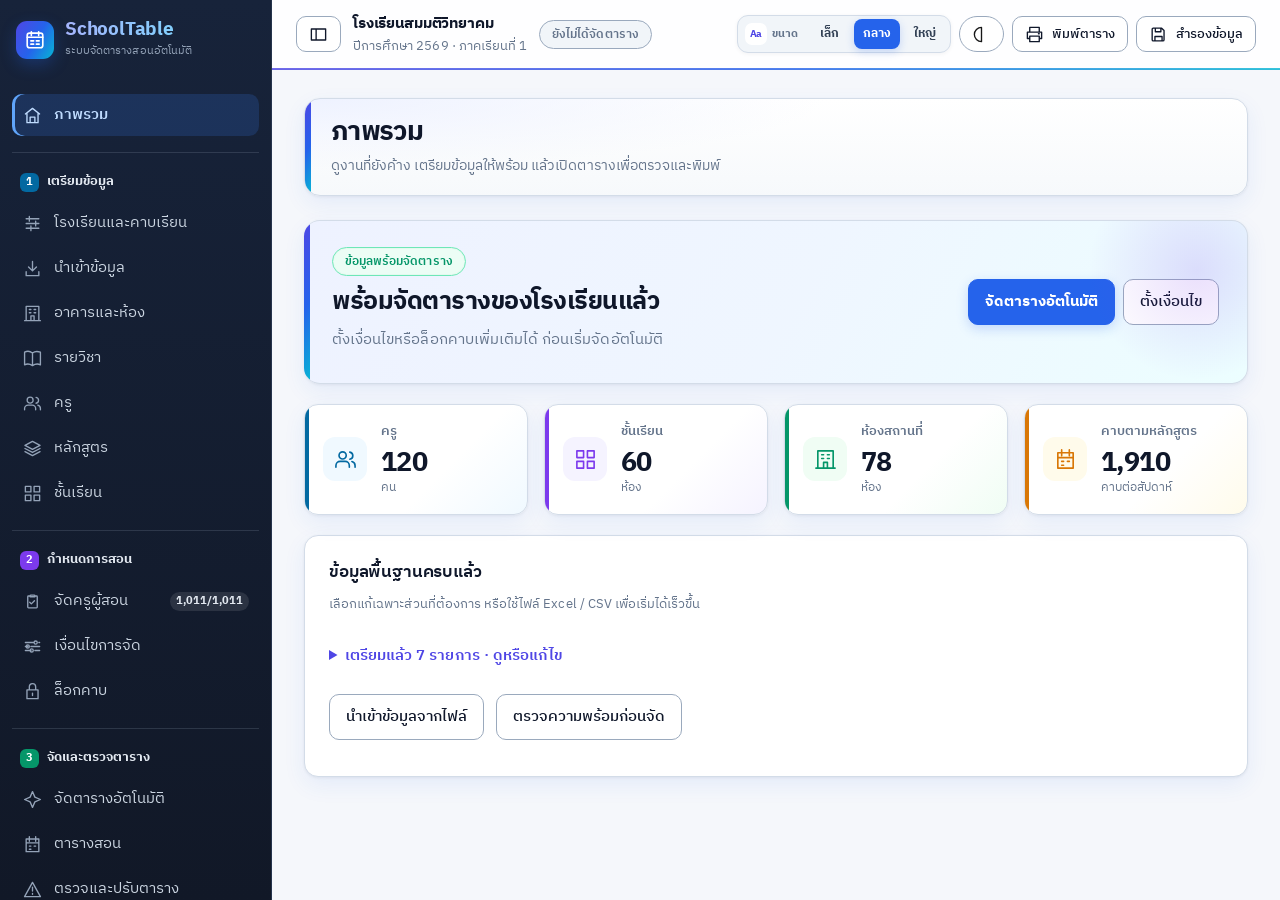
<file: index.html>
<!DOCTYPE html>
<html lang="th">
<head>
<meta charset="utf-8">
<meta name="viewport" content="width=device-width, initial-scale=1">
<title>SchoolTable — ระบบจัดตารางสอนอัตโนมัติ</title>
<link rel="preconnect" href="https://fonts.googleapis.com">
<link rel="preconnect" href="https://fonts.gstatic.com" crossorigin>
<link rel="stylesheet" href="https://fonts.googleapis.com/css2?family=IBM+Plex+Sans+Thai:wght@400;500;600;700&display=swap">
<link rel="stylesheet" href="css/app.css?v=0.5.7">
<link rel="stylesheet" href="css/print.css?v=0.4.4">
<link rel="stylesheet" href="css/ux.css?v=0.5.7">
<link rel="stylesheet" href="css/theme.css?v=0.5.20">
<script>
/* กำหนดธีมและขนาดหน้าจอก่อนวาดหน้า เพื่อไม่ให้หน้าจอกะพริบตอนเปิด */
(function () {
  var pref = 'system';
  try { pref = localStorage.getItem('schooltable.theme') || 'system'; } catch (e) { }
  var dark = pref === 'dark' || (pref === 'system' &&
    typeof matchMedia === 'function' && matchMedia('(prefers-color-scheme: dark)').matches);
  document.documentElement.setAttribute('data-theme', dark ? 'dark' : 'light');
  var uiSize = 'medium';
  try { uiSize = localStorage.getItem('schooltable.uiSize') || 'medium'; } catch (e2) { }
  if (['small', 'medium', 'large'].indexOf(uiSize) === -1) uiSize = 'medium';
  document.documentElement.setAttribute('data-ui-size', uiSize);
})();
</script>
</head>
<body>

<div class="app" id="app">
  <aside class="sidebar" id="sidebar">
    <div class="sidebar__brand">
      <span class="sidebar__logo" aria-hidden="true">
        <svg viewBox="0 0 24 24" fill="none" stroke="currentColor" stroke-width="1.8" stroke-linecap="round" stroke-linejoin="round"><rect x="3.5" y="4.5" width="17" height="16" rx="2.5"></rect><path d="M3.5 9h17M8 3v4M16 3v4"></path><path d="M7.5 13h3M13.5 13h3M7.5 16.5h3M13.5 16.5h3"></path></svg>
      </span>
      <div class="sidebar__brand-text">
        <div class="sidebar__brand-name">SchoolTable</div>
        <div class="sidebar__brand-sub">ระบบจัดตารางสอนอัตโนมัติ</div>
      </div>
    </div>
    <nav class="sidebar__nav" id="sidebarNav" aria-label="เมนูหลัก"></nav>
  </aside>

  <div class="main">
    <header class="topbar no-print">
      <button type="button" class="btn btn--sm topbar__menu" id="btnMenu" aria-label="ยุบเมนู" aria-controls="sidebar" aria-expanded="true">☰ เมนู</button>
      <div>
        <div class="topbar__school" id="topSchool">โรงเรียน</div>
        <div class="topbar__meta" id="topTerm">ปีการศึกษา — ภาคเรียน —</div>
      </div>
      <span id="topStatus"></span>
      <div class="topbar__spacer"></div>
      <div class="topbar__actions">
        <div class="ui-scale-control" role="group" aria-label="ปรับขนาดหน้าการทำงาน">
          <span class="ui-scale-control__label"><span class="ui-scale-control__mark" aria-hidden="true">Aa</span><span>ขนาด</span></span>
          <button type="button" class="ui-scale-btn" data-ui-size="small" aria-pressed="false" title="แสดงผลขนาดเล็ก">เล็ก</button>
          <button type="button" class="ui-scale-btn" data-ui-size="medium" aria-pressed="true" title="แสดงผลขนาดกลาง">กลาง</button>
          <button type="button" class="ui-scale-btn" data-ui-size="large" aria-pressed="false" title="แสดงผลขนาดใหญ่">ใหญ่</button>
        </div>
        <button type="button" class="btn btn--sm theme-toggle" id="btnTheme" aria-label="สลับธีม">
          <span class="theme-toggle__icon" id="themeIcon" aria-hidden="true">🌓</span>
        </button>
        <button type="button" class="btn btn--sm" id="btnTopPrint">🖨 พิมพ์ตาราง</button>
        <button type="button" class="btn btn--sm" id="btnTopBackup">💾 สำรองข้อมูล</button>
      </div>
    </header>
    <main class="content" id="content" tabindex="-1"></main>
  </div>
</div>

<div id="toastHost" aria-live="polite"></div>
<div id="printRoot"></div>

<script src="js/util.js"></script>
<script src="js/store.js?v=0.5.1"></script>
<script src="js/model.js?v=0.5.2"></script>
<script src="js/mockdata.js?v=0.5.1"></script>
<script src="js/scheduler.js"></script>
<script src="js/xlsx.js"></script>
<script src="js/printing.js"></script>
<script src="js/components.js?v=0.4.8"></script>
<script src="js/ux.js?v=0.3.3"></script>
<script src="js/help.js?v=0.5.1"></script>
<script src="js/pages/overview.js"></script>
<script src="js/pages/settings.js"></script>
<script src="js/pages/rooms.js"></script>
<script src="js/pages/subjects.js?v=0.5.1"></script>
<script src="js/pages/teachers.js?v=0.4.8"></script>
<script src="js/pages/curriculum.js?v=0.5.1"></script>
<script src="js/pages/sections.js?v=0.5.14"></script>
<script src="js/pages/assignments.js?v=0.4.9"></script>
<script src="js/pages/conditions.js?v=0.3.7"></script>
  <script src="js/pages/locks.js?v=0.1.9"></script>
<script src="js/pages/generate.js?v=0.5.1"></script>
<script src="js/pages/timetable.js?v=0.5.12"></script>
<script src="js/pages/issues.js?v=0.3.4"></script>
<script src="js/pages/print.js"></script>
<script src="js/pages/history.js"></script>
<script src="js/pages/import.js?v=0.5.5"></script>
<script src="js/app.js?v=0.5.2"></script>
</body>
</html>
</file>
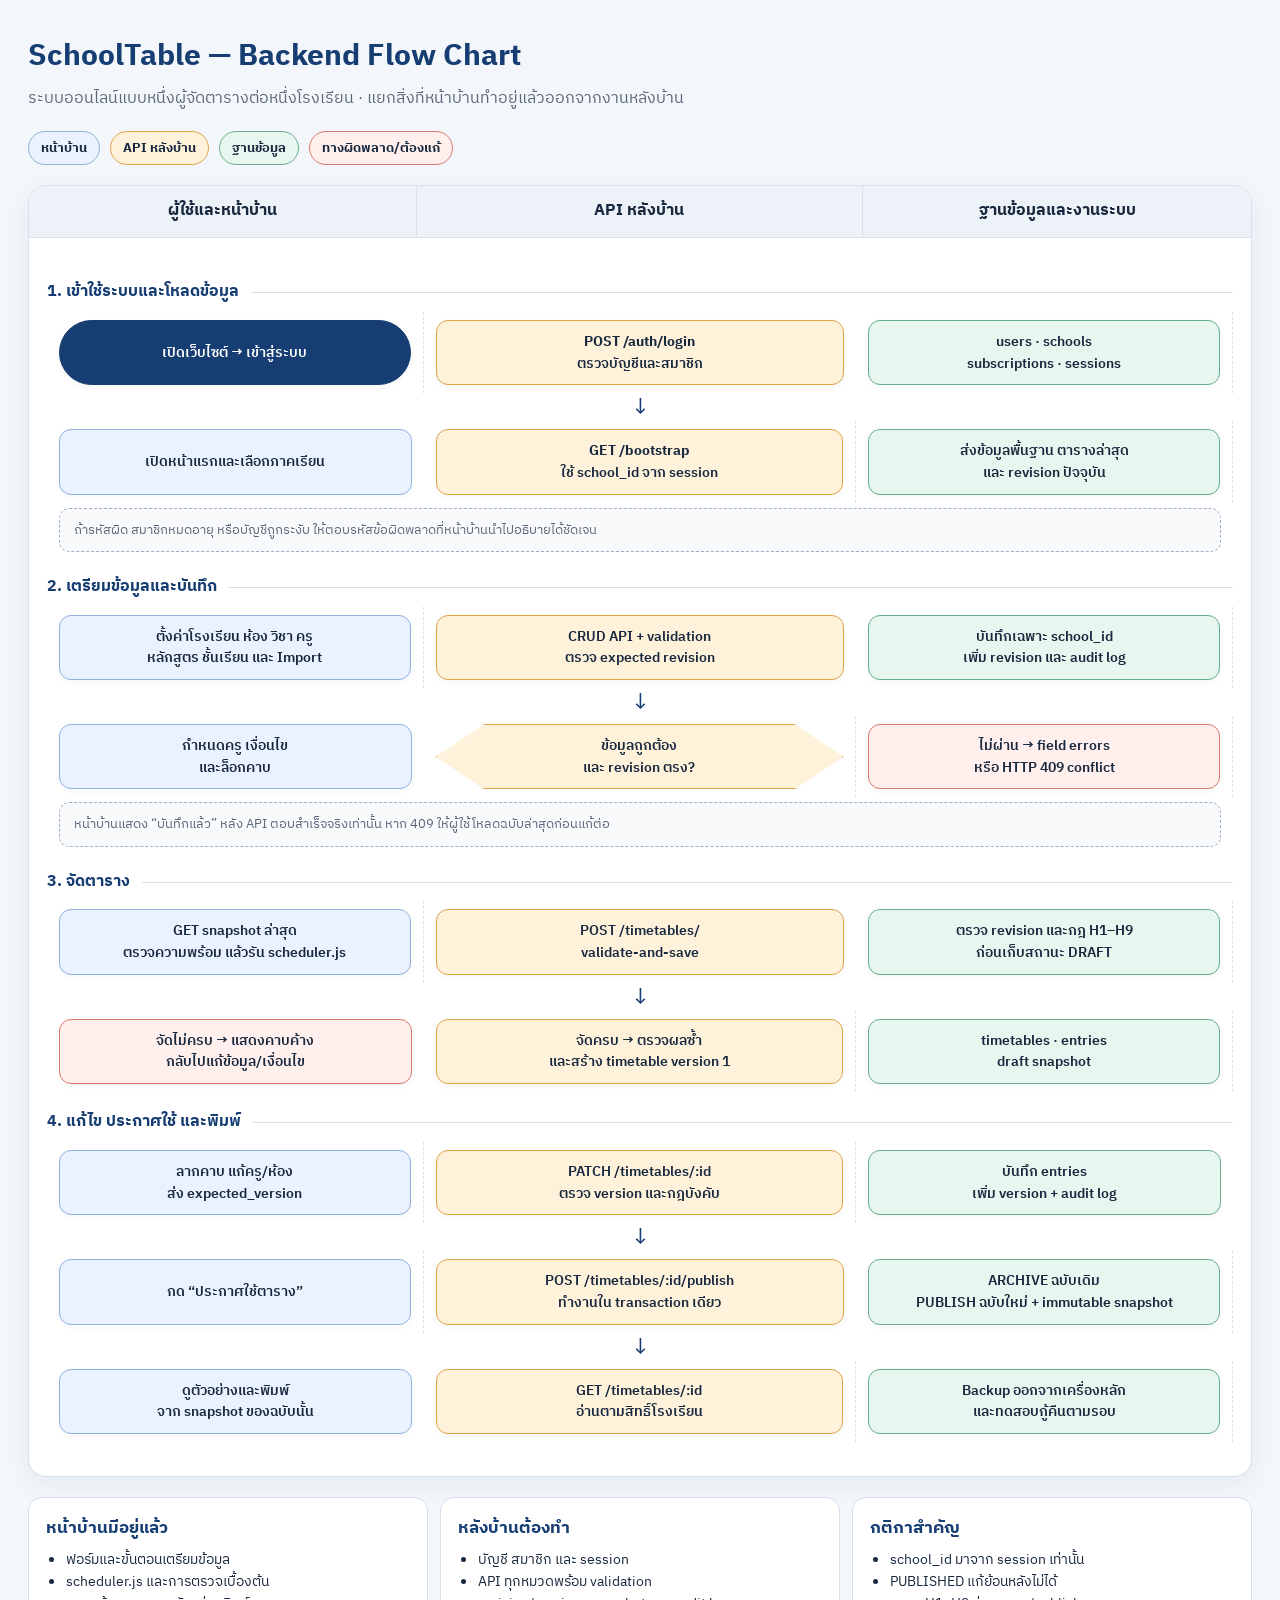
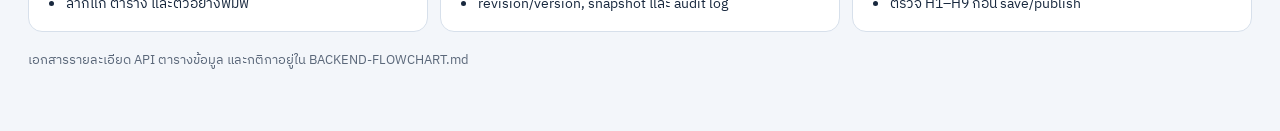
<file: backend-flowchart.html>
<!doctype html>
<html lang="th">
<head>
<meta charset="utf-8">
<meta name="viewport" content="width=device-width,initial-scale=1">
<title>SchoolTable — Backend Flow Chart</title>
<link rel="preconnect" href="https://fonts.googleapis.com">
<link rel="preconnect" href="https://fonts.gstatic.com" crossorigin>
<link rel="stylesheet" href="https://fonts.googleapis.com/css2?family=IBM+Plex+Sans+Thai:wght@400;500;600;700&display=swap">
<style>
:root{--navy:#173e72;--blue:#eaf2ff;--blue-line:#8fb2df;--orange:#fff2db;--orange-line:#dfa448;--green:#e7f6ef;--green-line:#68ae8b;--red:#fff0ee;--red-line:#d9786d;--ink:#18283e;--muted:#5b687a;--bg:#f3f6fa;--line:#d7e0eb}
*{box-sizing:border-box}body{margin:0;background:var(--bg);color:var(--ink);font-family:"IBM Plex Sans Thai","Noto Sans Thai","Leelawadee UI",Tahoma,sans-serif;line-height:1.55}.page{max-width:1500px;margin:auto;padding:34px 28px 60px}h1{font-size:30px;margin:0 0 6px;color:var(--navy)}.subtitle{color:var(--muted);margin-bottom:20px}.legend{display:flex;gap:10px;flex-wrap:wrap;margin-bottom:20px}.tag{padding:6px 12px;border-radius:999px;border:1px solid;font-size:13px;font-weight:700}.front{background:var(--blue);border-color:var(--blue-line)}.back{background:var(--orange);border-color:var(--orange-line)}.data{background:var(--green);border-color:var(--green-line)}.error{background:var(--red);border-color:var(--red-line)}
.board{background:white;border:1px solid var(--line);border-radius:18px;box-shadow:0 6px 24px #173e7210;overflow:hidden}.lanes{display:grid;grid-template-columns:1fr 1.15fr 1fr;background:#edf2f8;border-bottom:1px solid var(--line);position:sticky;top:0;z-index:2}.lane{padding:13px 16px;text-align:center;font-weight:700;border-right:1px solid var(--line)}.lane:last-child{border:0}.flow{display:grid;grid-template-columns:1fr 1.15fr 1fr;gap:0;padding:24px 18px 34px;position:relative}.cell{min-height:66px;padding:8px 12px;position:relative;border-right:1px dashed #d9e1eb}.cell:nth-child(3n){border-right:0}.node{height:100%;min-height:54px;border:1.5px solid;border-radius:12px;padding:10px 13px;display:flex;align-items:center;justify-content:center;text-align:center;font-size:14px;font-weight:600;box-shadow:0 2px 6px #18283e0b}.node.front{border-color:var(--blue-line)}.node.back{border-color:var(--orange-line)}.node.data{border-color:var(--green-line)}.node.error{border-color:var(--red-line);font-weight:600}.node.start{border-radius:999px;background:var(--navy);border-color:var(--navy);color:white}.arrow{text-align:center;color:var(--navy);font-size:23px;height:28px;line-height:28px;grid-column:1/-1}.phase{grid-column:1/-1;margin:18px 0 7px;display:flex;align-items:center;gap:12px;color:var(--navy);font-weight:700}.phase:after{content:"";height:1px;background:var(--line);flex:1}.decision{clip-path:polygon(12% 0,88% 0,100% 50%,88% 100%,12% 100%,0 50%);border-radius:0;padding-left:22px;padding-right:22px}.span2{grid-column:span 2}.note{grid-column:1/-1;background:#f8fafc;border:1px dashed #9fb0c5;border-radius:10px;padding:11px 14px;color:var(--muted);font-size:13px;margin:5px 12px}.callout{margin-top:20px;display:grid;grid-template-columns:repeat(3,1fr);gap:12px}.callout article{background:white;border:1px solid var(--line);border-radius:14px;padding:17px}.callout h2{font-size:17px;margin:0 0 8px;color:var(--navy)}.callout ul{margin:0;padding-left:20px;font-size:14px}.foot{margin-top:18px;color:var(--muted);font-size:13px}.api{font-family:Consolas,monospace;background:#18283e;color:white;border-radius:5px;padding:1px 5px;font-size:12px}
@media(max-width:800px){.page{padding:18px 10px}.board{overflow:auto}.lanes,.flow{min-width:850px}.callout{grid-template-columns:1fr}h1{font-size:24px}}
@media print{body{background:white}.page{max-width:none;padding:8px}.board{box-shadow:none}.lanes{position:static}.callout{break-before:page}}
</style>
</head>
<body><main class="page">
<h1>SchoolTable — Backend Flow Chart</h1>
<div class="subtitle">ระบบออนไลน์แบบหนึ่งผู้จัดตารางต่อหนึ่งโรงเรียน · แยกสิ่งที่หน้าบ้านทำอยู่แล้วออกจากงานหลังบ้าน</div>
<div class="legend"><span class="tag front">หน้าบ้าน</span><span class="tag back">API หลังบ้าน</span><span class="tag data">ฐานข้อมูล</span><span class="tag error">ทางผิดพลาด/ต้องแก้</span></div>
<section class="board">
  <div class="lanes"><div class="lane">ผู้ใช้และหน้าบ้าน</div><div class="lane">API หลังบ้าน</div><div class="lane">ฐานข้อมูลและงานระบบ</div></div>
  <div class="flow">
    <div class="phase">1. เข้าใช้ระบบและโหลดข้อมูล</div>
    <div class="cell"><div class="node start">เปิดเว็บไซต์ → เข้าสู่ระบบ</div></div>
    <div class="cell"><div class="node back"><span><b>POST /auth/login</b><br>ตรวจบัญชีและสมาชิก</span></div></div>
    <div class="cell"><div class="node data">users · schools<br>subscriptions · sessions</div></div>
    <div class="arrow">↓</div>
    <div class="cell"><div class="node front">เปิดหน้าแรกและเลือกภาคเรียน</div></div>
    <div class="cell"><div class="node back"><span><b>GET /bootstrap</b><br>ใช้ school_id จาก session</span></div></div>
    <div class="cell"><div class="node data">ส่งข้อมูลพื้นฐาน ตารางล่าสุด<br>และ revision ปัจจุบัน</div></div>
    <div class="note">ถ้ารหัสผิด สมาชิกหมดอายุ หรือบัญชีถูกระงับ ให้ตอบรหัสข้อผิดพลาดที่หน้าบ้านนำไปอธิบายได้ชัดเจน</div>

    <div class="phase">2. เตรียมข้อมูลและบันทึก</div>
    <div class="cell"><div class="node front">ตั้งค่าโรงเรียน ห้อง วิชา ครู<br>หลักสูตร ชั้นเรียน และ Import</div></div>
    <div class="cell"><div class="node back">CRUD API + validation<br>ตรวจ expected revision</div></div>
    <div class="cell"><div class="node data">บันทึกเฉพาะ school_id<br>เพิ่ม revision และ audit log</div></div>
    <div class="arrow">↓</div>
    <div class="cell"><div class="node front">กำหนดครู เงื่อนไข<br>และล็อกคาบ</div></div>
    <div class="cell"><div class="node decision back">ข้อมูลถูกต้อง<br>และ revision ตรง?</div></div>
    <div class="cell"><div class="node error">ไม่ผ่าน → field errors<br>หรือ HTTP 409 conflict</div></div>
    <div class="note">หน้าบ้านแสดง “บันทึกแล้ว” หลัง API ตอบสำเร็จจริงเท่านั้น หาก 409 ให้ผู้ใช้โหลดฉบับล่าสุดก่อนแก้ต่อ</div>

    <div class="phase">3. จัดตาราง</div>
    <div class="cell"><div class="node front">GET snapshot ล่าสุด<br>ตรวจความพร้อม แล้วรัน scheduler.js</div></div>
    <div class="cell"><div class="node back">POST /timetables/<br>validate-and-save</div></div>
    <div class="cell"><div class="node data">ตรวจ revision และกฎ H1–H9<br>ก่อนเก็บสถานะ DRAFT</div></div>
    <div class="arrow">↓</div>
    <div class="cell"><div class="node error">จัดไม่ครบ → แสดงคาบค้าง<br>กลับไปแก้ข้อมูล/เงื่อนไข</div></div>
    <div class="cell"><div class="node back">จัดครบ → ตรวจผลซ้ำ<br>และสร้าง timetable version 1</div></div>
    <div class="cell"><div class="node data">timetables · entries<br>draft snapshot</div></div>

    <div class="phase">4. แก้ไข ประกาศใช้ และพิมพ์</div>
    <div class="cell"><div class="node front">ลากคาบ แก้ครู/ห้อง<br>ส่ง expected_version</div></div>
    <div class="cell"><div class="node back">PATCH /timetables/:id<br>ตรวจ version และกฎบังคับ</div></div>
    <div class="cell"><div class="node data">บันทึก entries<br>เพิ่ม version + audit log</div></div>
    <div class="arrow">↓</div>
    <div class="cell"><div class="node front">กด “ประกาศใช้ตาราง”</div></div>
    <div class="cell"><div class="node back">POST /timetables/:id/publish<br>ทำงานใน transaction เดียว</div></div>
    <div class="cell"><div class="node data">ARCHIVE ฉบับเดิม<br>PUBLISH ฉบับใหม่ + immutable snapshot</div></div>
    <div class="arrow">↓</div>
    <div class="cell"><div class="node front">ดูตัวอย่างและพิมพ์<br>จาก snapshot ของฉบับนั้น</div></div>
    <div class="cell"><div class="node back">GET /timetables/:id<br>อ่านตามสิทธิ์โรงเรียน</div></div>
    <div class="cell"><div class="node data">Backup ออกจากเครื่องหลัก<br>และทดสอบกู้คืนตามรอบ</div></div>
  </div>
</section>
<section class="callout">
  <article><h2>หน้าบ้านมีอยู่แล้ว</h2><ul><li>ฟอร์มและขั้นตอนเตรียมข้อมูล</li><li>scheduler.js และการตรวจเบื้องต้น</li><li>ลากแก้ ตาราง และตัวอย่างพิมพ์</li></ul></article>
  <article><h2>หลังบ้านต้องทำ</h2><ul><li>บัญชี สมาชิก และ session</li><li>API ทุกหมวดพร้อม validation</li><li>revision/version, snapshot และ audit log</li></ul></article>
  <article><h2>กติกาสำคัญ</h2><ul><li>school_id มาจาก session เท่านั้น</li><li>PUBLISHED แก้ย้อนหลังไม่ได้</li><li>ตรวจ H1–H9 ก่อน save/publish</li></ul></article>
</section>
<div class="foot">เอกสารรายละเอียด API ตารางข้อมูล และกติกาอยู่ใน BACKEND-FLOWCHART.md</div>
</main></body></html>
</file>
<file: css/app.css>
/* ============================================================
   SchoolTable — app.css
   ธีม Minimalist · โครงสีกลางเรียบ เว้นวรรคโปร่ง
   พื้นหน้าเป็นเทา การ์ดเป็นขาว + เส้นขอบชัด + เงาบาง เพื่อให้แยกแต่ละกล่องได้ง่าย
   ใช้สีเฉพาะจุดที่สื่อความหมาย (สถานะ/คำเตือน/สีประจำวิชา)
   ============================================================ */
:root {
  /* ฟอนต์หน้าจอชุดเดียวทั้งระบบ — มีชุดสำรองภาษาไทยเมื่อออฟไลน์ */
  --font-ui: "IBM Plex Sans Thai", "Noto Sans Thai", "Leelawadee UI", Tahoma, sans-serif;
  /* พื้นผิวและเส้น */
  --bg: #eceef2;
  --surface: #ffffff;
  --surface-2: #f4f6f9;
  --surface-3: #e4e8ee;
  --line: #d2d8e0;
  --line-2: #b7bfcb;

  /* ตัวอักษร */
  --ink: #11141a;
  --ink-2: #39414d;
  --muted: #646d7a;

  /* สีหลัก — ใช้โทนหมึกเพื่อความเรียบ */
  --primary: #171c24;
  --primary-hover: #2c3442;
  --primary-dark: #0b0e13;
  --primary-light: #e7ebf1;
  --primary-line: #a9b2c0;
  --on-primary: #ffffff;

  /* สีสถานะ — โทนอ่อน ใช้เท่าที่จำเป็น */
  --info: #1f4fa8;
  --info-bg: #eaf1fb;
  --info-line: #bcd3f0;
  --success: #0a6c53;
  --success-bg: #e7f6f1;
  --success-line: #a6dbca;
  --warning: #8a5a00;
  --warning-bg: #fdf3e0;
  --warning-line: #eed399;
  --danger: #a81f16;
  --danger-bg: #fdeceb;
  --danger-line: #f2bcb6;
  --locked: #4b3fa6;
  --locked-bg: #eeecfb;
  --locked-line: #c8c1ef;

  /* รูปทรง */
  --radius: 10px;
  --radius-card: 10px;
  --radius-btn: 8px;
  --radius-cell: 6px;
  --radius-pill: 999px;
  --sidebar-w: 236px;

  /* เงา — เบามาก เน้นใช้เส้นแทน */
  --shadow-card: 0 1px 2px rgba(17, 20, 26, .06), 0 1px 3px rgba(17, 20, 26, .10);
  --shadow-pop: 0 6px 18px rgba(17, 20, 26, .10), 0 1px 3px rgba(17, 20, 26, .08);
  --shadow-modal: 0 24px 64px rgba(15, 15, 20, .18), 0 2px 8px rgba(15, 15, 20, .06);

  --toast-bg: #171c24;
  --toast-ink: #ffffff;
}

* { box-sizing: border-box; }

html, body {
  margin: 0; padding: 0;
  background: var(--bg);
  color: var(--ink);
  font-family: var(--font-ui);
  font-size: 14px;
  line-height: 1.6;
  overflow-x: hidden;
  -webkit-font-smoothing: antialiased;
  -moz-osx-font-smoothing: grayscale;
}

h1, h2, h3, h4 { margin: 0; font-weight: 600; letter-spacing: -.01em; }
p { margin: 0 0 8px; }
a { color: var(--ink); text-underline-offset: 2px; }
a:hover { opacity: .7; }

/* ---------- โครงหน้า ---------- */
.app { display: flex; min-height: 100vh; }

.sidebar {
  width: var(--sidebar-w);
  flex: 0 0 var(--sidebar-w);
  background: var(--surface);
  border-right: 1px solid var(--line);
  color: var(--ink-2);
  display: flex; flex-direction: column;
  position: sticky; top: 0; height: 100vh; overflow-y: auto;
}
.sidebar__brand { padding: 22px 18px 16px; }
.sidebar__brand-name {
  color: var(--ink); font-size: 16px; font-weight: 600; letter-spacing: -.015em;
}
.sidebar__brand-sub { font-size: 11px; color: var(--muted); margin-top: 1px; }
.sidebar__nav { padding: 4px 10px 28px; }
.nav-group { margin-top: 18px; }
.nav-group__label {
  font-size: 11px; color: var(--muted); letter-spacing: .02em;
  padding: 4px 10px; margin-bottom: 2px;
}
.nav-item {
  display: flex; align-items: center; gap: 10px;
  width: 100%; text-align: left;
  padding: 7px 10px; margin: 1px 0;
  background: transparent; border: 0; border-radius: var(--radius-btn);
  color: var(--ink-2); font: inherit; cursor: pointer;
  transition: background .12s ease, color .12s ease;
}
.nav-item:hover { background: var(--surface-2); color: var(--ink); }
.nav-item.is-active { background: var(--surface-3); color: var(--ink); font-weight: 600; }
.nav-item__icon {
  width: 18px; text-align: center; font-size: 13px;
  filter: grayscale(1); opacity: .5;            /* ไอคอนโทนเดียว ให้เมนูสงบตา */
}
.nav-item:hover .nav-item__icon { opacity: .75; }
.nav-item.is-active .nav-item__icon { opacity: .95; }
.nav-item__text { flex: 1; }
.nav-item__badge {
  background: var(--surface-3); color: var(--ink-2);
  border-radius: var(--radius-pill); padding: 0 7px;
  font-size: 11px; font-weight: 600; white-space: nowrap;
  font-variant-numeric: tabular-nums;
}
.nav-item__badge--danger { background: var(--danger-bg); color: var(--danger); }
.nav-item__badge--warning { background: var(--warning-bg); color: var(--warning); }
.nav-item--primary {
  background: var(--primary); color: var(--on-primary); font-weight: 600; margin-top: 4px;
}
.nav-item--primary .nav-item__icon { opacity: 1; }
.nav-item--primary:hover { background: var(--primary-hover); color: var(--on-primary); }

.main { flex: 1; min-width: 0; display: flex; flex-direction: column; }

.topbar {
  background: var(--surface); border-bottom: 1px solid var(--line);
  padding: 12px 24px; display: flex; align-items: center; gap: 16px;
  position: sticky; top: 0; z-index: 20; flex-wrap: wrap;
}
.topbar__menu { display: none !important; }
.topbar__school { font-weight: 600; font-size: 14px; letter-spacing: -.01em; }
.topbar__meta { color: var(--muted); font-size: 12px; }
.topbar__spacer { flex: 1; }
.topbar__actions { display: flex; gap: 8px; align-items: center; }

.content { padding: 28px 24px 48px; max-width: 1480px; width: 100%; }

.page-header { margin-bottom: 24px; display: flex; align-items: flex-start; gap: 16px; flex-wrap: wrap; }
.page-header__text { flex: 1; min-width: 240px; }
.page-header h1 { font-size: 22px; letter-spacing: -.02em; }
.page-header__desc { color: var(--muted); margin-top: 4px; font-size: 13px; }
.page-header__actions { display: flex; gap: 8px; flex-wrap: wrap; }

/* ---------- ปุ่ม ---------- */
.btn {
  display: inline-flex; align-items: center; justify-content: center; gap: 6px;
  padding: 8px 14px; border-radius: var(--radius-btn);
  border: 1px solid var(--line-2); background: var(--surface); color: var(--ink);
  font: inherit; font-weight: 500; cursor: pointer; white-space: nowrap;
  transition: background .12s ease, border-color .12s ease, opacity .12s ease;
}
.btn:hover { background: var(--brand-050); border-color: var(--brand); color: var(--brand); }
.btn:focus-visible { outline: 2px solid var(--primary); outline-offset: 2px; }
.btn--primary { background: var(--primary); border-color: var(--primary); color: var(--on-primary); font-weight: 600; }
.btn--primary:hover { background: var(--primary-hover); border-color: var(--primary-hover); }
.btn--danger { background: var(--danger); border-color: var(--danger); color: #fff; font-weight: 600; }
.btn--danger:hover { background: #99231b; border-color: #99231b; }
.btn--ghost { background: transparent; border-color: transparent; color: var(--ink-2); }
.btn--ghost:hover { background: var(--surface-2); border-color: transparent; }
.btn--sm { padding: 5px 10px; font-size: 12px; }
.btn--lg { padding: 12px 24px; font-size: 15px; }
.btn--block { width: 100%; }
.btn[disabled], .btn.is-disabled { opacity: .45; cursor: not-allowed; }
.btn[disabled]:hover, .btn.is-disabled:hover { background: var(--surface); border-color: var(--line-2); }

.btn-hero {
  display: flex; flex-direction: column; align-items: center; justify-content: center; gap: 6px;
  padding: 26px 28px; font-size: 18px; font-weight: 600; letter-spacing: -.01em;
  border-radius: var(--radius-card);
  background: var(--primary); border: 1px solid var(--primary); color: var(--on-primary);
  cursor: pointer; width: 100%;
  transition: background .14s ease;
}
.btn-hero:hover { background: var(--primary-hover); }
.btn-hero:focus-visible { outline: 2px solid var(--primary); outline-offset: 3px; }
.btn-hero[disabled] {
  background: var(--surface-2); border-color: var(--line-2); color: var(--muted); cursor: not-allowed;
}
.btn-hero__sub { font-size: 12px; font-weight: 400; opacity: .75; }

/* ---------- การ์ด ---------- */
.card {
  background: var(--surface); border: 1px solid var(--line);
  border-radius: var(--radius-card); box-shadow: var(--shadow-card);
  padding: 20px; margin-bottom: 16px;
}
.card__title { font-size: 15px; font-weight: 600; margin-bottom: 4px; letter-spacing: -.01em; }
.card__desc { color: var(--muted); font-size: 12px; margin-bottom: 14px; }
.grid { display: grid; gap: 16px; }
.grid--2 { grid-template-columns: repeat(2, minmax(0, 1fr)); }
.grid--3 { grid-template-columns: repeat(3, minmax(0, 1fr)); }
.grid--4 { grid-template-columns: repeat(4, minmax(0, 1fr)); }
.grid--side { grid-template-columns: minmax(0, 1fr) 340px; }
@media (max-width: 1100px) {
  .grid--3, .grid--4, .grid--side { grid-template-columns: repeat(2, minmax(0, 1fr)); }
}
@media (max-width: 720px) {
  .grid--2, .grid--3, .grid--4, .grid--side { grid-template-columns: minmax(0, 1fr); }
}

.stat {
  background: var(--surface); border: 1px solid var(--line);
  border-radius: var(--radius-card); padding: 18px 20px; box-shadow: var(--shadow-card);
}
.stat__label { color: var(--muted); font-size: 12px; }
.stat__value {
  font-size: 28px; font-weight: 600; line-height: 1.25; letter-spacing: -.02em;
  font-variant-numeric: tabular-nums; margin-top: 2px;
}
.stat__hint { font-size: 11px; color: var(--muted); }

/* ---------- ฟอร์ม ---------- */
.field { margin-bottom: 14px; }
.field__label { display: block; font-weight: 500; margin-bottom: 5px; font-size: 13px; color: var(--ink-2); }
.field__hint { font-size: 11px; color: var(--muted); margin-top: 4px; }
.field__error { font-size: 12px; color: var(--danger); margin-top: 4px; font-weight: 500; }
.form-grid { display: grid; grid-template-columns: repeat(2, minmax(0, 1fr)); gap: 0 16px; }
@media (max-width: 640px) { .form-grid { grid-template-columns: minmax(0, 1fr); } }

.input, .select, .textarea {
  width: 100%; padding: 8px 11px; border: 1px solid var(--line-2);
  border-radius: var(--radius-btn); font: inherit;
  background: var(--surface); color: var(--ink);
  transition: border-color .12s ease, box-shadow .12s ease;
}
.input::placeholder, .textarea::placeholder { color: var(--muted); }
.input:hover, .select:hover, .textarea:hover { border-color: var(--primary-line); }
.input:focus, .select:focus, .textarea:focus {
  outline: none; border-color: var(--primary);
  box-shadow: 0 0 0 3px var(--primary-light);
}
.input--invalid { border-color: var(--danger); }
.input--invalid:focus { box-shadow: 0 0 0 3px var(--danger-bg); }
.checkline { display: flex; align-items: center; gap: 9px; margin: 6px 0; }
.checkline input[type="checkbox"], .checkline input[type="radio"] { accent-color: var(--primary); }
.chipset { display: flex; flex-wrap: wrap; gap: 6px; }
.chip {
  display: inline-flex; align-items: center; gap: 5px;
  border: 1px solid var(--line-2); border-radius: var(--radius-pill); padding: 4px 12px;
  background: var(--surface); cursor: pointer; font-size: 12px; font-weight: 500; color: var(--muted);
  transition: background .12s ease, color .12s ease, border-color .12s ease;
}
.chip:hover { border-color: var(--primary-line); color: var(--ink-2); }
.chip.is-on { background: var(--primary); border-color: var(--primary); color: var(--on-primary); font-weight: 600; }
.chip input { display: none; }

/* ---------- ตารางรายการ ---------- */
.table-tools { display: flex; gap: 8px; flex-wrap: wrap; align-items: center; margin-bottom: 14px; }
.table-tools .input, .table-tools .select { width: auto; min-width: 160px; }
.table-wrap {
  overflow-x: auto; border: 1px solid var(--line);
  border-radius: var(--radius-card); background: var(--surface); box-shadow: var(--shadow-card);
}
table.data { width: 100%; border-collapse: collapse; font-size: 13px; }
table.data th, table.data td {
  padding: 10px 12px; border-bottom: 1px solid var(--line); text-align: left; vertical-align: middle;
}
table.data th {
  background: var(--surface-2); color: var(--ink-2); font-weight: 600; font-size: 12px;
  position: sticky; top: 0; z-index: 1; border-bottom: 2px solid var(--line-2);
}
table.data tbody tr:last-child td { border-bottom: 0; }
table.data tbody tr { transition: background-color 0.15s ease-out; }
table.data tbody tr:nth-child(odd) { background: var(--surface); }
table.data tbody tr:nth-child(even) { background: var(--surface-2); }
table.data tbody tr:hover { background: var(--surface-3); }
table.data td.num, table.data th.num { text-align: right; font-variant-numeric: tabular-nums; }
.row-actions { display: flex; gap: 6px; }

.badge {
  display: inline-flex; align-items: center; gap: 5px;
  border-radius: var(--radius-pill); padding: 4px 12px; font-size: 12px; font-weight: 700;
  border: 1.5px solid; white-space: nowrap; transition: all 0.2s ease-out;
}
.badge--info { color: var(--info); border-color: var(--info-line); background: var(--info-bg); }
.badge--success { color: var(--success); border-color: var(--success-line); background: var(--success-bg); }
.badge--warning { color: var(--warning); border-color: var(--warning-line); background: var(--warning-bg); }
.badge--danger { color: var(--danger); border-color: var(--danger-line); background: var(--danger-bg); }
.badge--locked { color: var(--locked); border-color: var(--locked-line); background: var(--locked-bg); }
.badge--muted { color: var(--muted); border-color: var(--line-2); background: var(--surface-2); }
.dot { width: 8px; height: 8px; border-radius: 50%; display: inline-block; }

/* ---------- แถบภาระงาน ---------- */
.bar { height: 6px; border-radius: var(--radius-pill); background: var(--surface-3); overflow: hidden; min-width: 90px; }
.bar__fill { height: 100%; background: var(--ink-2); border-radius: var(--radius-pill); }
.bar__fill--warn { background: var(--warning); }
.bar__fill--over { background: var(--danger); }
.workload { display: flex; align-items: center; gap: 10px; }
.workload__text { font-variant-numeric: tabular-nums; font-size: 12px; white-space: nowrap; color: var(--ink-2); }
.daychips { display: inline-flex; gap: 3px; }
.daychip {
  width: 22px; height: 20px; line-height: 19px; text-align: center;
  border-radius: 5px; font-size: 11px; font-weight: 600;
  background: var(--surface-3); color: var(--ink-2); border: 1px solid transparent;
}
.daychip--off { background: transparent; color: #c7c7cf; border-color: var(--line); text-decoration: line-through; }

/* ---------- ความพร้อม ---------- */
.readiness { display: flex; flex-direction: column; gap: 6px; }
.readiness__item {
  display: flex; align-items: center; gap: 12px;
  border: 1px solid var(--line); border-radius: var(--radius-btn);
  padding: 10px 12px; background: var(--surface);
}
.readiness__mark {
  width: 22px; height: 22px; border-radius: 50%; flex: 0 0 22px;
  display: flex; align-items: center; justify-content: center; font-weight: 600; font-size: 12px;
  background: var(--surface-2); color: var(--muted); border: 1px solid var(--line-2);
}
.readiness__item.is-done .readiness__mark {
  background: var(--success-bg); color: var(--success); border-color: var(--success-line);
}
.readiness__label { flex: 1; font-weight: 500; }
.readiness__detail { font-size: 12px; color: var(--muted); font-weight: 400; display: block; }

/* ---------- ตารางสัปดาห์ ---------- */
.tt-scroll {
  overflow-x: auto; border: 1px solid var(--line);
  border-radius: var(--radius-card); background: var(--surface); box-shadow: var(--shadow-card);
}
table.timetable { border-collapse: collapse; width: 100%; min-width: 900px; table-layout: fixed; }
table.timetable th, table.timetable td { border: 1px solid var(--line-2); padding: 0; }
table.timetable thead th {
  background: var(--surface-2); color: var(--ink-2);
  font-size: 11px; font-weight: 600; padding: 8px 4px; text-align: center;
}
table.timetable th.tt-daycol {
  width: 92px; background: var(--surface-2); font-size: 12px; color: var(--ink-2); font-weight: 600;
}
table.timetable td { height: 64px; vertical-align: top; }
.tt-periodhead { display: flex; flex-direction: column; line-height: 1.3; }
.tt-periodhead__time { font-weight: 400; font-size: 10px; color: var(--muted); }

.tt-cell { height: 100%; min-height: 60px; padding: 3px; position: relative; }
.tt-cell--drop-ok { background: var(--success-bg); outline: 1px dashed var(--success); outline-offset: -3px; }
.tt-cell--drop-bad { background: var(--danger-bg); outline: 1px dashed var(--danger); outline-offset: -3px; }
.tt-cell--break {
  background: repeating-linear-gradient(45deg, var(--surface-2), var(--surface-2) 6px, var(--surface-3) 6px, var(--surface-3) 12px);
}
.tt-breaklabel { font-size: 11px; color: var(--muted); text-align: center; padding-top: 20px; }

.tt-entry {
  border-radius: var(--radius-cell); border: 1px solid var(--line); border-left-width: 4px;
  background: var(--surface); padding: 5px 7px; height: 100%; cursor: grab; overflow: hidden;
  display: flex; flex-direction: column; gap: 1px;
  transition: border-color .12s ease, box-shadow .12s ease;
}
.tt-entry:hover { border-color: var(--primary-line); box-shadow: var(--shadow-pop); }
.tt-entry:focus-visible { outline: 2px solid var(--primary); outline-offset: 1px; }
.tt-entry.is-dragging { opacity: .4; }
.tt-cell--cursor { outline: 2px solid var(--primary); outline-offset: -3px; }
.tt-entry__subject { font-weight: 600; font-size: 12.5px; line-height: 1.25; letter-spacing: -.01em; }
.tt-entry__meta { font-size: 11px; color: var(--muted); line-height: 1.3; }
.tt-entry__flags { display: flex; gap: 3px; flex-wrap: wrap; margin-top: auto; padding-top: 2px; }
.tt-flag {
  font-size: 9.5px; font-weight: 600; border-radius: 3px; padding: 0 4px; border: 1px solid;
}
.tt-flag--pair { color: var(--info); border-color: var(--info-line); background: var(--info-bg); }
.tt-flag--lock { color: var(--locked); border-color: var(--locked-line); background: var(--locked-bg); }
.tt-flag--soft { color: var(--warning); border-color: var(--warning-line); background: var(--warning-bg); }
.tt-flag--manual { color: var(--success); border-color: var(--success-line); background: var(--success-bg); }

.tt-lock {
  border-radius: var(--radius-cell); border: 1px dashed var(--locked-line); border-left: 3px solid var(--locked);
  background: var(--locked-bg); padding: 5px 7px; height: 100%; font-size: 11.5px; color: var(--locked);
}
.tt-lock__title { font-weight: 600; }

.view-switch {
  display: inline-flex; border: 1.5px solid var(--line-2); border-radius: var(--radius-btn);
  overflow: hidden; background: var(--surface); gap: 0;
}
.view-switch button {
  border: 0; background: transparent; padding: 10px 18px; font: inherit;
  font-weight: 600; cursor: pointer; color: var(--ink-2);
  transition: all 0.15s ease-out;
}
.view-switch button:hover:not(.is-active) { background: var(--surface-2); color: var(--ink); }
.view-switch button + button { border-left: 1.5px solid var(--line-2); }
.view-switch button.is-active { background: var(--primary); color: var(--on-primary); font-weight: 700; }

/* ---------- ผังเลือกคาบ ---------- */
table.weekpicker { border-collapse: collapse; width: 100%; min-width: 620px; }
table.weekpicker th, table.weekpicker td { border: 1px solid var(--line); text-align: center; font-size: 12px; }
table.weekpicker th { background: var(--surface-2); color: var(--ink-2); padding: 8px 4px; font-weight: 600; }
table.weekpicker td { padding: 0; height: 40px; }
.wp-cell {
  width: 100%; height: 40px; border: 0; background: var(--surface);
  cursor: pointer; font: inherit; font-size: 11px; color: var(--muted);
  transition: background .12s ease;
}
.wp-cell:hover { background: var(--surface-2); }
.wp-cell.is-on { background: var(--locked-bg); color: var(--locked); font-weight: 600; }
.wp-cell.is-break {
  background: repeating-linear-gradient(45deg, var(--surface-2), var(--surface-2) 6px, var(--surface-3) 6px, var(--surface-3) 12px);
  cursor: not-allowed;
}
.wp-cell.is-off { background: var(--danger-bg); color: var(--danger); font-weight: 600; }
.wp-cell.is-none { background: var(--bg); color: #c7c7cf; cursor: not-allowed; }

/* ---------- รายการปัญหา ---------- */
.issue {
  border: 1px solid var(--line); border-left: 3px solid var(--line-2);
  border-radius: var(--radius-btn); padding: 12px 14px; margin-bottom: 8px; background: var(--surface);
}
.issue--high { border-left-color: var(--danger); }
.issue--medium { border-left-color: var(--warning); }
.issue--low { border-left-color: var(--line-2); }
.issue__head { display: flex; gap: 8px; align-items: center; flex-wrap: wrap; }
.issue__title { font-weight: 600; }
.issue__reason { margin-top: 5px; color: var(--ink-2); }
.issue__suggestion { margin-top: 5px; font-size: 12px; color: var(--muted); }
.issue__suggestion b { color: var(--ink-2); font-weight: 500; }

/* ---------- สถานะว่าง / กำลังโหลด ---------- */
.empty {
  text-align: center; padding: 48px 20px; border: 1px dashed var(--line-2);
  border-radius: var(--radius-card); background: var(--surface);
}
.empty__icon { font-size: 26px; opacity: .5; }
.empty__title { font-weight: 600; font-size: 15px; margin: 10px 0 4px; }
.empty__desc { color: var(--muted); margin-bottom: 18px; font-size: 13px; }
.empty__actions { display: flex; gap: 8px; justify-content: center; flex-wrap: wrap; }

.progress { background: var(--surface-3); border-radius: var(--radius-pill); height: 6px; overflow: hidden; }
.progress__fill {
  background: var(--primary); height: 100%; width: 0;
  border-radius: var(--radius-pill); transition: width .18s linear;
}
.progress__text { margin-top: 10px; font-size: 13px; color: var(--muted); }

.result-card {
  border-radius: var(--radius-card); padding: 20px; border: 1px solid var(--line); margin-bottom: 16px;
  background: var(--surface);
}
.result-card--success { background: var(--success-bg); border-color: var(--success-line); }
.result-card--warning { background: var(--warning-bg); border-color: var(--warning-line); }
.result-card--danger { background: var(--danger-bg); border-color: var(--danger-line); }
.result-card__title { font-size: 17px; font-weight: 600; letter-spacing: -.015em; }
.result-card__line { margin-top: 6px; color: var(--ink-2); font-size: 13px; }

/* ---------- ข้อความแจ้งผลชั่วคราว ---------- */
#toastHost {
  position: fixed; right: 20px; bottom: 20px; z-index: 90;
  display: flex; flex-direction: column; gap: 8px; max-width: min(420px, 92vw);
}
.toast {
  display: flex; gap: 10px; align-items: flex-start;
  background: var(--toast-bg); color: var(--toast-ink); border-radius: var(--radius-btn);
  padding: 11px 14px; box-shadow: var(--shadow-modal); font-size: 13px;
  animation: toast-in .18s ease-out;
}
.toast--success { background: #0e6a56; }
.toast--warning { background: #85590a; }
.toast--danger { background: #9e251c; }
.toast--out { opacity: 0; transition: opacity .3s; }
.toast__icon { font-weight: 600; opacity: .85; }
.toast__text { flex: 1; }
.toast__close { background: transparent; border: 0; color: inherit; cursor: pointer; font-size: 12px; opacity: .6; }
.toast__close:hover { opacity: 1; }
@keyframes toast-in { from { transform: translateY(8px); opacity: 0; } to { transform: none; opacity: 1; } }

/* ---------- หน้าต่างซ้อน ---------- */
.modal-overlay {
  position: fixed; inset: 0; background: rgba(15, 15, 20, .38);
  display: flex; align-items: center; justify-content: center; padding: 20px; z-index: 80;
  animation: overlay-in .14s ease-out;
}
@keyframes overlay-in { from { opacity: 0; } to { opacity: 1; } }
.modal {
  background: var(--surface); border: 1px solid var(--line);
  border-radius: var(--radius-card); box-shadow: var(--shadow-modal);
  width: 100%; max-height: 92vh; display: flex; flex-direction: column;
  animation: modal-in .16s ease-out;
}
@keyframes modal-in { from { transform: translateY(6px) scale(.995); opacity: 0; } to { transform: none; opacity: 1; } }
.modal--sm { max-width: 460px; }
.modal--md { max-width: 680px; }
.modal--lg { max-width: 980px; }
.modal--xl { max-width: 1240px; }
.modal__head {
  display: flex; align-items: center; gap: 12px;
  padding: 20px 24px; border-bottom: 2px solid var(--line); background: var(--surface-2);
}
.modal__title { font-size: 16px; font-weight: 700; flex: 1; letter-spacing: -.01em; color: var(--ink); }
.modal__close {
  border: 0; background: transparent; font-size: 20px; cursor: pointer; color: var(--muted);
  width: 32px; height: 32px; border-radius: var(--radius-btn); transition: all 0.2s ease-out;
}
.modal__close:hover { background: var(--line); color: var(--ink); }
.modal__body { padding: 24px; overflow: auto; }
.modal__foot {
  padding: 16px 24px; border-top: 2px solid var(--line);
  display: flex; justify-content: flex-end; gap: 10px; background: var(--surface-2);
}

.dialog-body { font-size: 13px; }
.dialog-lead { font-size: 14px; color: var(--ink); }
.dialog-hint { font-size: 12px; color: var(--muted); margin-top: 8px; }
.dialog-detail {
  background: var(--surface-2); border: 1px solid var(--line); border-radius: var(--radius-btn);
  padding: 12px; margin: 10px 0; font-size: 13px; max-height: 240px; overflow: auto;
}
.dialog-block {
  border: 1px solid var(--danger-line); border-radius: var(--radius-btn);
  padding: 12px; margin-bottom: 8px; background: var(--danger-bg);
}
.dialog-block--fix { background: var(--success-bg); border-color: var(--success-line); }
.dialog-block__label {
  font-size: 11px; font-weight: 600; color: var(--muted); letter-spacing: .01em;
}
.dialog-block__text { margin: 3px 0 0; color: var(--ink-2); }

body.has-modal { overflow: hidden; }

/* ---------- อื่น ๆ ---------- */
.muted { color: var(--muted); }
.small { font-size: 12px; }
.nowrap { white-space: nowrap; }
.text-danger { color: var(--danger); font-weight: 600; }
.text-success { color: var(--success); font-weight: 600; }
.text-warning { color: var(--warning); font-weight: 600; }
.mt-8 { margin-top: 8px; } .mt-16 { margin-top: 16px; }
.mb-8 { margin-bottom: 8px; } .mb-0 { margin-bottom: 0; }
.flex { display: flex; } .flex-wrap { flex-wrap: wrap; }
.gap-8 { gap: 8px; } .gap-16 { gap: 16px; }
.items-center { align-items: center; }
.justify-between { justify-content: space-between; }
.list-plain { margin: 8px 0 0; padding-left: 18px; }
.list-plain li { margin-bottom: 4px; }
.scroll-y { max-height: 420px; overflow-y: auto; }

.mobile-note { display: none; }

/* ---------- ปรับตามขนาดจอ ---------- */
@media (max-width: 1023px) {
  .sidebar {
    position: fixed; left: 0; top: 0; z-index: 60;
    transform: translateX(-100%); transition: transform .2s ease;
    box-shadow: var(--shadow-modal);
  }
  .sidebar.is-open { transform: none; }
  :root { --sidebar-w: 0px; }
  .sidebar { width: 236px; flex-basis: 236px; }
  .sidebar.is-open .sidebar__brand-name, .sidebar.is-open .sidebar__brand-sub,
  .sidebar.is-open .nav-item__text, .sidebar.is-open .nav-group__label { display: block; }
  .sidebar.is-open .sidebar__brand { padding: 22px 18px 16px; }
  .sidebar.is-open .nav-item { justify-content: flex-start; }
  .sidebar.is-open .nav-item__badge { position: static; transform: none; font-size: 11px; padding: 0 7px; }
  .topbar__menu { display: inline-flex !important; }
  .app { display: block; }
}
@media (max-width: 767px) {
  .content { padding: 16px 14px 40px; }
  .page-header { margin-bottom: 18px; }
  .page-header h1 { font-size: 19px; }
  .card { padding: 16px; }
  .mobile-note { display: block; }
  .mobile-hide { display: none !important; }
}

/* ============================================================
   ส่วนประกอบเพิ่มเติม
   ============================================================ */
.badge--pin { color: var(--warning); border-color: var(--warning-line); background: var(--warning-bg); }

.btn--danger-ghost { color: var(--danger); border-color: var(--danger-line); background: var(--surface); }
.btn--danger-ghost:hover { background: var(--danger-bg); border-color: var(--danger); }

.callout {
  border: 1px solid var(--line); border-left: 3px solid var(--primary);
  background: var(--surface-2); border-radius: var(--radius);
  padding: 14px 16px; margin-bottom: 16px; font-size: 13px; line-height: 1.7; color: var(--ink-2);
}
.callout--warning { border-left-color: var(--warning); background: var(--warning-bg); border-color: var(--warning-line); }

.statstrip { display: flex; flex-wrap: wrap; gap: 12px; margin-bottom: 16px; }
.statstrip__item {
  flex: 1 1 160px; background: var(--surface); border: 1px solid var(--line);
  border-radius: var(--radius); padding: 16px 18px; box-shadow: var(--shadow-card);
}
.statstrip__item.is-warn { border-color: var(--warning-line); background: var(--warning-bg); }
.statstrip__num {
  display: block; font-size: 22px; font-weight: 600; line-height: 1.25;
  letter-spacing: -.02em; font-variant-numeric: tabular-nums;
}
.statstrip__item.is-warn .statstrip__num { color: var(--warning); }
.statstrip__label { display: block; font-size: 12px; color: var(--muted); margin-top: 2px; }

tr.row-group td { background: var(--surface-2); font-weight: 600; }
tr.is-picked td { background: var(--success-bg); }
tr.is-todo td { background: var(--warning-bg); }

td.col-actions, th.col-actions { white-space: nowrap; text-align: right; }

.select--sm { padding: 5px 9px; font-size: 12px; min-width: 150px; }
.select--empty { border-color: var(--warning-line); background: var(--warning-bg); }

.chipset--filter { margin-bottom: 14px; }
.chipset--filter .chip { cursor: pointer; }
.chip__count { opacity: .6; font-size: 11px; }

.cur-total {
  border: 1px solid var(--line); border-radius: var(--radius);
  padding: 10px 14px; margin-bottom: 12px; background: var(--surface-2); font-size: 13px;
}
.cur-total.is-over { border-color: var(--danger-line); background: var(--danger-bg); }
.cur-total.is-exact { border-color: var(--success-line); background: var(--success-bg); }

.grid--pick { grid-template-columns: 260px minmax(0, 1fr); }
.card--pick { position: sticky; top: 12px; align-self: start; }
.picklist {
  max-height: 62vh; overflow-y: auto; border: 1px solid var(--line);
  border-radius: var(--radius); background: var(--surface);
}
.pickitem {
  display: flex; align-items: center; justify-content: space-between; gap: 8px;
  width: 100%; padding: 9px 12px; border: 0; border-bottom: 1px solid var(--line);
  background: transparent; cursor: pointer; font: inherit; text-align: left; color: var(--ink-2);
  transition: background .12s ease;
}
.pickitem:last-child { border-bottom: 0; }
.pickitem:hover { background: var(--surface-2); color: var(--ink); }
.pickitem.is-active {
  background: var(--surface-2); box-shadow: inset 2px 0 0 var(--primary);
  font-weight: 600; color: var(--ink);
}
.pickitem__name { flex: 1; }
.pickitem__meta {
  font-size: 11px; padding: 1px 8px; border-radius: var(--radius-pill);
  border: 1px solid var(--line-2); color: var(--muted); font-weight: 500;
}
.pickitem__meta.is-ok { color: var(--success); border-color: var(--success-line); background: var(--success-bg); }
.pickitem__meta.is-todo { color: var(--warning); border-color: var(--warning-line); background: var(--warning-bg); }

.rulelist { display: grid; gap: 12px; }
.rulerow { border: 1px solid var(--line); border-radius: var(--radius); padding: 16px; }
.rulerow.is-off { opacity: .5; background: var(--surface-2); }
.rulerow__check { font-weight: 600; }
.rulerow__title { font-weight: 600; }
.rulerow__desc { font-size: 13px; margin-top: 5px; color: var(--ink-2); }
.rulerow__why { font-size: 12px; color: var(--muted); margin-top: 5px; }
.rulerow__weight { margin-top: 10px; display: flex; align-items: center; gap: 8px; }
.rulerow__weight .select { width: auto; min-width: 190px; }

.tt-cell--none { background: var(--bg); color: #c7c7cf; }

@media (max-width: 1023px) {
  .grid--pick { grid-template-columns: minmax(0, 1fr); }
  .card--pick { position: static; }
  .picklist { max-height: 240px; }
}

.select--special { border-color: var(--locked-line); background: var(--locked-bg); }

/* ---------- โหมดมืด ----------
   ธีมถูกกำหนดผ่าน data-theme ที่ <html> โดย js/app.js
   ผู้ใช้เลือกได้ 3 แบบจากปุ่มบนแถบบน: ตามเครื่อง · สว่าง · มืด
   (แบบ "ตามเครื่อง" ระบบจะแปลงเป็น light/dark ให้เองแล้ว) */
:root[data-theme="dark"] {
    --bg: #0b0d11;
    --shadow-card: 0 1px 2px rgba(0, 0, 0, .45);
    --surface: #161a21;
    --surface-2: #1e232c;
    --surface-3: #2a303a;
    --line: #333b47;
    --line-2: #454e5c;

    --ink: #eef1f5;
    --ink-2: #b7c0cc;
    --muted: #8b95a3;

    --primary: #eef1f5;
    --primary-hover: #ffffff;
    --primary-dark: #ffffff;
    --primary-light: #262d38;
    --primary-line: #4c5665;
    --on-primary: #12151a;

    --info: #8ab4f0;
    --info-bg: #16202e;
    --info-line: #2e4159;
    --success: #5fd1ae;
    --success-bg: #0f2620;
    --success-line: #215243;
    --warning: #e8b862;
    --warning-bg: #2a2115;
    --warning-line: #513f20;
    --danger: #f28b80;
    --danger-bg: #2c1a18;
    --danger-line: #5a332e;
    --locked: #b3a8f5;
    --locked-bg: #1e1b30;
    --locked-line: #3f3866;

    --shadow-pop: 0 6px 18px rgba(0, 0, 0, .5), 0 1px 3px rgba(0, 0, 0, .4);
    --shadow-modal: 0 24px 64px rgba(0, 0, 0, .6), 0 2px 8px rgba(0, 0, 0, .4);
  --toast-bg: #2a303a;
  --toast-ink: #f0f0f2;
}
[data-theme="dark"] .btn--danger { color: #16161a; }
[data-theme="dark"] .btn--danger:hover { background: #f5978f; border-color: #f5978f; }
[data-theme="dark"] .toast--success { background: #1d4438; }
[data-theme="dark"] .toast--warning { background: #453718; }
[data-theme="dark"] .toast--danger { background: #4a2320; }
[data-theme="dark"] .modal-overlay { background: rgba(0, 0, 0, .6); }
[data-theme="dark"] .daychip--off,
[data-theme="dark"] .wp-cell.is-none,
[data-theme="dark"] .tt-cell--none { color: #55555f; }

/* ---------- ปุ่มสลับธีม ---------- */
.theme-toggle { min-width: 34px; padding-left: 9px; padding-right: 9px; }
.theme-toggle__icon { font-size: 13px; line-height: 1; filter: grayscale(1); }

/* ---------- เอกสารพิมพ์ต้องเป็นขาว–ดำเสมอ ไม่ว่าหน้าจอจะเป็นธีมใด ---------- */
@media print {
  :root, :root[data-theme="dark"] {
    --bg: #ffffff; --surface: #ffffff; --surface-2: #f7f7f8; --surface-3: #f0f0f2;
    --line: #dddddd; --line-2: #cccccc;
    --ink: #000000; --ink-2: #222222; --muted: #666666;
  }
}
</file>
<file: css/print.css>
/* ============================================================
   SchoolTable — print.css   เอกสารสำหรับพิมพ์ลงกระดาษ A4
   ============================================================ */

/* พื้นที่เอกสารพิมพ์จริง ซ่อนบนหน้าจอ แสดงเฉพาะตอนพิมพ์ */
#printRoot { display: none; }

/* กล่องตัวอย่างก่อนพิมพ์บนหน้าจอ ย่อขนาดให้เห็นทั้งหน้ากระดาษ */
.print-preview-box {
  background: #dce5f0;
  padding: 16px;
  border: 1px solid #c5d2e2;
  border-radius: 14px;
  max-height: 68vh;
  overflow: auto;
}
.print-preview-box .print-page {
  zoom: .58;
  box-shadow: 0 8px 26px rgba(30, 64, 110, .18);
}
@supports not (zoom: 1) {
  .print-preview-box .print-page { transform: scale(.58); transform-origin: top left; }
}

.print-page {
  background: #fff;
  width: 277mm;              /* A4 แนวนอน 297mm ลบขอบซ้ายขวาข้างละ 10mm */
  min-height: 190mm;
  margin: 0 auto 16px;
  padding: 6mm 4mm;
  box-sizing: border-box;
  color: #1e293b;
  font-family: "TH Sarabun New", "THSarabunNew", "TH SarabunPSK", "Sarabun", Tahoma, "Leelawadee UI", sans-serif;
  font-size: 15px;
  page-break-after: always;
  break-after: page;
  position: relative;
  -webkit-print-color-adjust: exact;
  print-color-adjust: exact;
}
.print-page:last-child { page-break-after: auto; break-after: auto; }

.print-head {
  display: flex; align-items: center; gap: 12px;
  border-bottom: 1.5px solid #64748b; padding-bottom: 7px; margin-bottom: 9px;
}
.print-head__logo {
  width: 62px; height: 62px; flex: 0 0 62px;
  border: 1px dashed #999; display: flex; align-items: center; justify-content: center;
  font-size: 9px; color: #777; text-align: center; overflow: hidden;
}
.print-head__logo img { max-width: 100%; max-height: 100%; }
.print-head__logo:not(.print-head__logo--empty) { border: 0; }
.print-head__logo--empty { border-style: dashed; }
.print-head__text { flex: 1; text-align: center; }
.print-head__school { color: #172554; font-size: 23px; font-weight: 700; line-height: 1.05; }
.print-head__doc { color: #1e3a5f; font-size: 18px; font-weight: 700; margin-top: 2px; line-height: 1.05; }
.print-head__term { color: #475569; font-size: 15px; line-height: 1.1; }
.print-head__side { width: 62px; flex: 0 0 62px; }

.print-draft {
  position: absolute; top: 42%; left: 0; right: 0; text-align: center;
  font-size: 76px; font-weight: 700; color: rgba(37, 99, 235, .07);
  transform: rotate(-18deg); letter-spacing: 12px; pointer-events: none;
}
.print-draft-tag {
  display: inline-block; border: 1.5px solid #64748b; border-radius: 3px; padding: 1px 10px;
  font-weight: 700; font-size: 15px; margin-top: 4px;
}

.print-subject { color: #1e3a5f; font-size: 17px; font-weight: 700; text-align: center; margin-bottom: 7px; line-height: 1.1; }

table.print-table {
  width: 100%; border-collapse: separate; border-spacing: 0; table-layout: fixed;
  overflow: hidden; border: 1px solid #94a3b8; border-radius: 6px;
}
table.print-table th, table.print-table td {
  border: 0; border-right: 1px solid #cbd5e1; border-bottom: 1px solid #cbd5e1;
  padding: 3px 4px; vertical-align: top; font-size: 13.5px; line-height: 1.08;
}
table.print-table tr > *:last-child { border-right: 0; }
table.print-table tbody tr:last-child > * { border-bottom: 0; }
table.print-table thead th {
  border-bottom: 1.5px solid #94a3b8; background: #eaf2fb !important;
  color: #1e3a5f; text-align: center; font-weight: 700; font-size: 13.5px;
}
table.print-table td.daycell {
  text-align: center; font-weight: 700; background: #f1f5f9 !important; color: #334155;
  vertical-align: middle; width: 70px; font-size: 14.5px;
}
table.print-table tbody tr:nth-child(even) td.slot { background: #fbfdff !important; }
table.print-table td.slot { height: 46px; }
table.print-table td.slot-none {
  background: #f8fafc !important;
  color: #cbd5e1;
  text-align: center;
}
table.print-table td.slot-break {
  background: repeating-linear-gradient(135deg, #f8fafc, #f8fafc 5px, #f1f5f9 5px, #f1f5f9 10px) !important;
  color: #64748b; text-align: center; vertical-align: middle;
  font-size: 12px; letter-spacing: .5px;
}
.pt-subject { color: #172554; font-weight: 700; font-size: 14px; line-height: 1.05; }
.pt-line { color: #475569; font-size: 12px; line-height: 1.05; }
.pt-empty { color: #999; font-size: 12px; text-align: center; }
.pt-lock { font-style: italic; font-size: 12.5px; }

/* ตารางรวมทั้งโรงเรียน */
table.print-table--wide th, table.print-table--wide td { font-size: 11px; padding: 1px 2px; }
table.print-table--wide td.rowhead { color: #334155; font-weight: 700; text-align: center; background: #f1f5f9 !important; width: 46px; }
.print-note { font-size: 12px; margin-top: 4px; }

.print-foot { margin-top: 10px; display: flex; align-items: flex-end; gap: 16px; }
.print-foot__left { flex: 1; font-size: 12.5px; }
.print-foot__sign { width: 240px; text-align: center; font-size: 14px; }
.print-foot__sign-line { border-bottom: 1px dotted #64748b; height: 26px; margin-bottom: 3px; }

.print-legend { font-size: 12px; margin-top: 4px; }

@media print {
  @page { size: A4 landscape; margin: 10mm; }
  html, body { background: #fff !important; margin: 0; padding: 0; }
  .app, #toastHost, .modal-overlay, .no-print { display: none !important; }
  #printRoot {
    display: block !important; background: none; padding: 0;
    max-height: none !important; overflow: visible !important; border-radius: 0;
  }
  .print-page {
    width: auto; min-height: auto; margin: 0; padding: 0;
    box-shadow: none; break-inside: avoid;
  }
  table.print-table tr { page-break-inside: avoid; break-inside: avoid; }
  table.print-table thead { display: table-header-group; }
  .print-head__logo { border-color: #94a3b8; }
}
</file>
<file: css/ux.css>
/* Screen presentation; print documents retain their own A4 styles. */
@media screen {
  :root {
    --bg: #f1f4f8; --ink: #16253b; --ink-2: #34445c; --muted: #57677e;
    --primary: #173e72; --primary-hover: #24528c; --primary-dark: #102e56;
    --primary-light: #eaf1fc; --primary-line: #9bb6da; --sidebar-w: 240px;
    --line: #d8e0eb; --line-2: #b5c2d4;
    --shadow-card: 0 2px 8px rgba(28, 49, 80, .045);
  }
  :root[data-theme="dark"] {
    --primary: #9fc5ff; --primary-hover: #c0daff; --primary-dark: #e1edff;
    --primary-light: #1b304c; --primary-line: #4c6d99; --on-primary: #102542;
    --muted: #a7b4c6;
  }
  body { font-family: var(--font-ui); font-size: 15px; line-height: 1.6; background: var(--bg); }
  .content { max-width: none; padding: 28px 32px 40px; }
  .sidebar__brand-name { font-size: 21px; color: var(--primary); letter-spacing: -.5px; }
  .sidebar__brand-sub, .nav-group__label { font-size: 12px; }
  .nav-group { margin-top: 12px; }
  .nav-group__label { font-weight: 600; }
  .nav-item { min-height: 44px; padding: 10px 12px; font-size: 14px; display: flex; align-items: center; gap: 10px; border-radius: 8px; margin-bottom: 4px; transition: all 0.2s ease-out; color: var(--ink-2); }
  .nav-item:hover { background: var(--brand-050); color: var(--brand-strong); }
  .nav-item.is-active { color: var(--primary); background: var(--primary-light); box-shadow: inset 4px 0 0 var(--primary); font-weight: 600; }
  .nav-item__icon { opacity: 1; display: flex; flex: 0 0 20px; font-size: 16px; }
  .nav-item__badge { font-size: 11px; padding: 0 5px; }
  .topbar__menu { display: inline-flex !important; min-width: 40px; }
  .topbar { padding: 12px 24px; gap: 12px; }
  .topbar__school { font-size: 15px; }
  .topbar__meta, .topbar .small { font-size: 13px; }
  .page-header { margin-bottom: 28px; padding-bottom: 20px; border-bottom: 2px solid var(--line); }
  .page-header h1 { font-size: 28px; font-weight: 700; color: var(--ink); margin: 0 0 8px; }
  .page-header__desc { max-width: 760px; font-size: 14px; line-height: 1.7; color: var(--muted); margin: 0; }
  .page-header__actions { flex-wrap: wrap; }
  .btn { min-height: 40px; padding: 10px 16px; gap: 8px; border-radius: var(--radius-btn); font-weight: 500; transition: all 0.2s ease-out; }
  .btn--sm { min-height: 36px; padding: 6px 12px; font-size: 13px; }
  .btn:focus-visible, summary:focus-visible, .pickitem:focus-visible, .teacher-picker:focus-visible, .teacher-option:focus-visible { outline: 3px solid var(--info); outline-offset: 3px; }
  .btn-hero { padding: 20px 24px; font-size: 19px; }
  .btn-hero__sub { font-size: 14px; opacity: .9; }
  .card { padding: 24px; border: 1px solid var(--line); border-radius: 12px; box-shadow: var(--shadow-card); }
  .card__title { font-size: 18px; font-weight: 600; color: var(--ink); margin-bottom: 8px; }
  .card__desc, .field__hint, .stat__hint { font-size: 13px; line-height: 1.65; color: var(--muted); }
  .field__label, .stat__label { font-size: 14px; font-weight: 600; color: var(--ink); display: block; margin-bottom: 6px; }
  .field { margin-bottom: 16px; }
  .small { font-size: 13px; }
  .input, .select, .textarea { min-height: 40px; border: 1.5px solid var(--line-2); border-radius: 8px; padding: 10px 12px; font-size: 14px; transition: all 0.2s ease-out; background: var(--surface); color: var(--ink); }
  .input:focus, .select:focus, .textarea:focus { border-color: var(--brand); box-shadow: 0 0 0 3px var(--brand-100); }
  .ui-icon { width: 19px; height: 19px; display: inline-block; vertical-align: -.2em; flex: 0 0 auto; }
  .empty__icon .ui-icon { width: 36px; height: 36px; }
  .workflow-next { display: flex; align-items: center; justify-content: space-between; gap: 14px; padding: 20px 0 0; margin-top: 18px; border-top: 1px solid var(--line); flex-wrap: wrap; color: var(--muted); font-size: 14px; }
  .overview-hero { background: var(--surface); border: 1px solid var(--line); border-left: 5px solid var(--primary); border-radius: 12px; padding: 24px; display: flex; align-items: center; justify-content: space-between; gap: 24px; margin-bottom: 20px; }
  .overview-hero h2 { font-size: 23px; margin: 6px 0; }
  .overview-hero p { color: var(--muted); margin: 5px 0; }
  .overview-hero .hero-actions { display: flex; gap: 8px; flex-wrap: wrap; flex-shrink: 0; }
  .readiness__item { padding: 13px 0; }
  .readiness__detail { font-size: 13px; }
  .readiness-complete > summary { padding: 14px 0; cursor: pointer; color: var(--primary); font-weight: 600; }
  .readiness-help { margin: 12px 0; display: flex; align-items: center; gap: 12px; flex-wrap: wrap; }
  .readiness__mark { flex-shrink: 0; }
  .overview-summary { display: flex; gap: 20px; flex-wrap: wrap; margin-top: 14px; }
  .overview-summary span { font-size: 14px; }
  .grid--pick { grid-template-columns: 200px minmax(0, 1fr); gap: 16px; }
  .card--pick { padding: 14px; top: 92px; }
  .card--pick .checkline { font-size: 13px; align-items: flex-start; }
  .card--pick .select { margin-bottom: 10px; }
  .assignment-table-wrap { max-height: 68vh; overflow: auto; }
  #asTable { table-layout: fixed; width: 100%; min-width: 650px; }
  #asTable th:nth-child(1) { width: 30%; }
  #asTable th:nth-child(2) { width: 9%; }
  #asTable th:nth-child(3) { width: 36%; }
  #asTable th:nth-child(4) { width: 25%; }
  #asTable thead th { position: sticky; top: 0; z-index: 2; background: var(--surface-2); }
  #asTable th, #asTable td { padding: 10px; white-space: normal; overflow-wrap: anywhere; }
  #asTable .select { min-width: 0; font-size: 13px; }
  .teacher-picker { display: block; width: 100%; background: var(--surface); color: var(--ink); border: 1px solid var(--line-2); border-radius: 8px; padding: 9px 11px; font: inherit; font-size: 14px; text-align: left; cursor: pointer; }
  .teacher-picker:hover { border-color: var(--primary); background: var(--primary-light); }
  .teacher-picker__meta { display: block; font-size: 12px; color: var(--muted); margin-top: 3px; white-space: normal; }
  .teacher-results { display: grid; gap: 6px; margin-top: 12px; max-height: 48vh; overflow: auto; }
  .teacher-option { display: flex; align-items: center; justify-content: space-between; gap: 10px; width: 100%; font: inherit; text-align: left; color: var(--ink); background: var(--surface); border: 1px solid var(--line); border-radius: 8px; padding: 10px 12px; cursor: pointer; }
  .teacher-option:hover:not(:disabled) { border-color: var(--primary); background: var(--primary-light); }
  .teacher-option:disabled { opacity: .45; cursor: not-allowed; }
  .teacher-option .badge { white-space: nowrap; }
  .co-teacher { margin-top: 8px; }
  .co-teacher summary { cursor: pointer; color: var(--primary); font-size: 13px; padding: 4px 0; }
  .save-indicator { font-size: 13px; color: var(--success); margin-bottom: 12px; }
  .row-actions { display: flex; gap: 5px; align-items: flex-start; flex-wrap: wrap; }
  .row-more { display: inline-block; text-align: left; }
  .row-more summary { list-style: none; cursor: pointer; }
  .row-more summary::-webkit-details-marker { display: none; }
  .row-more__items { display: grid; gap: 5px; margin-top: 6px; }
  .col-actions { white-space: normal !important; width: 290px; }
  .rulelist { grid-template-columns: repeat(2, minmax(0, 1fr)); }
  .rulerow { padding: 15px 18px; }
  .rulerow__desc { font-size: 14px; }
  .rulerow__why { font-size: 13px; }
  .rulerow__why summary { cursor: pointer; color: var(--primary); }
  .rulerow__weight { justify-content: space-between; }
  .rulerow__weight .select { min-width: 0; max-width: 170px; }
  .generation-options .checkline { padding: 12px; border: 1px solid var(--line); border-radius: 8px; align-items: flex-start; }
  .generation-options .checkline:has(input:checked) { border-color: var(--primary); background: var(--primary-light); }
  .generation-options input { margin-top: 6px; }
  .generation-result { margin-bottom: 22px; }
  .generation-result .result-card__title { font-size: 23px; }
  .result-card__line { font-size: 14px; }
  .tt-entry__subject { white-space: normal; overflow: visible; text-overflow: clip; overflow-wrap: anywhere; font-size: 14px; line-height: 1.45; }
  .tt-entry__meta { font-size: 12px; line-height: 1.5; overflow-wrap: anywhere; }
  .tt-entry { min-height: 104px; padding: 8px; cursor: pointer; }
  .tt-entry:focus-visible { outline: 3px solid var(--info); outline-offset: -2px; }
  .tt-cell { min-height: 116px; }
  .tt-periodhead, .tt-daycol { font-size: 13px; }
  .tt-periodhead__time { font-size: 11px; }
  .timetable { min-width: 1000px; }
  .tt-scroll { max-height: 75vh; }
  .tt-cell--drop-ok { background: var(--success-bg); outline: 2px solid var(--success); outline-offset: -3px; }
  .tt-cell--drop-bad { background: var(--danger-bg); }
  .tt-cell--drop-bad > * { opacity: .55; }
  .tt-display-tools { display: flex; align-items: center; flex-wrap: wrap; gap: 10px; margin-top: 14px; }
  .tt-display-tools .select { width: auto; }
  .tt-view-large .timetable { min-width: 1350px; }
  .tt-view-large .tt-entry__subject { font-size: 16px; }
  .tt-view-large .tt-entry__meta { font-size: 14px; }
  .tt-view-compact .timetable { min-width: 850px; }
  .tt-view-compact .tt-entry { min-height: 78px; }
  .tt-view-compact .tt-cell { min-height: 90px; }
  .tt-view-compact .tt-entry__subject { font-size: 13px; }
  .print-layout { grid-template-columns: 300px minmax(0, 1fr); align-items: start; }
  .print-controls { position: sticky; top: 90px; }
  .preview-tools { display: flex; gap: 8px; align-items: center; flex-wrap: wrap; margin-bottom: 12px; }
  .preview-tools .input { width: 68px; }
  .preview-tools .select { width: auto; }
  .preview-card { min-width: 0; }
  .preview-card .print-preview-box { max-height: 72vh; }
  .empty-preview { padding: 36px 18px; text-align: center; background: var(--surface-2); border-radius: 10px; color: var(--muted); }
  [hidden] { display: none !important; }
  @media (min-width: 1024px) {
    .sidebar-collapsed .sidebar { width: 64px; flex-basis: 64px; }
    .sidebar-collapsed .sidebar__brand { padding: 20px 0; text-align: center; }
    .sidebar-collapsed .sidebar__brand-name { font-size: 0; }
    .sidebar-collapsed .sidebar__brand-name::after { content: 'ST'; font-size: 20px; }
    .sidebar-collapsed .sidebar__brand-sub, .sidebar-collapsed .nav-group__label, .sidebar-collapsed .nav-item__text, .sidebar-collapsed .nav-item__badge { display: none; }
    .sidebar-collapsed .nav-item { justify-content: center; padding: 10px 0; }
    .sidebar-collapsed .sidebar__nav { padding: 4px 8px; }
    .sidebar-collapsed .nav-group { border-top: 1px solid var(--line); padding-top: 6px; }
    .tt-focus .sidebar { display: none; }
    .tt-focus .content[data-page="timetable"] { padding: 16px; }
  }
  @media (max-width: 1199px) {
    .content { padding: 20px 18px; }
    .grid--pick { grid-template-columns: 170px minmax(0, 1fr); }
    .card { padding: 16px; }
    .print-layout { grid-template-columns: 260px minmax(0,1fr); }
    .rulelist { grid-template-columns: 1fr; }
    .overview-hero { align-items: flex-start; flex-direction: column; }
  }
  @media (max-width: 1023px) {
    .grid--pick, .print-layout { grid-template-columns: minmax(0,1fr); }
    .card--pick, .print-controls { position: static; }
    .picklist { max-height: 180px; }
    .sidebar { z-index: 50; }
  }
  @media (max-width: 640px) {
    .topbar { padding: 10px 12px; }
    .topbar__actions { margin-left: auto; }
    .topbar #topStatus { display: none; }
    .content { padding: 18px 12px; }
    .page-header__actions { width: 100%; }
    .page-header__actions .btn { white-space: normal; }
    .overview-hero { padding: 18px; }
    .readiness__item { flex-wrap: wrap; }
    .workflow-next .btn { width: 100%; }
  }

  /* ---------- Save Status Indicator ---------- */
  .save-status {
    display: flex; align-items: center; gap: 8px; font-size: 13px; padding: 8px 12px;
    border-radius: 8px; margin-bottom: 12px; animation: fadeIn 0.2s ease-out;
    font-weight: 500;
  }
  .save-status--saving { color: var(--muted); background: var(--surface-2); }
  .save-status--success { color: var(--success); background: var(--success-bg); }
  .save-status--error { color: var(--danger); background: var(--danger-bg); font-weight: 600; }
  .save-status--fade-out { animation: fadeOut 0.3s ease-out; }

  @keyframes fadeIn {
    from { opacity: 0; transform: translateY(-4px); }
    to { opacity: 1; transform: none; }
  }
  @keyframes fadeOut {
    from { opacity: 1; }
    to { opacity: 0; }
  }

  /* ---------- Required Field Styling ---------- */
  .field__label--required {
    font-weight: 500;
  }
  .required-mark {
    color: var(--danger);
    font-weight: 700;
    margin-left: 2px;
  }
  .field--required {
    border-left: 3px solid var(--danger);
    padding-left: 12px;
  }
  .field--required .input,
  .field--required .select,
  .field--required .textarea {
    border-color: var(--danger-line);
  }
  .field--required .input:focus,
  .field--required .select:focus,
  .field--required .textarea:focus {
    border-color: var(--danger);
    box-shadow: 0 0 0 3px var(--danger-bg);
  }

  /* ---------- Form Input Focus Animations ---------- */
  .input, .select, .textarea {
    transition: border-color 0.2s ease-out, box-shadow 0.2s ease-out;
  }
  .input:focus, .select:focus, .textarea:focus {
    border-color: var(--brand);
    box-shadow: 0 0 0 3px var(--brand-050);
  }
  .input--invalid:focus {
    border-color: var(--danger);
    box-shadow: 0 0 0 3px var(--danger-bg);
  }

  /* ---------- Timetable Drag-Drop Interactions ---------- */
  .tt-cell {
    transition: background-color 0.15s ease-out;
  }
  .tt-cell:hover {
    background-color: var(--surface-2);
  }
  .tt-entry--dragging {
    opacity: 0.6;
    transform: scale(0.98);
    box-shadow: 0 8px 16px rgba(0, 0, 0, 0.12);
    transition: all 0.2s ease-out;
  }
  .tt-cell--drop-ok {
    background: var(--success-bg) !important;
    outline: 2px solid var(--success);
    outline-offset: -2px;
    animation: pulse-success 0.3s ease-out;
  }
  .tt-cell--drop-bad {
    background: var(--danger-bg) !important;
    animation: pulse-danger 0.3s ease-out;
  }

  @keyframes pulse-success {
    0% { outline-width: 3px; }
    100% { outline-width: 2px; }
  }
  @keyframes pulse-danger {
    0%, 100% { opacity: 1; }
    50% { opacity: 0.7; }
  }

  /* ---------- Button & Interactive Focus States ---------- */
  .btn:focus-visible, .input:focus-visible, .select:focus-visible, .textarea:focus-visible {
    transition: outline 0.15s ease-out;
  }
}
</file>
<file: css/theme.css>
/* ============================================================
   SchoolTable — theme.css  ·  ระบบดีไซน์ใหม่ (หลากสี · ทางการ · ทันสมัย)
   ------------------------------------------------------------
   โหลดเป็นไฟล์สุดท้ายต่อจาก app.css → print.css → ux.css
   จึงเป็น "แหล่งความจริงเดียว" ของสี ตัวอักษร เงา และรูปทรงบนหน้าจอ

   หลักการ
   • ครอบทุกอย่างไว้ใน @media screen เพื่อไม่ให้กระทบเอกสารพิมพ์ A4
     (เอกสารพิมพ์ยังเป็นขาว–ดำเสมอ ตามที่ระบบออกแบบไว้เดิม)
   • ใช้สีแบรนด์ (คราม/Indigo) เป็นแกน + ชุดสีประจำหมวด c1–c6 เพื่อความ "หลากสี"
     แต่ใช้อย่างเป็นระบบและมีความหมาย จึงยังดูเป็นทางการ
   • สีประจำกลุ่มสาระ (subject.color) ถูกนำมาเน้นในตารางสอน ทำให้ตารางอ่านง่ายและมีสีสัน
   • รักษาชื่อคลาส/ไอดี/พฤติกรรมเดิมทั้งหมด (ชุดทดสอบ ux-test.js ต้องผ่านเหมือนเดิม)
   ============================================================ */

@media screen {

  .entry-detail__summary { padding: 18px 20px; border: 1px solid #bfdbfe; border-left: 4px solid #2563eb; border-radius: 12px; background: #eff6ff; }
  .entry-detail__code { color: #475569; font-size: 12px; }
  .entry-detail__subject { margin: 4px 0 14px; color: #1e3a8a; font-size: 21px; line-height: 1.4; overflow-wrap: anywhere; }
  .entry-detail__facts { display: flex; flex-wrap: wrap; gap: 8px; }
  .entry-detail__facts > span { padding: 6px 12px; border-radius: 8px; background: #fff; color: #475569; }
  .entry-detail__facts b { margin-left: 5px; color: #1e3a8a; }
  .entry-detail__fields { display: grid; gap: 18px; margin: 22px 0; }
  .entry-detail__fields .field { margin: 0; }
  .entry-detail__fields .field__label { display: block; margin-bottom: 8px; font-weight: 600; color: var(--ink); }
  .entry-detail__fields .select { width: 100%; min-height: 46px; }
  .entry-detail__notice { display: flex; flex-direction: column; gap: 3px; margin-top: 10px; padding: 10px 12px; border-radius: 8px; background: #fffbeb; color: #92400e; font-size: 12px; line-height: 1.5; }
  .entry-detail__lock { display: flex; align-items: center; gap: 12px; padding: 15px; border: 1px solid var(--line); border-radius: 10px; background: var(--surface-2); cursor: pointer; }
  .entry-detail__lock input { width: 20px; height: 20px; flex-shrink: 0; accent-color: #2563eb; }
  .entry-detail__lock > span { display: flex; flex-direction: column; gap: 4px; }
  .entry-detail__lock b { color: var(--ink); }
  .entry-detail__lock span span { color: var(--muted); font-size: 12px; }
  .entry-detail__lock:has(input:checked) { border-color: #60a5fa; background: var(--brand-050); }
  .entry-detail__lock:has(input:focus-visible) { outline: 2px solid #2563eb; outline-offset: 3px; }
  :root[data-theme="dark"] .entry-detail__summary { background: #172e55; border-color: #31558a; }
  :root[data-theme="dark"] .entry-detail__subject, :root[data-theme="dark"] .entry-detail__facts b { color: #dbeafe; }
  :root[data-theme="dark"] .entry-detail__code, :root[data-theme="dark"] .entry-detail__facts > span { color: #cbd5e1; }
  :root[data-theme="dark"] .entry-detail__facts > span { background: #1e293b; }
  :root[data-theme="dark"] .entry-detail__notice { background: #33270d; color: #fde68a; }

  .sr-only {
    position: absolute !important; width: 1px; height: 1px; padding: 0; margin: -1px;
    overflow: hidden; clip: rect(0, 0, 0, 0); white-space: nowrap; border: 0;
  }

  /* ========================================================
     1) โทเคนสี · ธีมสว่าง
     ======================================================== */
  :root {
    /* ขนาดหน้าการทำงาน ปรับทั้งตัวอักษร ปุ่ม และระยะห่างพร้อมกัน */
    --ui-scale: 1;
    /* ฟอนต์ */
    --font-sans: var(--font-ui);
    --font-display: var(--font-ui);

    /* พื้นผิวและเส้น — ขาวสะอาด + สีเทากลาง (น่าเชื่อถือ) */
    --bg: #f5f7fb;
    --surface: #ffffff;
    --surface-2: #f1f5f9;
    --surface-3: #e8eef6;
    --line: #d3dce8;
    --line-2: #9aa9bd;

    /* ตัวอักษร — กรมท่า + สีเทา (เป็นทางการ) */
    --ink: #0f172a;
    --ink-2: #334155;
    --muted: #64748b;

    /* แบรนด์ — Navy Blue (น่าเชื่อถือ มืออาชีพ) */
    --brand: #4f46e5;
    --brand-strong: #4338ca;
    --brand-050: #eef2ff;
    --brand-100: #e0e7ff;
    --brand-line: #a5b4fc;

    /* แมปโทเคนเดิม (primary) ให้ชี้มาที่แบรนด์ เพื่อให้ทุกหน้าที่ใช้ --primary เปลี่ยนตามทันที */
    --primary: #4f46e5;
    --primary-hover: #4338ca;
    --primary-dark: #3730a3;
    --primary-light: #e0e7ff;
    --primary-line: #a5b4fc;
    --on-primary: #ffffff;

    /* ชุดสีประจำหมวด (น่าเชื่อถือ · เป็นทางการ) — ใช้กับเมนู การ์ดสถิติ ฯลฯ */
    --c1: #0369a1; --c1-bg: #f0f9ff;   /* ฟ้าเข้ม — ขั้นที่ 1 เตรียมข้อมูล */
    --c2: #7c3aed; --c2-bg: #f5f3ff;   /* ม่วงเข้ม — ขั้นที่ 2 กำหนดการสอน */
    --c3: #059669; --c3-bg: #f0fdf4;   /* เขียวเข้ม — ขั้นที่ 3 จัดและตรวจ */
    --c4: #d97706; --c4-bg: #fffbeb;   /* ส้มเข้ม */
    --c5: #be185d; --c5-bg: #fdf2f8;   /* ชมพูเข้ม */
    --c6: #0891b2; --c6-bg: #ecf8ff;   /* ฟ้าเทอร์ควอยซ์ */

    /* สถานะ — ชัดเจน เป็นทางการ */
    --info: #0284c7;    --info-bg: #f0f9ff;    --info-line: #7dd3fc;
    --success: #059669; --success-bg: #ecfdf5; --success-line: #6ee7b7;
    --warning: #ea8a00; --warning-bg: #fffbeb; --warning-line: #fbbf24;
    --danger: #e11d48;  --danger-bg: #fff1f2;  --danger-line: #fda4af;
    --locked: #7c3aed;  --locked-bg: #f5f3ff;  --locked-line: #d8b4fe;

    /* รูปทรง */
    --radius: 14px;
    --radius-card: 14px;
    --radius-btn: 10px;
    --radius-cell: 8px;
    --radius-pill: 999px;

    /* เมนูหลักต้องกว้างพอสำหรับชื่อภาษาไทยและตัวเลขสถานะ */
    --sidebar-w: 272px;

    /* เงา — เด่นขึ้นสำหรับแยกกล่องออกจากกัน */
    --shadow-card: 0 1px 3px rgba(15, 23, 42, .06), 0 8px 22px rgba(37, 99, 235, .08);
    --shadow-pop: 0 16px 38px rgba(15, 23, 42, .16), 0 4px 12px rgba(37, 99, 235, .10);
    --shadow-modal: 0 40px 80px rgba(20, 24, 60, .35), 0 8px 24px rgba(20, 24, 60, .18);

    --toast-bg: #1b2040; --toast-ink: #ffffff;

    /* ไล่สีแบรนด์ (aurora) — ใช้กับโลโก้ ปุ่มหลักใหญ่ แถบความคืบหน้า */
    --brand-gradient: linear-gradient(120deg, #4f46e5 0%, #2563eb 52%, #06b6d4 100%);
    --brand-gradient-soft: linear-gradient(120deg, #eef2ff 0%, #eff6ff 52%, #ecfeff 100%);
  }

  :root[data-ui-size="small"] { --ui-scale: .90; }
  :root[data-ui-size="medium"] { --ui-scale: 1; }
  :root[data-ui-size="large"] { --ui-scale: 1.14; }

  /* ========================================================
     2) โทเคนสี · ธีมมืด  (คง --surface: #161a21 เพื่อให้ ux-test ผ่าน)
     ======================================================== */
  :root[data-theme="dark"] {
    --bg: #0b0e16;
    --surface: #161a21;          /* คงค่านี้ไว้ (ชุดทดสอบตรวจปุ่มบนธีมมืด) */
    --surface-2: #1d2431;
    --surface-3: #28313f;
    --line: #2f3846;
    --line-2: #43506a;

    --ink: #eef1f9;
    --ink-2: #bcc6dc;
    --muted: #8e99b4;

    --brand: #818cf8;
    --brand-strong: #a5b4fc;
    --brand-050: #22214a;
    --brand-100: #302f66;
    --brand-line: #4f4f8d;

    --primary: #818cf8;
    --primary-hover: #a5b4fc;
    --primary-dark: #c7d2fe;
    --primary-light: #302f66;
    --primary-line: #4f4f8d;
    --on-primary: #111230;

    --c1: #5aa9ff; --c1-bg: #12233f;
    --c2: #b18aff; --c2-bg: #241c46;
    --c3: #3ee6ad; --c3-bg: #0c3029;
    --c4: #ffc65c; --c4-bg: #332814;
    --c5: #ff7aa8; --c5-bg: #351828;
    --c6: #4bdcf5; --c6-bg: #0c2c38;

    --info: #7fb5ff;    --info-bg: #12233f;    --info-line: #2c4570;
    --success: #4ee0ab; --success-bg: #0c3029; --success-line: #1d5c48;
    --warning: #ffc65c; --warning-bg: #332814; --warning-line: #5a4520;
    --danger: #ff8b90;  --danger-bg: #351a1d;  --danger-line: #5f3034;
    --locked: #b9a4ff;  --locked-bg: #241c46;  --locked-line: #443a7a;

    --shadow-card: 0 1px 2px rgba(0, 0, 0, .45), 0 8px 24px rgba(0, 0, 0, .35);
    --shadow-pop: 0 14px 34px rgba(0, 0, 0, .6), 0 2px 8px rgba(0, 0, 0, .45);
    --shadow-modal: 0 30px 72px rgba(0, 0, 0, .7), 0 6px 18px rgba(0, 0, 0, .55);

    --toast-bg: #232b3e; --toast-ink: #eef1f9;

    --brand-gradient: linear-gradient(120deg, #7c3aed 0%, #3b82f6 52%, #22d3ee 100%);
    --brand-gradient-soft: linear-gradient(120deg, #2b204e 0%, #172e55 52%, #10303c 100%);
  }

  /* ========================================================
     3) พื้นฐานหน้าจอ
     ======================================================== */
  body { font-family: var(--font-sans); font-size: 15px; letter-spacing: .003em; zoom: var(--ui-scale); }
  button, input, select, textarea { font-family: var(--font-sans); }
  h1, h2, .page-header h1, .overview-hero h2 { font-family: var(--font-display); }
  .content { max-width: 1560px; }

  ::selection { background: var(--brand-100); color: var(--ink); }

  /* แถบเลื่อนแบบเรียบ */
  * { scrollbar-color: var(--line-2) transparent; scrollbar-width: thin; }
  ::-webkit-scrollbar { width: 11px; height: 11px; }
  ::-webkit-scrollbar-thumb { background: var(--line-2); border-radius: 999px; border: 3px solid var(--surface); }
  ::-webkit-scrollbar-thumb:hover { background: var(--muted); }
  ::-webkit-scrollbar-track { background: transparent; }

  :focus-visible { outline: 2px solid var(--brand); outline-offset: 2px; }

  /* ========================================================
     4) แถบเมนูด้านซ้าย
     ======================================================== */
  .sidebar {
    background: linear-gradient(180deg, #17233a 0%, #111827 100%);
    border-right: 1px solid #26344d;
    color: #cbd5e1;
  }
  .sidebar__brand { display: flex; align-items: center; gap: 11px; padding: 20px 16px 16px; }
  .sidebar__logo {
    width: 38px; height: 38px; flex: 0 0 38px; border-radius: 11px;
    background: var(--brand-gradient); color: #fff;
    display: flex; align-items: center; justify-content: center;
    box-shadow: 0 6px 16px rgba(37, 99, 235, .28);
  }
  .sidebar__logo svg { width: 22px; height: 22px; }
  .sidebar__brand-name {
    font-family: var(--font-display); font-size: 19px; font-weight: 700; letter-spacing: -.01em; line-height: 1.1;
    background: linear-gradient(90deg, #a5b4fc, #7dd3fc); -webkit-background-clip: text; background-clip: text;
    -webkit-text-fill-color: transparent; color: #bfdbfe;
  }
  .sidebar__brand-sub { font-size: 11px; color: #94a3b8; margin-top: 2px; }

  .sidebar__nav { padding: 8px 12px 32px; }
  .nav-group { margin-top: 10px; }
  .nav-group + .nav-group {
    margin-top: 16px;
    padding-top: 14px;
    border-top: 1px solid rgba(148, 163, 184, .20);
  }
  .nav-group__label {
    display: flex; align-items: center; gap: 0;
    min-height: 30px; border-radius: 8px;
    font-size: 12.5px; font-weight: 700; color: #e2e8f0;
    letter-spacing: 0; padding: 5px 8px; margin-bottom: 5px;
  }
  .nav-group__num {
    display: inline-flex; align-items: center; justify-content: center;
    width: 19px; height: 19px; border-radius: 6px; margin-right: 8px;
    font-family: var(--font-display); font-size: 11px; font-weight: 700; color: #fff;
  }
  .nav-group[data-phase="1"] .nav-group__num { background: var(--c1); }
  .nav-group[data-phase="2"] .nav-group__num { background: var(--c2); }
  .nav-group[data-phase="3"] .nav-group__num { background: var(--c3); }

  .nav-item {
    min-height: 42px; padding: 8px 10px; border-radius: 10px; font-size: 14.5px;
    color: #cbd5e1; gap: 12px; margin-bottom: 3px;
  }
  .nav-item__text { min-width: 0; line-height: 1.35; }
  .nav-item__icon { color: #94a3b8; opacity: 1; filter: none; display: flex; flex: 0 0 20px; align-items: center; justify-content: center; }
  .nav-item__icon .ui-icon { width: 19px; height: 19px; }
  .nav-item:hover { background: rgba(255, 255, 255, .08); color: #ffffff; }
  .nav-item:hover .nav-item__icon { color: #dbeafe; }

  /* สถานะกำลังเปิดอยู่ — ใช้สีประจำหมวด (หลากสี + บอกตำแหน่ง) */
  .nav-item.is-active { font-weight: 600; box-shadow: none; }
  .nav-item.is-active .nav-item__icon { color: inherit; opacity: 1; }
  .nav-item[data-phase="0"].is-active { color: #bfdbfe; background: rgba(59, 130, 246, .18); box-shadow: inset 3px 0 0 #60a5fa; }
  .nav-item[data-phase="1"].is-active { color: #7dd3fc; background: rgba(14, 165, 233, .17); box-shadow: inset 3px 0 0 #38bdf8; }
  .nav-item[data-phase="2"].is-active { color: #c4b5fd; background: rgba(139, 92, 246, .18); box-shadow: inset 3px 0 0 #a78bfa; }
  .nav-item[data-phase="3"].is-active { color: #6ee7b7; background: rgba(16, 185, 129, .17); box-shadow: inset 3px 0 0 #34d399; }

  .nav-item__badge {
    flex: 0 0 auto; background: rgba(255, 255, 255, .10); color: #e2e8f0; font-weight: 700;
    font-size: 10.5px; padding: 1px 6px; line-height: 1.6;
  }
  .nav-item__badge--danger { background: var(--danger-bg); color: var(--danger); }
  .nav-item__badge--warning { background: var(--warning-bg); color: var(--warning); }

  /* โหมดยุบเมนู (จอใหญ่) — โชว์เฉพาะโลโก้ */
  @media (min-width: 1024px) {
    .sidebar {
      position: fixed; inset: 0 auto 0 0; z-index: 40;
      height: 100vh; height: 100dvh;
    }
    .main { margin-left: var(--sidebar-w); }
    .sidebar-collapsed .main { margin-left: 64px; }
    .tt-focus .main { margin-left: 0; }
    .sidebar-collapsed .sidebar__brand { justify-content: center; padding: 18px 0; }
    .sidebar-collapsed .sidebar__brand-text { display: none; }
    .sidebar-collapsed .sidebar__brand-name::after { content: none !important; }
    .sidebar-collapsed .nav-group { border-top: 1px solid var(--line); padding-top: 8px; }
  }

  @media (max-width: 1023px) {
    .sidebar { width: 272px; flex-basis: 272px; }
  }

  /* ========================================================
     5) แถบบน (topbar)
     ======================================================== */
  .topbar {
    background: color-mix(in srgb, var(--surface) 86%, transparent);
    backdrop-filter: saturate(1.4) blur(8px);
    -webkit-backdrop-filter: saturate(1.4) blur(8px);
    border-bottom: 1px solid var(--line);
    position: sticky; top: 0; z-index: 20;
  }
  .topbar::after {
    content: ""; position: absolute; left: 0; right: 0; bottom: -1px; height: 2px;
    background: var(--brand-gradient); opacity: .8;
  }
  .topbar__school { font-weight: 700; font-size: 15px; letter-spacing: -.01em; }
  .topbar__meta { color: var(--muted); }

  .topbar__actions { flex-wrap: wrap; }
  .ui-scale-control {
    display: inline-flex; align-items: center; gap: 2px; padding: 3px;
    border: 1px solid var(--line); border-radius: 11px; background: var(--surface-2);
    box-shadow: 0 1px 4px rgba(15,23,42,.05);
  }
  .ui-scale-control__label {
    display: inline-flex; align-items: center; gap: 5px; padding: 0 7px 0 4px;
    color: var(--muted); font-size: 11px; font-weight: 700; white-space: nowrap;
  }
  .ui-scale-control__mark {
    display: grid; place-items: center; width: 22px; height: 22px; border-radius: 7px;
    background: var(--surface); color: var(--brand); font-size: 10px; font-weight: 800; letter-spacing: -.08em;
  }
  .ui-scale-btn {
    min-width: 45px; min-height: 30px; padding: 4px 9px; border: 0; border-radius: 8px;
    background: transparent; color: var(--ink-2); font: inherit; font-size: 11.5px; font-weight: 700;
    cursor: pointer; transition: background .14s ease, color .14s ease, box-shadow .14s ease;
  }
  .ui-scale-btn:hover { background: var(--surface); color: var(--brand); }
  .ui-scale-btn.is-active {
    background: #2563eb; color: #fff; box-shadow: 0 3px 8px rgba(37,99,235,.22);
  }
  .ui-scale-btn:focus-visible { outline: 2px solid var(--brand); outline-offset: 2px; }

  @media (max-width: 1180px) {
    .ui-scale-control__label { position: absolute; width: 1px; height: 1px; padding: 0; margin: -1px; overflow: hidden; clip: rect(0,0,0,0); }
  }
  @media (max-width: 720px) {
    .topbar__actions { width: 100%; justify-content: flex-end; }
    .ui-scale-control { margin-right: auto; }
  }

  /* ========================================================
     6) ปุ่ม
     ======================================================== */
  .btn {
    border-radius: var(--radius-btn); font-weight: 500;
    border: 1px solid var(--line-2); background: var(--surface); color: var(--ink);
    transition: background .14s ease, border-color .14s ease, box-shadow .14s ease, transform .04s ease;
  }
  .btn:hover { background: var(--surface-2); border-color: var(--line-2); }
  .btn:active { transform: translateY(1px); }
  .btn--primary {
    background: #2563eb; border-color: #2563eb; color: #fff;
    font-weight: 700; box-shadow: 0 4px 12px rgba(37, 99, 235, .22);
  }
  .btn--primary:hover { background: #1d4ed8; border-color: #1d4ed8; filter: none; box-shadow: 0 7px 18px rgba(37, 99, 235, .30); }
  .btn--primary[disabled], .btn--primary[disabled]:hover {
    background: var(--surface-3); border-color: var(--line); color: var(--muted); filter: none; box-shadow: none;
  }
  .btn--ghost { background: transparent; border-color: transparent; color: var(--ink-2); box-shadow: none; }
  .btn--ghost:hover { background: var(--surface-2); }
  .btn:focus-visible { outline: 2px solid var(--brand); outline-offset: 2px; box-shadow: 0 0 0 4px var(--brand-050); }

  .btn--danger { background: linear-gradient(135deg, #f43f5e, #e11d48); border-color: transparent; color: #fff; box-shadow: 0 4px 12px rgba(225,29,72,.20); }
  .btn--danger:hover { background: linear-gradient(135deg, #e11d48, #be123c); border-color: transparent; }
  .btn--danger-ghost { color: var(--danger); border-color: var(--danger-line); background: var(--surface); }
  .btn--danger-ghost:hover { color: #fff; background: var(--danger); border-color: var(--danger); }

  .theme-toggle { border-radius: 999px; }

  /* ปุ่มหลักใหญ่บนหน้าจัดตาราง — ไล่สีแบรนด์ */
  .btn-hero {
    position: relative; isolation: isolate; overflow: hidden;
    background: var(--brand-gradient); background-size: 220% 220%;
    border: 0; color: #fff; border-radius: 16px; letter-spacing: -.01em;
    box-shadow: 0 12px 28px rgba(37, 99, 235, .28), 0 0 0 1px rgba(255,255,255,.14) inset;
    animation: btn-hero-flow 7s ease-in-out infinite;
    transition: filter .15s ease, transform .16s ease, box-shadow .18s ease;
  }
  .btn-hero::before {
    content: ""; position: absolute; z-index: 0; inset: -80% -30%;
    background: linear-gradient(110deg, transparent 38%, rgba(255,255,255,.24) 48%, transparent 58%);
    transform: translateX(-45%) rotate(8deg); animation: btn-hero-shine 5.5s ease-in-out infinite;
    pointer-events: none;
  }
  .btn-hero::after {
    content: ""; position: absolute; z-index: 0; width: 42%; aspect-ratio: 1;
    top: -55%; right: -8%; border-radius: 50%;
    background: rgba(255,255,255,.18); filter: blur(14px); pointer-events: none;
  }
  .btn-hero__title, .btn-hero__sub { position: relative; z-index: 1; }
  .btn-hero__title { display: inline-flex; align-items: center; gap: 9px; }
  .btn-hero__icon { display: inline-grid; place-items: center; width: 30px; height: 30px; border-radius: 50%; background: rgba(255,255,255,.16); font-size: 17px; animation: btn-hero-pulse 2.8s ease-in-out infinite; }
  .btn-hero:hover { filter: brightness(1.06) saturate(1.08); transform: translateY(-2px); box-shadow: 0 17px 36px rgba(37, 99, 235, .36), 0 0 0 1px rgba(255,255,255,.2) inset; }
  .btn-hero:active { transform: translateY(1px); }
  .btn-hero[disabled] { background: var(--surface-2); background-size: auto; color: var(--muted); box-shadow: none; animation: none; }
  .btn-hero[disabled]::before, .btn-hero[disabled]::after, .btn-hero[disabled] .btn-hero__icon { animation: none; }
  .btn-hero__sub { opacity: .92; }
  @keyframes btn-hero-flow { 0%, 100% { background-position: 0% 50%; } 50% { background-position: 100% 50%; } }
  @keyframes btn-hero-shine { 0%, 30% { transform: translateX(-48%) rotate(8deg); opacity: 0; } 45% { opacity: 1; } 62%, 100% { transform: translateX(48%) rotate(8deg); opacity: 0; } }
  @keyframes btn-hero-pulse { 0%, 100% { transform: scale(1); box-shadow: 0 0 0 0 rgba(255,255,255,0); } 50% { transform: scale(1.08); box-shadow: 0 0 0 6px rgba(255,255,255,.08); } }
  @media (prefers-reduced-motion: reduce) {
    .btn-hero, .btn-hero::before, .btn-hero__icon { animation: none; }
    .btn-hero { transition: filter .15s ease, box-shadow .15s ease; }
    .btn-hero:hover { transform: none; }
  }

  /* ========================================================
     7) การ์ด · หัวข้อหน้า
     ======================================================== */
  .card {
    border-radius: var(--radius-card); border: 1px solid var(--line);
    box-shadow: var(--shadow-card);
  }
  .card__title { font-size: 16.5px; font-weight: 600; letter-spacing: -.01em; }

  /* หัวข้อหน้า — จัดเป็น "แผงหัวเรื่อง" มีพื้นหลังนวล เส้นขอบบาง และแถบสีประจำหมวด
     ทำให้ทุกหน้ามีจุดเริ่มสายตาที่ชัดเจนและดูเป็นระบบเดียวกัน */
  .page-header {
    position: relative; align-items: center;
    margin-bottom: 24px; padding: 18px clamp(18px, 3vw, 26px) 18px clamp(20px, 3vw, 26px);
    border: 1px solid var(--line); border-radius: 16px;
    background:
      radial-gradient(120% 160% at 0% 0%, var(--brand-050) 0%, transparent 46%),
      linear-gradient(180deg, var(--surface) 0%, var(--surface-2) 165%);
    box-shadow: var(--shadow-card); overflow: hidden;
  }
  .page-header::before {
    content: ""; position: absolute; left: 0; top: 0; bottom: 0; width: 6px;
    background: var(--brand-gradient);
  }
  .page-header h1 {
    display: flex; align-items: center; gap: 10px;
    font-size: clamp(21px, 2.4vw, 27px); font-weight: 800; letter-spacing: -.025em; line-height: 1.15;
  }
  .content[data-page="settings"] .page-header::before,
  .content[data-page="import"] .page-header::before,
  .content[data-page="rooms"] .page-header::before,
  .content[data-page="subjects"] .page-header::before,
  .content[data-page="teachers"] .page-header::before,
  .content[data-page="curriculum"] .page-header::before,
  .content[data-page="sections"] .page-header::before { background: linear-gradient(180deg, #0284c7, #22d3ee); }
  .content[data-page="assignments"] .page-header::before,
  .content[data-page="conditions"] .page-header::before,
  .content[data-page="locks"] .page-header::before { background: linear-gradient(180deg, #7c3aed, #a855f7); }
  .content[data-page="generate"] .page-header::before,
  .content[data-page="timetable"] .page-header::before,
  .content[data-page="issues"] .page-header::before,
  .content[data-page="print"] .page-header::before,
  .content[data-page="history"] .page-header::before { background: linear-gradient(180deg, #059669, #34d399); }
  .page-header__desc { color: var(--muted); margin-top: 6px; max-width: 74ch; font-size: 13.5px; line-height: 1.55; }
  .page-header__actions .btn { box-shadow: 0 1px 2px rgba(15,23,42,.05); }
  :root[data-theme="dark"] .page-header {
    background:
      radial-gradient(120% 160% at 0% 0%, rgba(99,102,241,.14) 0%, transparent 46%),
      linear-gradient(180deg, var(--surface) 0%, var(--surface-2) 165%);
  }

  /* ปุ่ม "ต่อไป" ท้ายหน้า */
  .workflow-next {
    border-top: 1px solid var(--brand-line); border-radius: 0 0 var(--radius-card) var(--radius-card);
    background: linear-gradient(90deg, var(--brand-050), transparent);
  }

  /* ========================================================
     8) การ์ดสถิติ (หน้าภาพรวม) — หลากสี พร้อมไอคอน
     ======================================================== */
  .stat {
    display: flex; align-items: center; gap: 14px;
    border-radius: var(--radius-card); border: 1px solid var(--line);
    box-shadow: var(--shadow-card); padding: 16px 18px; position: relative; overflow: hidden;
  }
  .stat::before {
    content: ""; position: absolute; left: 0; top: 0; bottom: 0; width: 4px; background: var(--brand);
  }
  .stat__icon {
    width: 44px; height: 44px; flex: 0 0 44px; border-radius: 12px;
    display: flex; align-items: center; justify-content: center;
    color: var(--brand); background: var(--brand-050);
  }
  .stat__icon .ui-icon { width: 23px; height: 23px; }
  .stat__body { min-width: 0; }
  .stat__label { color: var(--muted); font-size: 13px; }
  .stat__value { font-family: var(--font-display); font-size: 27px; font-weight: 700; letter-spacing: -.02em; font-variant-numeric: tabular-nums; line-height: 1.15; }
  .stat__hint { font-size: 11.5px; color: var(--muted); }
  .stat--c1 { background: linear-gradient(135deg, var(--surface) 62%, var(--c1-bg)); }
  .stat--c2 { background: linear-gradient(135deg, var(--surface) 62%, var(--c2-bg)); }
  .stat--c3 { background: linear-gradient(135deg, var(--surface) 62%, var(--c3-bg)); }
  .stat--c4 { background: linear-gradient(135deg, var(--surface) 62%, var(--c4-bg)); }
  .stat--c1::before { background: var(--c1); } .stat--c1 .stat__icon { color: var(--c1); background: var(--c1-bg); }
  .stat--c2::before { background: var(--c2); } .stat--c2 .stat__icon { color: var(--c2); background: var(--c2-bg); }
  .stat--c3::before { background: var(--c3); } .stat--c3 .stat__icon { color: var(--c3); background: var(--c3-bg); }
  .stat--c4::before { background: var(--c4); } .stat--c4 .stat__icon { color: var(--c4); background: var(--c4-bg); }

  .statstrip__num { font-family: var(--font-display); }

  /* สรุปหน้าชั้นเรียน — แยกข้อมูลทั่วไปออกจากรายการที่ต้องแก้ให้เห็นทันที */
  .section-summary {
    display: grid; grid-template-columns: repeat(4, minmax(0, 1fr)); gap: 13px; margin-bottom: 18px;
  }
  .section-summary .section-summary__item {
    min-width: 0; padding: 17px; display: flex; align-items: flex-start; gap: 13px;
    border-radius: 16px; position: relative; overflow: hidden; background: var(--surface);
    transition: transform .15s ease, box-shadow .15s ease, border-color .15s ease;
  }
  .section-summary .section-summary__item:hover { transform: translateY(-2px); box-shadow: 0 10px 22px rgba(15,23,42,.10); }
  .section-summary__item::before {
    content: ""; position: absolute; top: 0; left: 0; right: 0; height: 4px; background: #2563eb;
  }
  .section-summary__icon {
    width: 42px; height: 42px; flex: 0 0 42px; display: grid; place-items: center;
    border-radius: 12px; background: #eff6ff; color: #2563eb; box-shadow: inset 0 0 0 1px rgba(15,23,42,.04);
  }
  .section-summary__icon .ui-icon { width: 21px; height: 21px; }
  .section-summary__content { min-width: 0; display: flex; flex-direction: column; flex: 1; }
  /* ป้ายบอกหมวด/สถานะ — ให้บริบทว่าการ์ดนี้คือข้อมูลทั่วไปหรือสิ่งที่ต้องตรวจ */
  .section-summary__eyebrow {
    display: inline-flex; align-self: flex-start; align-items: center; order: -1;
    margin-bottom: 7px; padding: 3px 9px; border-radius: 999px;
    background: #eff6ff; color: #2563eb; font-size: 10px; font-weight: 700; letter-spacing: .02em;
  }
  .section-summary .statstrip__num {
    order: 1; margin: 8px 0; font-size: 32px; font-weight: 800; color: var(--ink); line-height: 1.3; letter-spacing: -.025em;
  }
  .section-summary .statstrip__num small { font-family: var(--font-sans); font-size: 12px; font-weight: 600; color: var(--muted); }
  .section-summary .statstrip__label { order: 0; margin: 0; color: var(--ink); font-size: 15px; font-weight: 700; line-height: 1.5; }
  .section-summary__detail { order: 2; margin-top: 2px; color: var(--muted); font-size: 12px; line-height: 1.5; }
  .section-summary__complete { display: block; font-size: 26px; font-weight: 800; line-height: 1.5; color: var(--success); letter-spacing: -.01em; }
  .section-summary__item--grades::before { background: #7c3aed; }
  .section-summary__item--grades .section-summary__icon { background: #f5f3ff; color: #7c3aed; }
  .section-summary__item--grades .section-summary__eyebrow { background: #f5f3ff; color: #7c3aed; }
  .section-summary .section-summary__item--issue.is-warn {
    border: 1.5px solid #f59e0b; background: #fffbeb; box-shadow: 0 7px 20px rgba(245,158,11,.13);
  }
  .section-summary .section-summary__item--issue.is-warn:hover { box-shadow: 0 12px 26px rgba(245,158,11,.18); }
  .section-summary__item--issue.is-warn::before { background: #f59e0b; }
  .section-summary__item--issue.is-warn .section-summary__icon { background: #fef3c7; color: #d97706; }
  .section-summary__item--issue.is-warn .section-summary__eyebrow {
    padding: 3px 9px; border-radius: 999px; background: #fef3c7; color: #b45309;
  }
  .section-summary__item--issue.is-warn .statstrip__num,
  .section-summary__item--issue.is-warn .statstrip__label { color: #b45309; }
  .section-summary .section-summary__item--issue.is-ready {
    border: 1.5px solid var(--success-line); background: var(--success-bg);
  }
  .section-summary .section-summary__item--issue.is-ready:hover { box-shadow: 0 12px 24px rgba(5,150,105,.16); }
  .section-summary__item--issue.is-ready::before { background: var(--success); }
  .section-summary__item--issue.is-ready .section-summary__icon { background: var(--surface); color: var(--success); box-shadow: inset 0 0 0 1.5px var(--success-line); }
  .section-summary__item--issue.is-ready .section-summary__eyebrow { background: var(--surface); color: var(--success); }
  :root[data-theme="dark"] .section-summary__icon,
  :root[data-theme="dark"] .section-summary__eyebrow { background: #172e55; color: #93c5fd; }
  :root[data-theme="dark"] .section-summary__item--grades .section-summary__icon,
  :root[data-theme="dark"] .section-summary__item--grades .section-summary__eyebrow { background: #2b204e; color: #c4b5fd; }
  :root[data-theme="dark"] .section-summary .section-summary__item--issue.is-warn { background: #332814; border-color: #b7791f; }
  :root[data-theme="dark"] .section-summary__item--issue.is-warn .section-summary__icon,
  :root[data-theme="dark"] .section-summary__item--issue.is-warn .section-summary__eyebrow { background: #4a3512; color: #fcd34d; }
  :root[data-theme="dark"] .section-summary__item--issue.is-warn .statstrip__num,
  :root[data-theme="dark"] .section-summary__item--issue.is-warn .statstrip__label { color: #fde68a; }
  :root[data-theme="dark"] .section-summary .section-summary__item--issue.is-ready { background: #0b3028; }
  :root[data-theme="dark"] .section-summary__item--issue.is-ready .section-summary__icon,
  :root[data-theme="dark"] .section-summary__item--issue.is-ready .section-summary__eyebrow { background: #0b3028; }
  @media (max-width: 1180px) { .section-summary { grid-template-columns: repeat(2, minmax(0, 1fr)); } }
  @media (max-width: 560px) { .section-summary { grid-template-columns: minmax(0, 1fr); } }

  /* ========================================================
     9) แผงต้อนรับหน้าภาพรวม (overview hero)
     ======================================================== */
  .overview-hero {
    border: 1px solid var(--line); border-left: 0;
    border-radius: 16px; padding: 26px 28px; position: relative; overflow: hidden;
    background: var(--brand-gradient-soft);
    box-shadow: var(--shadow-card);
  }
  .overview-hero::before {
    content: ""; position: absolute; left: 0; top: 0; bottom: 0; width: 6px; background: var(--brand-gradient);
  }
  .overview-hero::after {
    content: ""; position: absolute; right: -60px; top: -60px; width: 220px; height: 220px; border-radius: 50%;
    background: radial-gradient(circle, rgba(124, 58, 237, .16), transparent 70%); pointer-events: none;
  }
  .overview-hero h2 { font-size: 25px; font-weight: 700; letter-spacing: -.02em; }
  .overview-hero .badge { backdrop-filter: blur(2px); }
  .overview-summary span { font-weight: 500; }

  /* ========================================================
     10) ฟอร์ม / อินพุต
     ======================================================== */
  .input, .select, .textarea {
    border-radius: 10px; border: 1px solid var(--line-2); background: var(--surface);
    transition: border-color .14s ease, box-shadow .14s ease;
  }
  .input:hover, .select:hover, .textarea:hover { border-color: var(--brand-line); }
  .input:focus, .select:focus, .textarea:focus {
    outline: none; border-color: var(--brand); box-shadow: 0 0 0 4px color-mix(in srgb, var(--brand) 15%, transparent);
  }
  .field__label { font-weight: 500; color: var(--ink-2); }
  .checkline input[type="checkbox"], .checkline input[type="radio"] { accent-color: var(--brand); width: 17px; height: 17px; }
  .form-section-title {
    grid-column: 1 / -1; display: flex; align-items: center; gap: 10px;
    margin: 4px 0 13px; padding-top: 16px; border-top: 1px solid var(--line);
  }
  .form-section-title:first-child { margin-top: 0; padding-top: 0; border-top: 0; }
  .form-section-title__icon {
    display: grid; place-items: center; width: 28px; height: 28px; flex: 0 0 28px;
    border-radius: 9px; background: #eff6ff; color: #2563eb; font-size: 12px; font-weight: 700;
  }
  .form-section-title > div { display: flex; flex-direction: column; gap: 1px; }
  .form-section-title b { color: var(--ink); font-size: 14px; }
  .form-section-title span:not(.form-section-title__icon) { color: var(--muted); font-size: 10.5px; line-height: 1.4; }
  .input-affix { position: relative; }
  .input-affix .input { padding-right: 52px; }
  .input-affix > span {
    position: absolute; top: 50%; right: 11px; transform: translateY(-50%);
    color: var(--muted); font-size: 11px; pointer-events: none;
  }

  .teacher-form { gap: 0 20px; }
  .teacher-form .field { margin-bottom: 16px; }
  .teacher-form__wide { grid-column: 1 / -1; }
  .teacher-form__days .chipset { gap: 8px; }
  .teacher-form__days .chip {
    min-width: 82px; min-height: 38px; justify-content: center; padding: 7px 13px;
    border-color: var(--line-2); background: var(--surface); color: var(--ink-2); box-shadow: none;
  }
  .teacher-form__days .chip.is-on { border-color: #2563eb; background: #2563eb; color: #fff; box-shadow: 0 4px 10px rgba(37,99,235,.18); }
  .teacher-form .input, .teacher-form .select { min-height: 44px; }
  .teacher-unavailable { margin-top: 3px; padding-top: 18px; border-top: 1px solid var(--line); }
  .teacher-unavailable__head { display: flex; align-items: center; gap: 10px; margin-bottom: 12px; }
  .teacher-unavailable__number {
    display: grid; place-items: center; width: 28px; height: 28px; flex: 0 0 28px;
    border-radius: 9px; background: #eff6ff; color: #2563eb; font-size: 12px; font-weight: 700;
  }
  .teacher-unavailable__head > div { display: flex; min-width: 0; flex: 1; flex-direction: column; gap: 1px; }
  .teacher-unavailable__head b { color: var(--ink); font-size: 14px; }
  .teacher-unavailable__head > div span { color: var(--muted); font-size: 10.5px; line-height: 1.4; }
  .teacher-unavailable__count {
    flex: 0 0 auto; padding: 5px 9px; border: 1px solid var(--line); border-radius: 999px;
    background: var(--surface-2); color: var(--ink-2); font-size: 10.5px; font-weight: 600;
  }
  .teacher-unavailable .table-wrap { border-radius: 11px; box-shadow: none; }
  .teacher-unavailable table.weekpicker th { background: #f1f5f9; color: #475569; }
  .teacher-unavailable .wp-cell {
    cursor: pointer; transition: background .12s ease, color .12s ease, box-shadow .12s ease;
  }
  .teacher-unavailable .wp-cell:hover { background: #fff1f2; color: #be123c; box-shadow: inset 0 0 0 1px #fda4af; }
  .teacher-unavailable .wp-cell.is-on {
    background: #ffe4e6; color: #be123c; font-weight: 700;
    box-shadow: inset 0 0 0 2px #fb7185;
  }
  .teacher-unavailable .wp-cell.is-on:hover { background: #fecdd3; color: #9f1239; }
  .teacher-unavailable__hint { margin-top: 7px; color: var(--muted); font-size: 10.5px; }
  :root[data-theme="dark"] .form-section-title__icon,
  :root[data-theme="dark"] .teacher-unavailable__number { background: #172e55; color: #bfdbfe; }
  :root[data-theme="dark"] .teacher-unavailable table.weekpicker th { background: var(--surface-2); color: var(--ink-2); }
  :root[data-theme="dark"] .teacher-unavailable .wp-cell:hover { background: #351a1d; color: #fda4af; box-shadow: inset 0 0 0 1px #9f344d; }
  :root[data-theme="dark"] .teacher-unavailable .wp-cell.is-on { background: #4a1825; color: #fecdd3; box-shadow: inset 0 0 0 2px #fb7185; }

  @media (max-width: 640px) {
    .teacher-form__days .chip { min-width: 0; flex: 1 1 calc(50% - 8px); }
    .teacher-unavailable__head { align-items: flex-start; flex-wrap: wrap; }
    .teacher-unavailable__count { margin-left: 38px; }
  }

  .chip { border-radius: 999px; }
  .chip.is-on { background: var(--brand-gradient); border-color: transparent; color: #fff; box-shadow: 0 3px 9px rgba(79,70,229,.18); }

  /* ========================================================
     11) ป้ายสถานะ / แท็ก
     ======================================================== */
  .badge { border-width: 1px; border-radius: 999px; font-weight: 600; }
  .badge--info { box-shadow: inset 0 0 0 1px rgba(2,132,199,.04); }
  .badge--success { box-shadow: inset 0 0 0 1px rgba(5,150,105,.04); }
  .badge--warning { box-shadow: inset 0 0 0 1px rgba(234,138,0,.05); }
  .badge--danger { box-shadow: inset 0 0 0 1px rgba(225,29,72,.05); }
  .view-switch { border-radius: 10px; }
  .view-switch button { transition: background .15s ease, color .15s ease; }
  .view-switch button:not(.is-active):hover { background: var(--brand-050); color: var(--brand-strong); }
  .view-switch button.is-active { background: var(--brand-gradient); color: #fff; box-shadow: 0 3px 9px rgba(79,70,229,.18); }

  /* แถบควบคุมตารางสอน — แบ่งการเลือกเป็นขั้นและแยกคำสั่งออกจากสถานะ */
  .timetable-control-card { position: relative; padding: 18px 18px 16px; box-shadow: var(--shadow-card); overflow: hidden; }
  .timetable-control-card::before {
    content: ""; position: absolute; inset: 0 0 auto 0; height: 4px; background: var(--brand-gradient);
  }
  .tt-control-grid {
    display: grid; grid-template-columns: auto minmax(170px, .65fr) minmax(280px, 1.2fr);
    gap: 14px; align-items: end;
  }
  .tt-control-group { display: flex; min-width: 0; flex-direction: column; gap: 7px; }
  .tt-control-label { color: var(--brand-strong); font-size: 11.5px; font-weight: 700; letter-spacing: .01em; }
  .tt-control-group .select {
    width: 100%; min-height: 42px; background: var(--surface);
    transition: border-color .15s ease, box-shadow .15s ease;
  }
  .tt-control-group .select:hover { border-color: var(--brand-line); }
  .tt-control-group .select:focus { border-color: var(--brand); box-shadow: 0 0 0 3px var(--brand-050); }
  .tt-control-group--view .view-switch { display: inline-flex; min-height: 42px; }
  .tt-control-group--view .view-switch button { display: inline-flex; align-items: center; justify-content: center; gap: 6px; padding: 8px 13px; }
  .tt-control-group--view .view-switch button span { font-size: 14px; }
  .tt-notice { margin-top: 15px; padding-top: 13px; border-top: 1px solid var(--line); }
  .tt-notice .btn--sm { min-height: 34px; }
  .tt-display-tools {
    display: flex; align-items: center; gap: 10px; flex-wrap: wrap;
    margin-top: 13px; padding: 11px 14px; border-radius: 12px;
    border: 1px solid var(--line); background: var(--surface-2);
  }
  .tt-display-tools > .tt-control-label { color: var(--ink-2); }
  .tt-size-control { display: flex; align-items: center; gap: 8px; color: var(--ink-2); font-size: 12.5px; font-weight: 600; }
  .tt-size-control .select {
    width: auto; min-width: 124px; min-height: 38px; padding-top: 5px; padding-bottom: 5px; background: var(--surface);
    transition: border-color .15s ease, box-shadow .15s ease;
  }
  .tt-size-control .select:hover { border-color: var(--brand-line); }
  .tt-display-tools #ttFocus { min-height: 38px; }
  .tt-keyboard-hint {
    display: inline-flex; align-items: center; gap: 5px; flex-wrap: wrap;
    margin-left: auto; padding-left: 12px; border-left: 1px solid var(--line);
    color: var(--muted); font-size: 12px;
  }
  .tt-keyboard-hint kbd {
    padding: 2px 7px; border: 1px solid var(--line-2); border-bottom-width: 2px; border-radius: 6px;
    background: var(--surface); color: var(--ink-2); font: inherit; font-size: 10.5px; font-weight: 700;
  }

  @media (max-width: 1100px) {
    .tt-control-grid { grid-template-columns: 1fr 1fr; }
    .tt-control-group--view { grid-column: 1 / -1; }
    .tt-control-group--view .view-switch { align-self: flex-start; }
    .tt-keyboard-hint { width: 100%; margin-left: 0; padding-left: 0; border-left: 0; }
  }
  @media (max-width: 650px) {
    .tt-control-grid { grid-template-columns: 1fr; }
    .tt-control-group--view { grid-column: 1; }
    .tt-control-group--view .view-switch { width: 100%; }
    .tt-control-group--view .view-switch button { flex: 1; padding-inline: 8px; }
  }

  /* ========================================================
     12) ตารางรายการ
     ======================================================== */
  .table-wrap { border-radius: var(--radius-card); border: 1px solid var(--line); box-shadow: var(--shadow-card); }
  table.data th {
    background: var(--surface-2); color: var(--ink-2); font-weight: 600;
    text-transform: none; letter-spacing: .01em; border-bottom: 2px solid var(--line-2);
  }
  table.data tbody tr { transition: background .1s ease; }
  table.data tbody tr:hover { background: var(--brand-050); }
  tr.is-picked td { background: var(--success-bg); }
  tr.is-todo td { background: var(--warning-bg); }

  /* ตารางรายวิชา — แยกรหัส ชื่อ และกลุ่มสาระให้สแกนอ่านได้ทันที */
  .subject-col-main { width: 34%; min-width: 310px; }
  .subject-col-short { width: 14%; min-width: 130px; }
  .subject-col-grades { width: 16%; min-width: 150px; }
  .subject-col-tags { width: 22%; min-width: 190px; }
  .subject-col-actions { width: 150px; white-space: nowrap; }
  table.data td.subject-col-main { padding-top: 14px; padding-bottom: 14px; }
  .subject-name { display: flex; align-items: flex-start; gap: 10px; line-height: 1.45; }
  .subject-color {
    width: 10px; height: 10px; flex: 0 0 10px; margin-top: 6px;
    border-radius: 50%; box-shadow: 0 0 0 3px var(--surface);
  }
  .subject-code {
    display: inline-block; margin-right: 8px; color: var(--ink);
    font-weight: 700; font-variant-numeric: tabular-nums;
  }
  .subject-title { color: var(--ink); font-weight: 500; }
  .subject-group { margin: 4px 0 0 20px; color: var(--muted); font-size: 12.5px; line-height: 1.45; }
  .subject-short-name { display: block; color: var(--ink-2); line-height: 1.45; overflow-wrap: anywhere; }
  .subject-grade-list { display: flex; flex-wrap: wrap; gap: 5px; }
  .badge--grade { color: #1d4ed8; border-color: #bfdbfe; background: #eff6ff; }
  :root[data-theme="dark"] .badge--grade { color: #bfdbfe; border-color: #31558a; background: #172e55; }
  .subject-col-tags .badge { margin: 2px 4px 2px 0; }
  .subject-col-actions .row-actions { flex-wrap: nowrap; justify-content: flex-start; }

  .field[data-name="gradeLevelId"] { grid-column: 1 / -1; }
  .checkset {
    display: grid; grid-template-columns: repeat(6, minmax(0, 1fr)); gap: 7px;
    padding: 10px; border: 1px solid var(--line); border-radius: var(--radius-control);
    background: var(--surface-2);
  }
  .checkset__item {
    display: flex; align-items: center; justify-content: center; gap: 6px;
    min-height: 38px; padding: 7px 8px; border: 1px solid var(--line);
    border-radius: 9px; background: var(--surface); color: var(--ink-2);
    cursor: pointer; transition: border-color .12s ease, background .12s ease, color .12s ease;
  }
  .checkset__item:has(input:checked) { border-color: var(--primary); background: var(--brand-050); color: var(--primary); font-weight: 600; }
  .checkset__item input { accent-color: var(--primary); }

  @media (max-width: 760px) {
    .subject-col-main { min-width: 260px; }
    .subject-col-short { min-width: 130px; }
    .checkset { grid-template-columns: repeat(3, minmax(0, 1fr)); }
  }

  /* จัดการกลุ่มสาระ — แสดงสี ชื่อ และจำนวนวิชาเป็นการ์ดเดียวกัน */
  .subject-group-manager { display: grid; gap: 14px; }
  .subject-group-summary {
    display: flex; align-items: center; justify-content: space-between; gap: 14px;
    padding: 2px 2px 4px;
  }
  .subject-group-summary > div { display: flex; min-width: 0; flex-direction: column; gap: 2px; }
  .subject-group-summary b { color: var(--ink); font-size: 15px; }
  .subject-group-summary > div span { color: var(--muted); font-size: 11.5px; }
  .subject-group-summary__total {
    flex: 0 0 auto; padding: 6px 11px; border: 1px solid #bfdbfe; border-radius: 999px;
    background: #eff6ff; color: #1d4ed8; font-size: 12px; font-weight: 700;
  }
  .subject-group-create {
    padding: 15px; border: 1px solid #bfdbfe; border-radius: 12px;
    background: linear-gradient(135deg, #f8fbff, #eff6ff);
  }
  .subject-group-create__head { display: flex; flex-direction: column; margin-bottom: 10px; }
  .subject-group-create__head b { color: #1e3a8a; font-size: 13.5px; }
  .subject-group-create__head span { color: #64748b; font-size: 11px; }
  .subject-group-create__form { display: grid; grid-template-columns: minmax(220px, 1fr) 112px auto; gap: 8px; }
  .subject-group-color {
    display: flex; align-items: center; justify-content: center; gap: 7px; min-height: 40px;
    padding: 7px 10px; border: 1px solid var(--line-2); border-radius: var(--radius-btn);
    background: var(--surface); color: var(--ink-2); font-size: 11.5px; font-weight: 600; cursor: pointer;
  }
  .subject-group-color input { position: absolute; width: 1px; height: 1px; opacity: 0; }
  .subject-group-color span:first-of-type {
    width: 20px; height: 20px; flex: 0 0 20px; border: 3px solid #fff; border-radius: 50%;
    box-shadow: 0 0 0 1px rgba(15,23,42,.16), 0 2px 5px rgba(15,23,42,.12);
  }
  .subject-group-grid { display: grid; grid-template-columns: repeat(2, minmax(0, 1fr)); gap: 9px; }
  .subject-group-card {
    position: relative; display: grid; grid-template-columns: 11px minmax(0, 1fr) auto auto;
    align-items: center; gap: 11px; min-height: 66px; padding: 11px 11px 11px 12px;
    border: 1px solid var(--line); border-radius: 11px; background: var(--surface);
    transition: transform .12s ease, border-color .12s ease, box-shadow .12s ease;
  }
  .subject-group-card:hover { transform: translateY(-1px); border-color: color-mix(in srgb, var(--group-color) 45%, var(--line)); box-shadow: 0 6px 15px rgba(15,23,42,.07); }
  .subject-group-card__color {
    width: 11px; height: 38px; border-radius: 999px; background: var(--group-color);
    box-shadow: 0 0 0 4px color-mix(in srgb, var(--group-color) 12%, transparent);
  }
  .subject-group-card__info { display: flex; min-width: 0; flex-direction: column; gap: 2px; }
  .subject-group-card__info b { color: var(--ink); font-size: 12.5px; line-height: 1.35; overflow-wrap: anywhere; }
  .subject-group-card__info span { color: var(--muted); font-size: 10.5px; }
  .subject-group-card__count {
    display: grid; place-items: center; min-width: 32px; height: 27px; padding: 0 8px;
    border-radius: 999px; background: color-mix(in srgb, var(--group-color) 12%, var(--surface));
    color: color-mix(in srgb, var(--group-color) 82%, #0f172a); font-size: 11.5px; font-weight: 700;
  }
  .subject-group-card__delete {
    min-height: 31px; padding: 5px 9px; border: 1px solid transparent; border-radius: 8px;
    background: transparent; color: var(--muted); font: inherit; font-size: 11px; cursor: pointer;
  }
  .subject-group-card__delete:hover { border-color: var(--danger-line); background: var(--danger-bg); color: var(--danger); }
  :root[data-theme="dark"] .subject-group-summary__total { border-color: #31558a; background: #172e55; color: #bfdbfe; }
  :root[data-theme="dark"] .subject-group-create { border-color: #31558a; background: #142440; }
  :root[data-theme="dark"] .subject-group-create__head b { color: #bfdbfe; }

  @media (max-width: 640px) {
    .subject-group-create__form { grid-template-columns: minmax(0, 1fr); }
    .subject-group-grid { grid-template-columns: minmax(0, 1fr); }
    .subject-group-color { justify-content: flex-start; }
  }

  /* หน้านำเข้าข้อมูล — ลำดับงานต่อเนื่องและมีจุดอัปโหลดที่มองเห็นทันที */
  .import-workflow { display: grid; gap: 18px; }
  .import-step { margin: 0; padding: 22px; overflow: hidden; }
  .import-step__head { display: flex; align-items: flex-start; gap: 12px; margin-bottom: 18px; }
  .import-step__number {
    display: inline-flex; align-items: center; justify-content: center; flex: 0 0 34px;
    width: 34px; height: 34px; border-radius: 50%; background: #2563eb; color: #fff;
    font-size: 15px; font-weight: 700; box-shadow: 0 5px 12px rgba(37,99,235,.20);
  }
  .import-step__title { color: var(--ink); font-size: 17px; font-weight: 700; line-height: 1.35; }
  .import-step__desc { margin-top: 2px; color: var(--muted); font-size: 12.5px; line-height: 1.5; }
  .import-kind-grid { display: grid; grid-template-columns: repeat(6, minmax(0, 1fr)); gap: 10px; }
  .import-kind-card {
    position: relative; display: flex; flex-direction: column; align-items: center; justify-content: center;
    gap: 8px; min-height: 100px; padding: 14px 8px 12px; border: 1px solid var(--line);
    border-radius: 14px; background: var(--surface); color: var(--ink-2); font: inherit;
    font-weight: 600; font-size: 12.5px; cursor: pointer; box-shadow: 0 1px 2px rgba(15,23,42,.03);
    transition: transform .15s ease, border-color .15s ease, background .15s ease, box-shadow .15s ease;
  }
  .import-kind-card:hover { transform: translateY(-2px); border-color: var(--brand-line); box-shadow: 0 8px 18px rgba(15,23,42,.08); }
  .import-kind-card.is-on {
    border-color: var(--brand); color: var(--brand-strong);
    background: linear-gradient(180deg, var(--brand-050) 0%, var(--surface) 130%);
    box-shadow: 0 8px 20px rgba(79,70,229,.16);
  }
  .import-kind-card.is-on::after {
    content: "✓"; position: absolute; top: 8px; right: 9px; width: 20px; height: 20px;
    display: grid; place-items: center; border-radius: 50%; background: var(--brand-gradient); color: #fff;
    font-size: 11px; font-weight: 700; box-shadow: 0 3px 8px rgba(79,70,229,.35);
  }
  /* ไอคอนแต่ละประเภทมีสีประจำตัว (c1–c6) ให้แยกแยะง่ายตั้งแต่มองแวบแรก */
  .import-kind-card__icon {
    display: grid; place-items: center; width: 40px; height: 40px; border-radius: 12px;
    font-size: 19px; line-height: 1; box-shadow: inset 0 0 0 1px rgba(15,23,42,.05);
    transition: transform .15s ease, box-shadow .15s ease;
  }
  .import-kind-card:hover .import-kind-card__icon { transform: scale(1.06); }
  .import-kind-grid > .import-kind-card:nth-child(1) .import-kind-card__icon { background: var(--c1-bg); color: var(--c1); }
  .import-kind-grid > .import-kind-card:nth-child(2) .import-kind-card__icon { background: var(--c2-bg); color: var(--c2); }
  .import-kind-grid > .import-kind-card:nth-child(3) .import-kind-card__icon { background: var(--c3-bg); color: var(--c3); }
  .import-kind-grid > .import-kind-card:nth-child(4) .import-kind-card__icon { background: var(--c4-bg); color: var(--c4); }
  .import-kind-grid > .import-kind-card:nth-child(5) .import-kind-card__icon { background: var(--c5-bg); color: var(--c5); }
  .import-kind-grid > .import-kind-card:nth-child(6) .import-kind-card__icon { background: var(--c6-bg); color: var(--c6); }
  .import-kind-card.is-on .import-kind-card__icon {
    background: var(--brand-gradient); color: #fff; box-shadow: 0 5px 12px rgba(79,70,229,.30);
  }
  .import-kind-card small {
    display: inline-flex; align-items: center; gap: 4px; margin-top: -1px;
    color: var(--brand-strong); font-size: 10px; font-weight: 700; letter-spacing: .01em;
  }
  .import-kind-card small::before { content: ""; width: 5px; height: 5px; border-radius: 50%; background: var(--brand); }
  .import-action-grid { display: grid; grid-template-columns: minmax(0, 1.14fr) minmax(360px, .86fr); gap: 18px; align-items: stretch; }
  .import-action-grid > .import-step { height: 100%; }
  .import-tip {
    display: flex; align-items: flex-start; gap: 8px; min-height: 44px; margin-bottom: 12px;
    padding: 10px 12px; border: 1px solid #dbeafe; border-radius: 10px; background: #f8fbff;
    color: var(--ink-2); font-size: 12px; line-height: 1.5;
  }
  .import-sample-table { max-height: 235px; margin-bottom: 12px; overflow: auto; box-shadow: none; }
  .import-sample-table table.data { min-width: 760px; }
  .import-sample-table table.data th, .import-sample-table table.data td { padding: 9px 10px; font-size: 11.5px; white-space: nowrap; }
  .import-template-btn {
    width: 100%; min-height: 66px; gap: 12px; padding: 9px 12px; justify-content: flex-start;
    text-align: left; background: #2563eb; border-color: #2563eb;
  }
  .import-template-btn:hover { background: #1d4ed8; border-color: #1d4ed8; }
  .import-template-btn__icon {
    display: grid; place-items: center; width: 44px; height: 44px; flex: 0 0 44px;
    border-radius: 11px; background: rgba(255,255,255,.16); color: #fff;
  }
  .import-template-btn__icon .ui-icon { width: 22px; height: 22px; }
  .import-template-btn__copy { display: flex; min-width: 0; flex: 1; flex-direction: column; gap: 1px; }
  .import-template-btn__copy b { color: #fff; font-size: 15px; font-weight: 700; line-height: 1.35; }
  .import-template-btn__copy small { color: #dbeafe; font-size: 11px; font-weight: 500; line-height: 1.4; }
  .import-template-btn__format {
    display: flex; min-width: 100px; padding: 7px 11px; flex-direction: column; align-items: center;
    border: 1px solid rgba(255,255,255,.34); border-radius: 9px; background: rgba(255,255,255,.13);
  }
  .import-template-btn__format b { color: #fff; font-size: 13px; font-weight: 700; line-height: 1.2; letter-spacing: .04em; }
  .import-template-btn__format small { color: #dbeafe; font-size: 9px; font-weight: 500; white-space: nowrap; }
  .import-dropzone {
    display: flex; min-height: 184px; flex-direction: column; align-items: center; justify-content: center;
    gap: 5px; padding: 22px; border: 2px dashed #93c5fd; border-radius: 14px;
    background: #f8fbff; color: var(--ink-2); text-align: center; cursor: pointer;
    transition: border-color .14s ease, background .14s ease, box-shadow .14s ease, transform .14s ease;
  }
  .import-dropzone:hover, .import-dropzone:focus-visible, .import-dropzone.is-dragging {
    outline: none; border-color: #2563eb; background: #eff6ff; box-shadow: 0 0 0 4px rgba(37,99,235,.08);
  }
  .import-dropzone.is-dragging { transform: scale(1.01); }
  .import-dropzone.has-file { border-style: solid; border-color: #10b981; background: #ecfdf5; }
  .import-dropzone__icon {
    display: grid; place-items: center; width: 46px; height: 46px; margin-bottom: 3px;
    border-radius: 13px; background: #2563eb; color: #fff; font-size: 24px; font-weight: 400;
    box-shadow: 0 7px 15px rgba(37,99,235,.20);
  }
  .import-dropzone strong { color: var(--ink); font-size: 15px; }
  .import-dropzone > span:not(.import-dropzone__icon) { color: var(--muted); font-size: 12px; }
  .import-dropzone small { margin-top: 4px; color: var(--muted); font-size: 10.5px; overflow-wrap: anywhere; }
  .import-settings { display: grid; gap: 8px; margin-top: 12px; }
  .import-setting {
    display: flex; align-items: center; gap: 10px; min-height: 54px; padding: 10px 12px;
    border: 1px solid var(--line); border-radius: 10px; background: var(--surface-2); color: var(--ink-2);
  }
  .import-setting input[type="checkbox"] { width: 17px; height: 17px; flex: 0 0 17px; accent-color: #2563eb; }
  .import-setting > span { display: flex; min-width: 0; flex: 1; flex-direction: column; }
  .import-setting b { color: var(--ink); font-size: 12.5px; }
  .import-setting small { color: var(--muted); font-size: 10.5px; line-height: 1.4; }
  .import-setting--select { align-items: center; }
  .import-setting--select .select { width: 100%; }
  .duplicate-mode { transition: border-color .14s ease, background .14s ease, box-shadow .14s ease; }
  .duplicate-mode__control { width: min(100%, 270px); flex: 0 0 270px; }
  .duplicate-mode__select { font-weight: 700; transition: border-color .14s ease, color .14s ease, background .14s ease, box-shadow .14s ease; }
  .duplicate-mode__help {
    display: flex; align-items: flex-start; gap: 6px; margin-top: 5px;
    font-size: 10px; font-weight: 600; line-height: 1.35;
  }
  .duplicate-mode__help i { width: 7px; height: 7px; flex: 0 0 7px; margin-top: 3px; border-radius: 50%; background: currentColor; }
  .duplicate-mode--update { border-color: #93c5fd; background: #eff6ff; }
  .duplicate-mode--update .duplicate-mode__select {
    border-color: #3b82f6; background: #fff; color: #1d4ed8; box-shadow: 0 0 0 3px rgba(59,130,246,.08);
  }
  .duplicate-mode--update .duplicate-mode__help { color: #2563eb; }
  .duplicate-mode--skip { border-color: #fcd34d; background: #fffbeb; }
  .duplicate-mode--skip .duplicate-mode__select {
    border-color: #f59e0b; background: #fff; color: #b45309; box-shadow: 0 0 0 3px rgba(245,158,11,.09);
  }
  .duplicate-mode--skip .duplicate-mode__help { color: #b45309; }
  .import-progress { margin-top: 12px; }
  .import-review { margin-top: 0; }
  .import-review__summary { display: flex; flex-wrap: wrap; gap: 8px; margin: -3px 0 14px 46px; }
  .import-review__summary span { padding: 6px 10px; border-radius: 999px; background: var(--surface-2); color: var(--ink-2); font-size: 12px; }
  .import-review__summary .is-ok { background: var(--success-bg); color: var(--success); }
  .import-review__summary .is-bad { background: var(--danger-bg); color: var(--danger); }
  .import-review__actions { display: flex; flex-wrap: wrap; gap: 8px; justify-content: flex-end; margin-top: 14px; }

  :root[data-theme="dark"] .import-tip,
  :root[data-theme="dark"] .import-dropzone:hover,
  :root[data-theme="dark"] .import-dropzone:focus-visible,
  :root[data-theme="dark"] .import-dropzone.is-dragging { background: #172e55; }
  :root[data-theme="dark"] .import-dropzone { background: var(--surface-2); border-color: #31558a; }
  :root[data-theme="dark"] .import-dropzone.has-file { background: #0b3028; border-color: #10b981; }
  :root[data-theme="dark"] .duplicate-mode--update { border-color: #31558a; background: #172e55; }
  :root[data-theme="dark"] .duplicate-mode--update .duplicate-mode__select { border-color: #60a5fa; background: #111827; color: #bfdbfe; }
  :root[data-theme="dark"] .duplicate-mode--skip { border-color: #785b20; background: #332814; }
  :root[data-theme="dark"] .duplicate-mode--skip .duplicate-mode__select { border-color: #d69e2e; background: #111827; color: #fde68a; }

  @media (max-width: 1100px) {
    .import-kind-grid { grid-template-columns: repeat(3, minmax(0, 1fr)); }
    .import-action-grid { grid-template-columns: minmax(0, 1fr); }
  }
  @media (max-width: 640px) {
    .import-step { padding: 17px; }
    .import-kind-grid { grid-template-columns: repeat(2, minmax(0, 1fr)); }
    .import-setting--select { align-items: stretch; flex-direction: column; }
    .duplicate-mode__control { width: 100%; flex-basis: auto; }
    .import-template-btn__format { min-width: 54px; padding: 6px 8px; }
    .import-template-btn__format small { display: none; }
    .import-review__summary { margin-left: 0; }
  }

  /* กล่องคำสั่งในตารางหลักสูตร — ขนาดและตำแหน่งคงที่ อ่านจากซ้ายไปขวา */
  th.curriculum-actions { text-align: left; }
  td.curriculum-actions { width: 270px; min-width: 270px; white-space: normal; text-align: left; }
  .curriculum-action-group {
    display: grid; grid-template-columns: repeat(3, minmax(0, 1fr));
    gap: 6px; width: 100%; align-items: stretch;
  }
  .curriculum-action {
    display: inline-flex; flex-direction: column; align-items: center; justify-content: center; gap: 5px;
    aspect-ratio: 1 / 1; min-height: 0; width: 100%; padding: 7px 4px;
    border: 1px solid var(--line); border-radius: 9px;
    background: var(--surface); color: var(--ink-2);
    box-shadow: none;
    font: inherit; font-size: 11.5px; font-weight: 600; line-height: 1.25;
    text-align: center; cursor: pointer; white-space: normal;
    transition: background-color .15s ease, border-color .15s ease, color .15s ease;
  }
  .curriculum-action > span[aria-hidden="true"] { font-size: 16px; line-height: 1; }
  .curriculum-action:hover { background: var(--surface-2); border-color: var(--line-2); }
  .curriculum-action:focus-visible, .curriculum-more summary:focus-visible {
    outline: 2px solid var(--brand); outline-offset: 2px;
  }
  .curriculum-action--subjects {
    background: var(--surface); color: var(--info); border-color: var(--info-line);
  }
  .curriculum-action--rooms {
    background: var(--surface); color: var(--success); border-color: var(--success-line);
  }
  .curriculum-action--subjects, .curriculum-action--rooms { border-width: 1.5px; }
  .curriculum-action--subjects:hover { background: var(--info-bg); border-color: var(--info); color: var(--info); }
  .curriculum-action--rooms:hover { background: var(--success-bg); border-color: var(--success); color: var(--success); }
  .curriculum-action--rename { background: var(--warning-bg); color: var(--warning); border-color: var(--warning-line); }
  .curriculum-action--copy { background: var(--locked-bg); color: var(--locked); border-color: var(--locked-line); }
  .curriculum-action--delete { background: var(--danger-bg); color: var(--danger); border-color: var(--danger-line); }
  .curriculum-more { position: relative; width: 100%; }
  .curriculum-more summary {
    display: flex; flex-direction: column; align-items: center; justify-content: center; gap: 5px;
    aspect-ratio: 1 / 1; width: 100%; padding: 7px 4px;
    border: 1.5px solid var(--locked-line); border-radius: 9px;
    background: var(--surface); color: var(--locked);
    box-shadow: none;
    font-size: 11.5px; font-weight: 600; line-height: 1.25;
    text-align: center; cursor: pointer; list-style: none;
    transition: background-color .15s ease, border-color .15s ease, color .15s ease;
  }
  .curriculum-more summary:hover { background: var(--locked-bg); color: var(--locked); border-color: var(--locked); }
  .curriculum-more summary > span[aria-hidden="true"] { font-size: 16px; line-height: 1; letter-spacing: 2px; }
  .curriculum-more summary::-webkit-details-marker { display: none; }
  .curriculum-more[open] summary { color: var(--locked); border-color: var(--locked); background: var(--locked-bg); }
  .curriculum-more .row-more__items {
    position: absolute; z-index: 5; top: calc(100% + 7px); right: 0;
    display: grid; grid-template-columns: 1fr; gap: 6px;
    width: 180px; margin: 0; padding: 8px;
    border: 1px solid var(--line); border-radius: 10px;
    background: var(--surface); box-shadow: var(--shadow-pop);
  }
  .curriculum-more .row-more__items .curriculum-action {
    flex-direction: row; justify-content: flex-start; aspect-ratio: auto;
    min-height: 38px; padding: 7px 10px; text-align: left; white-space: nowrap;
  }
  .curriculum-more .row-more__items .curriculum-action > span[aria-hidden="true"] { font-size: 15px; }
  .curriculum-grade-filter { min-width: 180px !important; font-weight: 500; }
  .curriculum-items-editor .callout { margin-bottom: 10px; padding: 10px 13px; font-size: 12.5px; }
  .curriculum-items-editor .cur-total { margin-bottom: 10px; padding: 9px 12px; }
  .curriculum-items-editor .table-tools { margin-bottom: 10px; }
  .curriculum-items-editor .table-tools .input { min-height: 36px; padding-top: 6px; padding-bottom: 6px; }
  .curriculum-items-table-wrap { max-height: 58vh; }
  .curriculum-items-table { font-size: 13px; }
  .curriculum-items-table th { padding: 8px 12px; }
  .curriculum-items-table td { padding: 6px 12px; height: 44px; }
  .curriculum-items-table tr.row-group td { height: auto; padding: 7px 12px; font-size: 12.5px; }
  .curriculum-items-table .badge { padding: 2px 8px; font-size: 10.5px; }
  .curriculum-period-input {
    width: 72px !important; min-height: 34px !important; height: 34px;
    padding: 4px 8px !important; text-align: center; font-size: 13px !important;
  }
  .grade-preset {
    display: flex; align-items: center; justify-content: space-between; gap: 16px;
    margin-top: 16px; padding: 12px 14px; border: 1px solid var(--line);
    border-radius: 10px; background: var(--surface-2);
  }
  .grade-preset .btn { flex: 0 0 auto; background: var(--surface); }

  @media (max-width: 600px) {
    .grade-preset { align-items: stretch; flex-direction: column; }
  }

  /* กล่องค้นหาและกรองหน้าชั้นเรียน */
  .section-filter-panel {
    margin-bottom: 18px; padding: 20px;
    border: 1px solid var(--line); border-radius: 16px;
    background: linear-gradient(145deg, var(--surface), var(--surface-2));
    box-shadow: 0 1px 2px rgba(15,23,42,.03);
  }
  .section-filter-panel__head {
    display: flex; align-items: center; gap: 13px; padding-bottom: 15px;
    border-bottom: 1px solid var(--line);
  }
  .section-filter-panel__head b { color: var(--ink); font-size: 16.5px; font-weight: 700; }
  .section-filter-panel__head .small.muted { margin-top: 2px; font-size: 12.5px; line-height: 1.5; }
  .section-filter-panel__icon {
    display: inline-flex; align-items: center; justify-content: center;
    width: 42px; height: 42px; flex: 0 0 42px; border-radius: 12px;
    background: var(--brand-050); color: #2563eb; box-shadow: inset 0 0 0 1px rgba(15,23,42,.04);
  }
  .section-filter-panel__icon .ui-icon { width: 22px; height: 22px; }
  .section-filter-panel__total {
    display: inline-flex; align-items: baseline; gap: 4px; margin-left: auto; padding: 8px 13px;
    border: 1px solid var(--brand-line); border-radius: 999px; background: var(--brand-050);
    color: var(--ink-2); font-size: 12.5px; font-weight: 600; white-space: nowrap;
  }
  .section-filter-panel__total b { color: #2563eb; font-size: 15px; }
  /* เมื่อกำลังกรองอยู่ ให้ป้ายจำนวนเปลี่ยนเป็นโทนเน้น จะได้รู้ว่าไม่ได้ดูทั้งหมด */
  .section-filter-panel__total.is-filtered {
    border-color: var(--warning-line); background: var(--warning-bg); color: #b45309;
  }
  .section-filter-panel__total.is-filtered b { color: #b45309; }
  .section-filter-panel__controls { display: grid; gap: 18px; padding-top: 16px; }
  .section-filter-field { display: grid; gap: 9px; }
  .section-filter-field__label {
    display: flex; align-items: center; color: var(--ink); font-size: 12.5px; font-weight: 700; letter-spacing: .01em;
  }
  /* แถวชิประดับชั้น — ใหญ่ขึ้นและกดง่ายขึ้น ให้ตัวเลขจำนวนห้องเด่นพอ ๆ กับชื่อชั้น */
  .section-grade-chips { gap: 8px; margin: 0; }
  .section-grade-chips .chip {
    min-height: 38px; padding: 7px 13px; background: var(--surface);
    border-color: var(--line); color: var(--ink-2); font-size: 13px; font-weight: 600;
    transition: transform .12s ease, border-color .14s ease, background .14s ease, color .14s ease, box-shadow .14s ease;
  }
  .section-grade-chips .chip:hover { transform: translateY(-1px); border-color: #93c5fd; background: #eff6ff; color: #1d4ed8; }
  .section-grade-chips .chip.is-on { background: #2563eb; border-color: #2563eb; color: #fff; box-shadow: 0 4px 11px rgba(37,99,235,.22); }
  .section-grade-chips .chip__count {
    display: inline-flex; align-items: center; justify-content: center;
    min-width: 22px; height: 21px; margin-left: 5px; padding: 0 6px;
    border-radius: 999px; background: var(--surface-3); color: var(--ink-2);
    font-size: 11px; font-weight: 800; opacity: 1;
  }
  .section-grade-chips .chip.is-on .chip__count { background: rgba(255,255,255,.24); color: #fff; }
  /* ช่องค้นหาและปุ่มล้างตัวกรองอยู่แถวเดียวกัน ใช้พื้นที่ด้านขวาที่เคยว่าง */
  .section-filter-searchrow { display: flex; align-items: center; gap: 10px; flex-wrap: wrap; }
  .section-filter-search { position: relative; flex: 1 1 320px; max-width: 520px; }
  .section-filter-reset {
    flex: 0 0 auto; min-height: 44px; padding: 0 15px;
    border-color: var(--warning-line); background: var(--warning-bg); color: #b45309; font-weight: 600;
  }
  .section-filter-reset:hover { border-color: var(--warning); background: #fef3c7; color: #92400e; }
  .section-filter-reset[hidden] { display: none; }
  .section-filter-search > span {
    position: absolute; z-index: 1; left: 14px; top: 50%; display: inline-flex;
    color: var(--muted); transform: translateY(-50%); pointer-events: none;
  }
  .section-filter-search > span .ui-icon { width: 18px; height: 18px; }
  .section-filter-panel .table-tools { margin: 0; }
  .section-filter-panel .table-tools .input {
    width: 100%; min-height: 44px; padding-left: 42px; font-size: 13.5px;
    border-color: var(--line-2); background: var(--surface);
    transition: border-color .14s ease, box-shadow .14s ease;
  }
  .section-filter-panel .table-tools .input::placeholder { color: var(--muted); }
  .section-filter-panel .table-tools .input:hover { border-color: var(--brand-line); }
  .section-filter-panel .table-tools .input:focus { border-color: #2563eb; box-shadow: 0 0 0 3px rgba(37,99,235,.10); }
  :root[data-theme="dark"] .section-grade-chips .chip:hover { border-color: #3b82f6; background: #172e55; color: #bfdbfe; }
  :root[data-theme="dark"] .section-filter-panel__total.is-filtered,
  :root[data-theme="dark"] .section-filter-reset { background: #332814; border-color: #b7791f; color: #fde68a; }
  :root[data-theme="dark"] .section-filter-panel__total.is-filtered b { color: #fde68a; }
  :root[data-theme="dark"] .section-filter-reset:hover { background: #4a3512; border-color: #d69e2e; color: #fef3c7; }

  .section-col-name { min-width: 250px; }
  .section-col-students { width: 90px; min-width: 90px; }
  .section-col-room { min-width: 205px; }
  .section-col-curriculum { min-width: 300px; }
  .section-col-periods { width: 130px; min-width: 130px; }
  .section-col-actions { width: 130px; min-width: 130px; }
  .section-row-actions { display: flex; align-items: center; justify-content: flex-end; gap: 6px; }

  @media (max-width: 900px) {
    .section-filter-panel { padding: 15px; }
    .section-filter-panel__total { margin-left: 0; }
  }
  @media (max-width: 560px) {
    .section-filter-panel__head { align-items: flex-start; flex-wrap: wrap; }
    .section-filter-panel__total { width: fit-content; margin-left: 52px; }
    .section-grade-chips { flex-wrap: nowrap; overflow-x: auto; padding-bottom: 4px; }
  }

  /* ตั้งค่าวิชาช่วงเช้า — แบ่งเป็นสองขั้นตอนและเลือกคาบด้วยภาพ */
  .morning-card { padding: 22px; }
  .morning-card > .card__desc { margin-bottom: 18px; }
  .morning-step {
    display: grid; grid-template-columns: minmax(210px, 260px) minmax(0, 1fr);
    gap: 14px 22px; align-items: center; padding: 16px;
    border: 1px solid var(--line); border-radius: 12px; background: var(--surface-2);
  }
  .morning-step__head { display: flex; align-items: center; gap: 10px; }
  .morning-step__num {
    display: inline-flex; align-items: center; justify-content: center;
    width: 30px; height: 30px; flex: 0 0 30px; border-radius: 50%;
    background: var(--brand); color: #fff; font-weight: 700;
  }
  .morning-periods { display: flex; gap: 7px; flex-wrap: wrap; }
  .morning-periods button {
    display: inline-flex; flex-direction: column; align-items: center; justify-content: center;
    width: 54px; height: 50px; padding: 4px; border: 1px solid var(--line); border-radius: 9px;
    background: var(--surface); color: var(--muted); font: inherit; cursor: pointer;
  }
  .morning-periods button span { font-size: 10px; line-height: 1; }
  .morning-periods button b { margin-top: 3px; color: var(--ink); font-size: 16px; }
  .morning-periods button:hover { border-color: var(--brand); }
  .morning-periods button.is-active { border-color: #2563eb; background: #2563eb; color: #fff; box-shadow: 0 5px 13px rgba(37,99,235,.24); }
  .morning-periods button.is-active b { color: #fff; }
  .morning-summary {
    grid-column: 2; display: flex; align-items: center; gap: 9px;
    padding: 9px 11px; border-radius: 9px; background: var(--warning-bg); color: var(--ink-2);
  }
  .morning-summary > span:first-child { font-size: 19px; }
  .morning-summary small { display: block; margin-top: 2px; color: var(--muted); font-size: 11px; }
  .morning-subjects {
    margin-top: 12px; padding: 16px;
    border: 1px solid var(--line); border-radius: 12px; background: var(--surface-2);
  }
  .morning-subjects > .morning-step__head { margin-bottom: 14px; }
  .morning-subjects .table-tools {
    justify-content: space-between; margin-bottom: 10px; padding: 10px;
    border: 1px solid var(--line); border-radius: 10px; background: var(--surface);
  }
  .morning-subjects .table-tools .input { width: min(100%, 360px); }
  .morning-table-wrap { max-height: 46vh; border-color: var(--line); box-shadow: none; background: var(--surface); }
  .morning-table-wrap tr.row-group td { padding-top: 8px; padding-bottom: 8px; }

  @media (max-width: 800px) {
    .morning-step { grid-template-columns: 1fr; }
    .morning-summary { grid-column: 1; }
  }

  /* ========================================================
     13) ตารางสอนรายสัปดาห์ — จุดเด่นของงาน (หลากสีตามกลุ่มสาระ)
     ======================================================== */
  .tt-scroll { border-radius: var(--radius-card); box-shadow: var(--shadow-card); }
  table.timetable thead th {
    background: var(--surface-2); color: var(--ink-2);
    position: sticky; top: 0; z-index: 2;
  }
  table.timetable th.tt-daycol { background: var(--surface-2); }

  .tt-entry {
    border-radius: 10px; border: 1px solid var(--line); border-left-width: 5px;
    background: var(--surface);
    transition: transform .1s ease, box-shadow .14s ease, border-color .14s ease;
  }
  /* พื้นหลังอ่อนไล่จากสีประจำวิชา ทำให้ตารางมีสีสันและกวาดสายตาหาวิชาได้เร็ว */
  @supports (background: color-mix(in srgb, red, white)) {
    .tt-entry { background: color-mix(in srgb, var(--subject-color, var(--brand)) 17%, var(--surface)); }
    .tt-entry:hover { background: color-mix(in srgb, var(--subject-color, var(--brand)) 27%, var(--surface)); }
  }
  .tt-entry:hover { transform: translateY(-1px); box-shadow: var(--shadow-pop); border-color: var(--subject-color, var(--brand-line)); }
  .tt-entry__subject { color: var(--ink); font-weight: 600; }
  .tt-flag { border-radius: 5px; font-weight: 700; }
  .tt-cell--cursor { outline: 2px solid var(--brand); outline-offset: -3px; }

  /* ========================================================
     14) การ์ดผลลัพธ์ / แถบความคืบหน้า / ตัวเลือกการจัด
     ======================================================== */
  .result-card { border-radius: var(--radius-card); border-left-width: 5px; box-shadow: var(--shadow-card); }
  .result-card--success { border-left-color: var(--success); background: linear-gradient(110deg, var(--success-bg), var(--surface) 42%); }
  .result-card--warning { border-left-color: var(--warning); background: linear-gradient(110deg, var(--warning-bg), var(--surface) 42%); }
  .result-card--danger { border-left-color: var(--danger); background: linear-gradient(110deg, var(--danger-bg), var(--surface) 42%); }
  .result-card__title { font-family: var(--font-display); font-weight: 700; }

  /* หน้าล็อกคาบ — ตัวเลือกเริ่มต้นและสรุปความพร้อมแบบมองแล้วเข้าใจ */
  .lock-type-guide {
    display: grid; grid-template-columns: 180px repeat(2, minmax(240px, 1fr));
    gap: 10px; align-items: stretch; margin-bottom: 18px;
  }
  .lock-type-guide__head { display: flex; flex-direction: column; justify-content: center; padding: 6px 12px 6px 2px; }
  .lock-type-guide__head b { color: var(--ink); font-size: 15.5px; font-weight: 700; }
  .lock-type-guide__head span { margin-top: 4px; color: var(--muted); font-size: 12px; line-height: 1.45; }
  .lock-type {
    display: flex; align-items: center; gap: 13px; min-height: 74px; padding: 14px 16px;
    border: 1px solid var(--line); border-radius: 13px; background: var(--surface);
    color: var(--ink); font: inherit; text-align: left; cursor: pointer;
    box-shadow: 0 1px 2px rgba(15,23,42,.04);
    transition: border-color .15s ease, transform .15s ease, box-shadow .15s ease, background .15s ease;
  }
  .lock-type:hover { transform: translateY(-2px); box-shadow: 0 10px 22px rgba(15,23,42,.10); }
  .lock-type--pin:hover { border-color: var(--warning-line); background: var(--warning-bg); }
  .lock-type--block:hover { border-color: var(--locked-line); background: var(--locked-bg); }
  .lock-type__icon {
    display: grid; place-items: center; width: 44px; height: 44px; flex: 0 0 44px;
    border-radius: 12px; background: var(--surface-2); font-size: 20px;
    box-shadow: inset 0 0 0 1px rgba(15,23,42,.05);
  }
  /* สีประจำประเภทตั้งแต่ยังไม่ชี้ ทำให้แยกสองตัวเลือกได้ทันที */
  .lock-type--pin .lock-type__icon { background: var(--warning-bg); box-shadow: inset 0 0 0 1px var(--warning-line); }
  .lock-type--block .lock-type__icon { background: var(--locked-bg); box-shadow: inset 0 0 0 1px var(--locked-line); }
  .lock-type > span:nth-child(2) { display: flex; flex: 1; flex-direction: column; }
  .lock-type b { font-size: 15px; font-weight: 700; }
  .lock-type small { margin-top: 3px; color: var(--muted); font-size: 12px; line-height: 1.4; }
  .lock-type__arrow {
    display: grid; place-items: center; width: 28px; height: 28px; flex: 0 0 28px;
    border-radius: 50%; background: var(--surface-2); color: var(--muted);
    font-size: 18px; line-height: 1; transition: transform .15s ease, background .15s ease, color .15s ease;
  }
  .lock-type--pin:hover .lock-type__arrow { background: var(--warning); color: #fff; transform: translateX(2px); }
  .lock-type--block:hover .lock-type__arrow { background: var(--locked); color: #fff; transform: translateX(2px); }
  .lock-grid-card { box-shadow: var(--shadow-card); }
  .lock-grid-card .table-tools { margin: 14px 0; padding: 10px; border-radius: 10px; background: var(--surface-2); }
  .lock-grid-card .table-tools .select { min-height: 38px; background: var(--surface); }
  .lock-counter-card { padding: 20px; }
  .lock-tight-room { display: flex; align-items: center; justify-content: space-between; gap: 10px; margin: 16px 0 10px; padding-bottom: 10px; border-bottom: 1px solid var(--line); color: var(--muted); font-size: 12px; }
  .lock-tight-room b { color: var(--ink); font-size: 14px; }
  .lock-stats { display: grid; grid-template-columns: repeat(2, 1fr); gap: 8px; }
  .lock-stats > div { display: flex; flex-direction: column; padding: 11px; border-radius: 10px; background: var(--surface-2); }
  .lock-stats strong { color: var(--ink); font-size: 20px; line-height: 1.1; }
  .lock-stats span { margin-top: 4px; color: var(--muted); font-size: 11px; }
  .lock-stats .lock-stat--accent { background: var(--brand-050); }
  .lock-stats .lock-stat--accent strong { color: var(--brand); }
  .lock-capacity-result { display: flex; align-items: center; gap: 10px; margin-top: 10px; padding: 11px; border-radius: 10px; }
  .lock-capacity-result > span { display: grid; place-items: center; width: 28px; height: 28px; border-radius: 50%; color: #fff; font-weight: 700; }
  .lock-capacity-result div { display: flex; flex-direction: column; }
  .lock-capacity-result small { margin-top: 2px; font-size: 11px; }
  .lock-capacity-result.is-success { background: var(--success-bg); color: var(--success); }
  .lock-capacity-result.is-success > span { background: var(--success); }
  .lock-capacity-result.is-danger { background: var(--danger-bg); color: var(--danger); }
  .lock-capacity-result.is-danger > span { background: var(--danger); }

  /* กราฟภาพรวมรายงานปัญหา */
  .issues-status {
    position: relative; overflow: hidden; margin-top: 16px; border: 1px solid var(--line); border-radius: 16px;
    background: var(--surface); box-shadow: var(--shadow-card);
  }
  .issues-status::before { content: ""; position: absolute; inset: 0 0 auto 0; height: 4px; }
  .issues-status--success::before { background: linear-gradient(90deg, var(--success), #34d399); }
  .issues-status--danger::before { background: linear-gradient(90deg, var(--danger), #fb7185); }
  .issues-status__main { display: flex; align-items: center; gap: 14px; padding: 20px 22px; }
  .issues-status--success .issues-status__main { background: linear-gradient(180deg, var(--success-bg), transparent 120%); }
  .issues-status--danger .issues-status__main { background: linear-gradient(180deg, var(--danger-bg), transparent 120%); }
  .issues-status__icon {
    display: inline-flex; align-items: center; justify-content: center; width: 50px; height: 50px; flex: 0 0 50px;
    border-radius: 14px; background: var(--success-bg); color: var(--success);
    box-shadow: inset 0 0 0 1px var(--success-line);
  }
  .issues-status--danger .issues-status__icon { background: var(--danger-bg); color: var(--danger); box-shadow: inset 0 0 0 1px var(--danger-line); }
  .issues-status__icon .ui-icon { width: 24px; height: 24px; stroke-width: 2.2; }
  .issues-status__copy { display: flex; min-width: 0; flex: 1; flex-direction: column; }
  .issues-status__eyebrow { color: var(--success); font-size: 11px; font-weight: 700; text-transform: uppercase; letter-spacing: .04em; }
  .issues-status--danger .issues-status__eyebrow { color: var(--danger); }
  .issues-status__copy strong { margin: 2px 0; color: var(--ink); font-size: 19px; }
  .issues-status__copy > span:last-child { color: var(--muted); font-size: 12.5px; }
  .issues-status__score { display: flex; min-width: 92px; flex-direction: column; align-items: flex-end; }
  .issues-status__score strong { color: var(--success); font-size: 34px; font-weight: 800; line-height: 1; letter-spacing: -.02em; }
  .issues-status--danger .issues-status__score strong { color: var(--danger); }
  .issues-status__score span { margin-top: 5px; color: var(--muted); font-size: 11px; }
  .issues-status__metrics { display: grid; grid-template-columns: repeat(4, 1fr); border-top: 1px solid var(--line); background: var(--surface); }
  .issues-status__metrics > div { display: flex; align-items: center; justify-content: space-between; gap: 8px; padding: 14px 18px; border-right: 1px solid var(--line); transition: background .15s ease; }
  .issues-status__metrics > div:hover { background: var(--surface-2); }
  .issues-status__metrics > div:last-child { border-right: 0; }
  .issues-status__metrics span { color: var(--muted); font-size: 12px; font-weight: 600; }
  .issues-status__metrics b { color: var(--ink); font-size: 20px; font-weight: 700; font-variant-numeric: tabular-nums; }
  .issues-status__metrics .is-success b { color: var(--success); }
  .issues-status__metrics .is-danger b { color: var(--danger); }
  .issues-status__metrics .is-warning b { color: var(--warning); }
  .issue-chart-grid { display: grid; grid-template-columns: minmax(300px, .75fr) minmax(480px, 1.5fr); gap: 16px; margin: 18px 0; }
  .issue-chart-grid .card { margin: 0; padding: 20px; box-shadow: var(--shadow-card); transition: box-shadow .16s ease, transform .16s ease; }
  .issue-chart-grid .card:hover { transform: translateY(-2px); box-shadow: 0 12px 26px rgba(15,23,42,.09); }
  .issue-chart-head { display: flex; align-items: flex-start; justify-content: space-between; gap: 12px; margin-bottom: 16px; }
  .issue-chart-head > div { display: flex; flex-direction: column; }
  .issue-chart-head b { color: var(--ink); font-size: 15px; }
  .issue-chart-head span { margin-top: 3px; color: var(--muted); font-size: 11.5px; }
  .issue-chart-head > strong { color: var(--warning); font-size: 14px; }
  .issue-donut-layout { display: flex; align-items: center; justify-content: center; gap: 28px; }
  .issue-donut {
    display: grid; place-items: center; width: 142px; height: 142px; flex: 0 0 142px;
    border-radius: 50%; background: conic-gradient(var(--success) var(--issue-pct), var(--danger-bg) 0);
    position: relative;
  }
  .issue-donut::after { content: ""; position: absolute; inset: 15px; border-radius: 50%; background: var(--surface); box-shadow: inset 0 0 0 1px var(--line); }
  .issue-donut > div { position: relative; z-index: 1; display: flex; flex-direction: column; align-items: center; }
  .issue-donut strong { color: var(--ink); font-size: 24px; line-height: 1.1; }
  .issue-donut span { margin-top: 4px; color: var(--muted); font-size: 11px; }
  .issue-chart-legend { display: grid; gap: 10px; min-width: 120px; }
  .issue-chart-legend > div { display: grid; grid-template-columns: 9px 1fr auto; align-items: center; gap: 7px; font-size: 12px; }
  .issue-chart-legend i { width: 9px; height: 9px; border-radius: 50%; }
  .issue-chart-legend i.is-placed { background: var(--success); }
  .issue-chart-legend i.is-unplaced { background: var(--danger); }
  .issue-chart-legend i.is-soft { background: var(--warning); }
  .issue-chart-legend span { color: var(--muted); }
  .issue-chart-legend b { color: var(--ink); font-variant-numeric: tabular-nums; }
  .issue-bars { display: grid; gap: 9px; }
  .issue-bars button {
    display: grid; grid-template-columns: minmax(160px, 1.2fr) minmax(130px, 2fr) 42px;
    gap: 10px; align-items: center; width: 100%; padding: 7px 8px;
    border: 0; border-radius: 9px; background: transparent; color: var(--ink-2); font: inherit; text-align: left; cursor: pointer;
    transition: background .15s ease;
  }
  .issue-bars button:hover, .issue-bars button.is-active { background: var(--warning-bg); }
  .issue-bars button.is-active { box-shadow: inset 3px 0 var(--warning); }
  .issue-bar-label { overflow: hidden; text-overflow: ellipsis; white-space: nowrap; font-size: 12px; }
  .issue-bar-track { height: 10px; overflow: hidden; border-radius: 999px; background: var(--surface-3); box-shadow: inset 0 0 0 1px rgba(15,23,42,.04); }
  .issue-bar-track i { display: block; height: 100%; min-width: 0; border-radius: inherit; background: linear-gradient(90deg, var(--warning), #fbbf24); }
  .issue-bars button b { color: var(--ink); text-align: right; font-size: 12px; font-variant-numeric: tabular-nums; }

  .issues-unplaced-card.is-clear { padding: 18px 20px; }
  .issues-unplaced-card.is-clear > .card__title, .issues-unplaced-card.is-clear > .card__desc { display: none; }
  .issues-clear-state { display: flex; align-items: center; gap: 12px; }
  .issues-clear-state > span { display: inline-flex; align-items: center; justify-content: center; width: 36px; height: 36px; flex: 0 0 36px; border-radius: 50%; background: var(--success-bg); color: var(--success); }
  .issues-clear-state .ui-icon { width: 19px; height: 19px; stroke-width: 2.3; }
  .issues-clear-state div { display: flex; flex-direction: column; }
  .issues-clear-state b { color: var(--success); font-size: 14px; }
  .issues-clear-state small { margin-top: 2px; color: var(--muted); font-size: 11.5px; }
  .issues-suggestions-card { margin-top: 18px; }
  .issues-filter-chips { gap: 7px; margin-top: 14px; }
  .issues-filter-chips .chip { gap: 6px; padding-right: 7px; }
  .issues-filter-chips .chip span { display: inline-flex; align-items: center; justify-content: center; min-width: 22px; height: 20px; padding: 0 6px; border-radius: 999px; background: var(--surface-3); color: var(--ink-2); font-size: 10.5px; }
  .issues-filter-chips .chip.is-on { background: #2563eb; border-color: #2563eb; color: #fff; }
  .issues-filter-chips .chip.is-on span { background: rgba(255,255,255,.2); color: #fff; }

  @media (max-width: 1000px) {
    .issue-chart-grid { grid-template-columns: 1fr; }
    .issues-status__metrics { grid-template-columns: repeat(2, 1fr); }
    .issues-status__metrics > div:nth-child(2) { border-right: 0; }
    .issues-status__metrics > div:nth-child(-n+2) { border-bottom: 1px solid var(--line); }
  }
  @media (max-width: 560px) {
    .issues-status__main { align-items: flex-start; flex-wrap: wrap; padding: 16px; }
    .issues-status__score { min-width: 0; margin-left: 60px; align-items: flex-start; }
    .issues-status__metrics { grid-template-columns: 1fr; }
    .issues-status__metrics > div { border-right: 0; border-bottom: 1px solid var(--line); }
    .issues-status__metrics > div:last-child { border-bottom: 0; }
    .issue-donut-layout { align-items: flex-start; flex-direction: column; }
    .issue-bars button { grid-template-columns: minmax(120px, 1fr) 1.2fr 34px; }
  }

  @media (max-width: 900px) {
    .lock-type-guide { grid-template-columns: 1fr 1fr; }
    .lock-type-guide__head { grid-column: 1 / -1; }
  }
  @media (max-width: 560px) { .lock-type-guide { grid-template-columns: 1fr; } .lock-type-guide__head { grid-column: 1; } }

  .progress { height: 10px; border-radius: 999px; background: var(--surface-3); }
  .progress__fill { background: var(--brand-gradient); }

  .assignment-progress-layout { display: flex; align-items: center; gap: 16px; flex-wrap: wrap; }
  .assignment-progress-main { flex: 1; min-width: 260px; }

  /* สรุปข้อมูลก่อนจัดตาราง — อ่านจำนวนสำคัญได้โดยไม่ต้องไล่ตาราง */
  .generation-summary { position: relative; padding: 22px; overflow: hidden; }
  .generation-summary::before {
    content: ""; position: absolute; inset: 0 0 auto 0; height: 4px; background: var(--brand-gradient);
  }
  .generation-summary__head { display: flex; align-items: flex-start; justify-content: space-between; gap: 14px; margin-bottom: 16px; }
  .generation-summary__head .card__title { margin: 0; font-size: 16.5px; font-weight: 700; }
  .generation-summary__head .card__desc { margin: 3px 0 0; }
  .generation-summary__grid { display: grid; grid-template-columns: repeat(4, minmax(0, 1fr)); gap: 11px; }
  .generation-stat {
    display: flex; align-items: center; gap: 11px; min-height: 86px; padding: 13px 14px;
    border: 1px solid var(--line); border-radius: 13px; background: var(--surface);
    box-shadow: 0 1px 2px rgba(15,23,42,.04);
    transition: transform .16s ease, box-shadow .16s ease, border-color .16s ease;
  }
  .generation-stat:hover {
    transform: translateY(-2px); border-color: var(--line-2);
    box-shadow: 0 8px 20px rgba(15,23,42,.09);
  }
  .generation-stat__icon {
    display: grid; place-items: center; width: 42px; height: 42px; flex: 0 0 42px;
    border-radius: 12px; background: linear-gradient(135deg, #eff6ff, #dbeafe); color: #2563eb;
    font-size: 21px; line-height: 1; box-shadow: inset 0 0 0 1px rgba(37,99,235,.10);
  }
  .generation-stat > div { display: flex; min-width: 0; flex-direction: column; }
  .generation-stat > div > span { color: var(--muted); font-size: 11px; font-weight: 600; line-height: 1.35; }
  .generation-stat b { margin-top: 2px; color: var(--ink); font-size: 23px; line-height: 1.15; font-variant-numeric: tabular-nums; }
  .generation-stat b small { color: var(--ink-2); font-size: 11px; font-weight: 600; }
  .generation-stat em { margin-top: 3px; color: var(--muted); font-size: 10.5px; font-style: normal; line-height: 1.35; }
  /* ให้ไอคอน 4 หมวดแรกมีสีประจำ อ่านแยกหมวดได้ไวและดูมีชีวิตชีวา */
  .generation-summary__grid > .generation-stat:nth-child(1) .generation-stat__icon { background: var(--c2-bg); color: var(--c2); }
  .generation-summary__grid > .generation-stat:nth-child(2) .generation-stat__icon { background: var(--c1-bg); color: var(--c1); }
  .generation-summary__grid > .generation-stat:nth-child(3) .generation-stat__icon { background: var(--c3-bg); color: var(--c3); }
  .generation-summary__grid > .generation-stat:nth-child(4) .generation-stat__icon { background: var(--c5-bg); color: var(--c5); }
  .generation-summary__grid > .generation-stat:nth-child(-n+4) .generation-stat__icon { box-shadow: inset 0 0 0 1px rgba(15,23,42,.06); }
  .generation-stat--primary, .generation-stat--locked { grid-column: span 2; min-height: 98px; }
  .generation-stat--primary { border-color: #93c5fd; background: #eff6ff; }
  .generation-stat--primary .generation-stat__icon { background: #2563eb; color: #fff; box-shadow: 0 6px 13px rgba(37,99,235,.20); }
  .generation-stat--primary > div > span, .generation-stat--primary b small { color: #1d4ed8; }
  .generation-stat--primary b { color: #1e3a8a; font-size: 27px; }
  .generation-stat--locked { border-color: #fde68a; background: #fffbeb; }
  .generation-stat--locked .generation-stat__icon { background: #f59e0b; color: #fff; }
  .generation-stat--locked > div > span, .generation-stat--locked b small { color: #b45309; }
  .generation-stat--locked b { color: #78350f; font-size: 27px; }
  :root[data-theme="dark"] .generation-stat__icon { background: #172e55; color: #bfdbfe; }
  :root[data-theme="dark"] .generation-stat--primary { border-color: #31558a; background: #172e55; }
  :root[data-theme="dark"] .generation-stat--primary b { color: #dbeafe; }
  :root[data-theme="dark"] .generation-stat--primary > div > span,
  :root[data-theme="dark"] .generation-stat--primary b small { color: #93c5fd; }
  :root[data-theme="dark"] .generation-stat--locked { border-color: #755114; background: #33270d; }
  :root[data-theme="dark"] .generation-stat--locked b { color: #fef3c7; }
  :root[data-theme="dark"] .generation-stat--locked > div > span,
  :root[data-theme="dark"] .generation-stat--locked b small { color: #fbbf24; }

  @media (max-width: 960px) {
    .generation-summary__grid { grid-template-columns: repeat(2, minmax(0, 1fr)); }
  }
  @media (max-width: 560px) {
    .generation-summary__head { align-items: flex-start; flex-direction: column; }
    .generation-summary__grid { grid-template-columns: minmax(0, 1fr); }
    .generation-stat--primary, .generation-stat--locked { grid-column: auto; }
  }

  /* แผนภูมิความครบของข้อมูลก่อนจัด — วงกลม (โดนัท) + รายการตรวจแต่ละหมวด */
  .prep-check {
    position: relative; margin-top: 16px; padding: 24px; overflow: hidden;
    background: radial-gradient(140% 120% at 100% 0%, var(--brand-050) 0%, transparent 42%), var(--surface);
  }
  .prep-check::before { content: ""; position: absolute; inset: 0 0 auto 0; height: 4px; background: var(--brand-gradient); }
  .prep-check--missing::before { background: linear-gradient(90deg, var(--warning), #fbbf24); }
  .prep-check--missing { background: radial-gradient(140% 120% at 100% 0%, var(--warning-bg) 0%, transparent 42%), var(--surface); }
  .prep-check__head { display: flex; align-items: flex-start; justify-content: space-between; gap: 12px; margin-bottom: 20px; }
  .prep-check__head > div b { color: var(--ink); font-size: 16px; font-weight: 700; letter-spacing: -.01em; }
  .prep-check__head > div span { display: block; margin-top: 4px; color: var(--muted); font-size: 12.5px; line-height: 1.5; }
  .prep-check__body { display: grid; grid-template-columns: auto 1fr; gap: 30px; align-items: center; }
  .prep-donut {
    position: relative; display: grid; place-items: center; width: 156px; height: 156px; flex: 0 0 156px;
    border-radius: 50%; background: conic-gradient(var(--success) var(--prep-pct), var(--danger-line) 0);
    box-shadow: 0 10px 24px rgba(15,23,42,.10);
  }
  .prep-check--ready .prep-donut { background: conic-gradient(var(--success) var(--prep-pct), var(--success) 0); box-shadow: 0 10px 26px rgba(5,150,105,.20); }
  .prep-donut::after { content: ""; position: absolute; inset: 18px; border-radius: 50%; background: var(--surface); box-shadow: inset 0 0 0 1px var(--line), 0 1px 2px rgba(15,23,42,.04); }
  .prep-donut > div { position: relative; z-index: 1; text-align: center; }
  .prep-donut strong { display: block; color: var(--ink); font-size: 29px; font-weight: 800; line-height: 1.05; letter-spacing: -.02em; font-variant-numeric: tabular-nums; }
  .prep-donut span { color: var(--muted); font-size: 11.5px; font-weight: 600; }
  .prep-legend { display: grid; grid-template-columns: repeat(2, minmax(0, 1fr)); gap: 10px; margin: 0; padding: 0; list-style: none; }
  .prep-legend__item {
    display: flex; align-items: center; gap: 12px; padding: 12px 14px;
    border: 1px solid var(--line); border-radius: 13px; background: var(--surface);
    box-shadow: 0 1px 2px rgba(15,23,42,.03);
    transition: transform .15s ease, box-shadow .15s ease, border-color .15s ease;
  }
  .prep-legend__item:hover { transform: translateY(-2px); box-shadow: 0 8px 18px rgba(15,23,42,.08); border-color: var(--line-2); }
  .prep-legend__item.is-missing { border-color: var(--warning-line); background: var(--warning-bg); }
  .prep-legend__item.is-missing:hover { border-color: var(--warning); }
  .prep-legend__mark {
    display: grid; place-items: center; width: 27px; height: 27px; flex: 0 0 27px;
    border-radius: 50%; font-size: 13px; font-weight: 800; line-height: 1;
  }
  .prep-legend__item.is-done .prep-legend__mark { background: var(--success-bg); color: var(--success); box-shadow: inset 0 0 0 1.5px var(--success-line); }
  .prep-legend__item.is-missing .prep-legend__mark { background: var(--surface); color: var(--warning); box-shadow: inset 0 0 0 1.5px var(--warning-line); }
  .prep-legend__text { display: flex; flex: 1; min-width: 0; flex-direction: column; }
  .prep-legend__text b { color: var(--ink); font-size: 13.5px; font-weight: 700; overflow: hidden; text-overflow: ellipsis; }
  .prep-legend__text small { margin-top: 2px; color: var(--muted); font-size: 11.5px; line-height: 1.4; }
  .prep-legend__item.is-missing .prep-legend__text small { color: #b45309; }
  .prep-legend__item .btn { flex: 0 0 auto; min-height: 32px; }
  /* พายชาร์ตย่อยของหมวดที่คืบหน้าเป็นสัดส่วน
     เส้นประคั่นอยู่ที่ "ขอบขวาของข้อความ" ไม่ใช่ที่วงกลม
     เพราะ app.css ตั้ง box-sizing:border-box ทั้งแอป ถ้าใส่ padding/border บนตัววงกลม
     ความกว้างจะถูกหักจนวงกลมกลายเป็นวงรี */
  .prep-legend__item.has-mini { gap: 13px; }
  .prep-legend__item.has-mini .prep-legend__text { padding-right: 13px; border-right: 1px dashed var(--line); }
  .prep-mini {
    position: relative; display: grid; place-items: center; width: 44px; height: 44px; flex: 0 0 44px;
    border-radius: 50%; background: conic-gradient(var(--success) var(--mini-pct), var(--warning-line) 0);
    box-shadow: 0 2px 6px rgba(15,23,42,.10);
  }
  .prep-mini.is-full {
    background: conic-gradient(var(--success) var(--mini-pct), var(--success) 0);
    box-shadow: 0 2px 8px rgba(5,150,105,.22);
  }
  .prep-mini::after {
    content: ""; position: absolute; inset: 5px; border-radius: 50%;
    background: var(--surface); box-shadow: inset 0 0 0 1px var(--line);
  }
  .prep-mini b { position: relative; z-index: 1; color: var(--ink); font-size: 10.5px; font-weight: 800; font-variant-numeric: tabular-nums; }
  .prep-mini-note { flex: 0 0 auto; min-width: 56px; color: var(--ink-2); font-size: 12.5px; font-weight: 700; text-align: right; font-variant-numeric: tabular-nums; }
  .prep-mini-note small { display: block; color: var(--muted); font-size: 10.5px; font-weight: 600; }
  /* 7 หมวดใน 2 คอลัมน์ทำให้ตัวสุดท้ายเหลือครึ่งแถว ให้กินเต็มความกว้างเพื่อความสมดุล */
  .prep-legend__item:last-child:nth-child(odd) { grid-column: 1 / -1; }
  @media (max-width: 900px) { .prep-legend { grid-template-columns: minmax(0, 1fr); } }
  @media (max-width: 640px) {
    .prep-check__body { grid-template-columns: 1fr; justify-items: center; }
    .prep-legend { width: 100%; }
  }
  :root[data-theme="dark"] .prep-legend__item.is-missing .prep-legend__text small { color: var(--warning); }

  .generation-options .checkline:has(input:checked) { border-color: #2563eb; background: var(--brand-050); box-shadow: inset 3px 0 #2563eb; }
  .generation-option { gap: 12px; min-height: 62px; padding: 12px 16px !important; cursor: pointer; }
  .generation-option > input { flex: 0 0 auto; margin: 3px 0 0; }
  .generation-option__copy { display: flex; min-width: 0; flex: 1; flex-direction: column; gap: 4px; }
  .generation-option__copy b { display: block; color: var(--ink); font-size: 14.5px; line-height: 1.35; }
  .generation-option__desc { display: block; color: var(--muted); font-size: 12.5px; line-height: 1.5; }
  .generation-option:has(input:checked) .generation-option__copy b { color: #1d4ed8; }
  :root[data-theme="dark"] .generation-option:has(input:checked) .generation-option__copy b { color: #93c5fd; }

  /* การ์ดเงื่อนไข — ใช้สัญลักษณ์ สวิตช์ และปุ่มระดับแทนฟอร์มที่ต้องอ่านมาก */
  #ruleList .rulerow {
    --rule-color: var(--brand); --rule-soft: var(--brand-050);
    position: relative; overflow: hidden; padding: 16px; border-radius: 13px;
    background: linear-gradient(135deg, var(--surface) 70%, var(--rule-soft));
    box-shadow: 0 5px 14px rgba(30, 64, 175, .08), 0 1px 4px rgba(15, 23, 42, .06);
    transition: transform .15s ease, box-shadow .15s ease, border-color .15s ease;
  }
  #ruleList .rulerow::before {
    content: ""; position: absolute; inset: 0 0 auto; height: 3px; background: var(--rule-color);
  }
  #ruleList .rulerow[data-code="S1"] { --rule-color: #f59e0b; --rule-soft: #fffbeb; }
  #ruleList .rulerow[data-code="S2"] { --rule-color: #0ea5e9; --rule-soft: #f0f9ff; }
  #ruleList .rulerow[data-code="S3"] { --rule-color: #8b5cf6; --rule-soft: #f5f3ff; }
  #ruleList .rulerow[data-code="S4"] { --rule-color: #10b981; --rule-soft: #ecfdf5; }
  #ruleList .rulerow:hover {
    transform: translateY(-1px);
    box-shadow: 0 9px 22px rgba(30, 64, 175, .12), 0 2px 6px rgba(15, 23, 42, .07);
  }
  #ruleList .rulerow:not(.is-off) { border-color: color-mix(in srgb, var(--rule-color) 38%, var(--line)); }
  #ruleList .rulerow.is-off { opacity: .68; filter: grayscale(.35); box-shadow: 0 2px 7px rgba(15, 23, 42, .05); }
  .rulerow__top { display: flex; align-items: center; gap: 10px; }
  .rulerow__icon {
    display: inline-flex; align-items: center; justify-content: center;
    width: 38px; height: 38px; flex: 0 0 38px; border-radius: 10px;
    background: var(--rule-soft); color: var(--rule-color); font-size: 18px; font-weight: 700;
  }
  .rulerow__icon .ui-icon { width: 21px; height: 21px; stroke-width: 1.9; }
  .rulerow__title { flex: 1; color: var(--ink); font-size: 15px; }
  #ruleList .rulerow__desc { margin: 10px 0 0 48px; min-height: 42px; line-height: 1.55; }
  #ruleList .rulerow__why { margin-left: 48px; }
  .rule-switch { position: relative; display: inline-flex; cursor: pointer; }
  .rule-switch input { position: absolute; width: 1px; height: 1px; opacity: 0; }
  .rule-switch__track {
    position: relative; display: block; width: 42px; height: 24px;
    border-radius: 999px; background: var(--line-2); transition: background .15s ease;
  }
  .rule-switch__track::after {
    content: ""; position: absolute; top: 3px; left: 3px; width: 18px; height: 18px;
    border-radius: 50%; background: #fff; box-shadow: 0 1px 3px rgba(15,23,42,.22); transition: transform .15s ease;
  }
  .rule-switch input:checked + .rule-switch__track { background: var(--rule-color); }
  .rule-switch input:checked + .rule-switch__track::after { transform: translateX(18px); }
  .rule-switch input:focus-visible + .rule-switch__track { outline: 2px solid var(--brand); outline-offset: 2px; }
  #ruleList .rulerow__weight { margin: 13px 0 0 48px; justify-content: space-between; }
  .rule-priority {
    display: inline-grid; grid-template-columns: repeat(3, 1fr); padding: 3px;
    border: 1px solid var(--line); border-radius: 9px; background: var(--surface-2);
  }
  .rule-priority button {
    min-width: 58px; padding: 6px 10px; border: 0; border-radius: 6px;
    background: transparent; color: var(--muted); font: inherit; font-size: 12px; cursor: pointer;
  }
  .rule-priority button:hover:not(:disabled) { color: var(--ink); }
  .rule-priority button.is-active { background: var(--surface); color: var(--rule-color); font-weight: 700; box-shadow: 0 1px 4px rgba(15,23,42,.10); }
  .rule-priority button:disabled { cursor: not-allowed; }

  :root[data-theme="dark"] #ruleList .rulerow[data-code="S1"] { --rule-color: #fbbf24; --rule-soft: #332810; }
  :root[data-theme="dark"] #ruleList .rulerow[data-code="S2"] { --rule-color: #38bdf8; --rule-soft: #102b3b; }
  :root[data-theme="dark"] #ruleList .rulerow[data-code="S3"] { --rule-color: #a78bfa; --rule-soft: #261d45; }
  :root[data-theme="dark"] #ruleList .rulerow[data-code="S4"] { --rule-color: #34d399; --rule-soft: #12352d; }

  @media (max-width: 600px) {
    #ruleList .rulerow__desc, #ruleList .rulerow__why, #ruleList .rulerow__weight { margin-left: 0; }
    #ruleList .rulerow__weight { align-items: flex-start; flex-direction: column; }
    .rule-priority { width: 100%; }
  }

  /* ========================================================
     15) ความพร้อม / คำอธิบาย / ปัญหา
     ======================================================== */
  .readiness__item.is-done .readiness__mark { background: var(--success-bg); color: var(--success); border-color: var(--success-line); }
  .readiness-complete > summary { color: var(--brand); }
  .callout { border-left: 3px solid var(--brand); border-radius: 12px; }
  .callout--warning { border-left-color: var(--warning); }
  .issue {
    border-radius: 12px; border-left-width: 4px; padding: 15px 17px;
    transition: box-shadow .15s ease, transform .15s ease;
  }
  .issue:hover { transform: translateY(-1px); box-shadow: 0 8px 18px rgba(15,23,42,.08); }
  .issue__title { font-size: 15px; font-weight: 700; }
  .issue__reason, .issue__suggestion { margin-top: 7px; line-height: 1.5; }
  .issue__reason b, .issue__suggestion b {
    display: inline-block; margin-right: 6px; padding: 1px 8px; border-radius: 999px;
    font-size: 10.5px; font-weight: 700; vertical-align: 1px;
  }
  .issue__reason b { background: var(--danger-bg); color: var(--danger); }
  .issue__suggestion b { background: var(--brand-050); color: var(--brand-strong); font-weight: 700; }

  /* ========================================================
     16) หน้าต่างซ้อน / ข้อความแจ้งผล
     ======================================================== */
  .modal { border-radius: 18px; box-shadow: var(--shadow-modal); }
  .modal__title { font-family: var(--font-display); font-weight: 700; }
  .modal-overlay { background: rgba(15, 23, 42, .42); backdrop-filter: blur(3px); -webkit-backdrop-filter: blur(3px); }
  .toast { border-radius: 12px; box-shadow: var(--shadow-modal); }

  /* คำเตือนก่อนลากย้ายคาบ — อ่านเหตุผลหลักได้ทันทีโดยไม่ต้องไล่อ่านทั้งประโยค */
  .modal:has(.move-warning-list) .modal__head { border-bottom-color: var(--warning-line); background: var(--warning-bg); }
  .modal:has(.move-warning-list) .modal__title { color: #9a5600; }
  .modal:has(.move-warning-list) .dialog-lead { margin-top: 0; color: var(--ink-2); font-weight: 600; }
  .modal:has(.move-warning-list) .dialog-detail { padding: 0; border: 0; background: transparent; max-height: 300px; }
  .move-warning-list { display: grid; gap: 9px; margin: 0; padding: 0; list-style: none; }
  .move-warning-item {
    display: grid; grid-template-columns: 34px minmax(0, 1fr); gap: 11px; padding: 13px;
    border: 1px solid var(--warning-line); border-left: 4px solid var(--warning);
    border-radius: 11px; background: var(--warning-bg);
  }
  .move-warning-item__icon {
    display: inline-flex; align-items: center; justify-content: center; width: 30px; height: 30px;
    border-radius: 50%; background: var(--warning); color: #fff; font-size: 16px; font-weight: 700;
  }
  .move-warning-item > div { min-width: 0; }
  .move-warning-item__label { display: block; color: #9a5600; font-size: 10px; font-weight: 700; letter-spacing: .04em; }
  .move-warning-item strong { display: block; margin-top: 1px; color: #b45309; font-size: 16px; line-height: 1.35; }
  .move-warning-item p { margin: 5px 0 0; color: var(--ink-2); font-size: 12.5px; line-height: 1.55; }
  .modal:has(.move-warning-list) .dialog-hint {
    margin: 12px 0 0; padding: 10px 12px; border-radius: 9px;
    background: var(--brand-050); color: var(--ink-2);
  }
  :root[data-theme="dark"] .modal:has(.move-warning-list) .modal__title,
  :root[data-theme="dark"] .move-warning-item__label,
  :root[data-theme="dark"] .move-warning-item strong { color: #fbbf24; }

  /* การ์ดเลือกภาระงาน (พิกลิสต์) */
  .pickitem.is-active { background: var(--brand-050); box-shadow: inset 3px 0 0 var(--brand); color: var(--ink); }
  .teacher-picker:hover, .teacher-option:hover:not(:disabled) { border-color: var(--brand); background: var(--brand-050); }

  /* ========================================================
     18) แถบเลือกชั้นเรียนแนวนอน (หน้าจัดครูผู้สอน)
     ======================================================== */
  .section-picker { padding: 18px; border-color: var(--line); box-shadow: none; }
  .section-picker__head { display: flex; align-items: baseline; gap: 10px; margin-bottom: 14px; }
  .section-picker__head .card__title { margin: 0; font-size: 16px; }
  .section-picker__tools {
    display: flex; gap: 8px; flex-wrap: wrap; align-items: center;
    margin-bottom: 12px; padding: 10px; border-radius: 10px; background: var(--surface-2);
  }
  .section-picker__label { margin: 0 2px 0 0; font-size: 12px; color: var(--muted); }
  .section-picker__tools .select, .section-picker__tools .input {
    width: auto; min-width: 160px; min-height: 36px; padding-top: 6px; padding-bottom: 6px;
    background: var(--surface); font-size: 13px;
  }
  .section-picker__tools .checkline { margin: 0 0 0 4px; white-space: nowrap; font-size: 13px; }
  .section-picker #secList {
    display: flex; gap: 7px; overflow-x: auto; padding: 2px 1px 8px;
    max-height: none; border: 0; background: transparent; scroll-snap-type: x proximity;
    scrollbar-width: thin; scrollbar-color: var(--line-2) transparent;
  }
  .section-picker #secList .pickitem {
    flex: 0 0 auto; width: auto; min-width: 88px; min-height: 68px; border: 1px solid var(--line);
    border-radius: 10px; background: var(--surface); box-shadow: none; padding: 9px 12px;
    flex-direction: column; align-items: flex-start; justify-content: center; gap: 5px; scroll-snap-align: start;
    transition: border-color .12s ease, background .12s ease, box-shadow .12s ease;
  }
  .section-picker #secList .pickitem:hover { border-color: var(--brand-line); background: var(--brand-050); }
  .section-picker #secList .pickitem.is-active {
    border-color: var(--brand); background: var(--brand-050);
    box-shadow: inset 4px 0 0 var(--brand), 0 5px 14px rgba(79,70,229,.14); color: var(--ink);
  }
  .section-picker #secList .pickitem__name { font-weight: 600; font-size: 13px; }
  .section-picker #secList .pickitem__meta { font-size: 10.5px; line-height: 1.5; padding: 1px 7px; }
  .section-picker__empty { padding: 16px; color: var(--muted); }

  /* ========================================================
     19) อาคารและห้อง — ชิปอาคาร
     ======================================================== */
  .building-chips { display: flex; gap: 10px; flex-wrap: wrap; }
  .building-chip {
    display: flex; align-items: center; gap: 10px; border: 1px solid var(--line-2);
    border-radius: 12px; padding: 10px 12px 10px 14px; background: var(--surface);
    box-shadow: var(--shadow-card);
  }
  .building-chip__name { font-weight: 600; }
  .building-chip__count { font-size: 12px; color: var(--muted); font-variant-numeric: tabular-nums; }
  .building-chip__sep { width: 1px; align-self: stretch; background: var(--line); margin: 0 2px; }

  /* หัวการ์ด "อาคารและห้อง" + สวิตช์เลือกมุมมอง */
  .rooms-head {
    display: flex; align-items: flex-start; justify-content: space-between;
    gap: 14px; flex-wrap: wrap; margin-bottom: 14px;
  }
  .rooms-head .card__desc { margin-bottom: 0; }

  /* ========================================================
     20) ปุ่มสี่เหลี่ยมจัตุรัส 3 กล่อง (หน้าหลักสูตร)
     ======================================================== */
  .row-actions--tiles { display: flex; flex-wrap: wrap; gap: 8px; align-items: flex-start; }
  .tile-btn {
    width: 78px; height: 78px; flex: 0 0 78px;
    display: flex; flex-direction: column; align-items: center; justify-content: center; gap: 5px;
    padding: 6px 4px; border: 1px solid var(--line-2); border-radius: 12px;
    background: var(--surface); color: var(--ink-2);
    font: inherit; font-size: 11px; font-weight: 500; line-height: 1.25; text-align: center;
    cursor: pointer; list-style: none; box-sizing: border-box;
    transition: background .12s ease, border-color .12s ease, color .12s ease, box-shadow .12s ease;
  }
  .tile-btn::-webkit-details-marker { display: none; }
  .tile-btn .ui-icon { width: 20px; height: 20px; flex: 0 0 auto; }
  .tile-btn:hover { border-color: var(--brand); background: var(--brand-050); color: var(--brand); }
  .tile-btn:focus-visible { outline: 2px solid var(--brand); outline-offset: 2px; }
  .row-more { position: relative; }
  .row-more[open] { flex: 1 1 100%; }
  .row-more[open] .tile-btn { border-color: var(--brand); background: var(--brand-050); color: var(--brand); }
  .row-more__items { display: grid; gap: 6px; margin-top: 8px; }

  /* ========================================================
     21) หน้าจัดครูผู้สอน — 1 วิชา = 1 บรรทัด (ขยายเมื่อเพิ่มครูร่วม)
     ======================================================== */
  #asTable th, #asTable td { padding: 7px 10px; vertical-align: middle; }
  .subj-cell { display: flex; align-items: center; gap: 7px; min-width: 0; white-space: nowrap; }
  .subj-cell .dot, .subj-cell .badge { flex: 0 0 auto; }
  .subj-cell__name { overflow: hidden; text-overflow: ellipsis; white-space: nowrap; min-width: 0; }

  .teacher-cell { display: flex; align-items: center; gap: 8px; flex-wrap: wrap; min-width: 0; }
  .teacher-cell > .teacher-picker { flex: 1 1 0; min-width: 0; width: auto; margin: 0; }
  .teacher-cell > .co-teacher { flex: 0 0 auto; margin: 0; }
  .teacher-cell > .co-teacher[open] { flex: 1 1 100%; }

  /* แผงภาระงานครู — เน้นชื่อก่อน แล้วค่อยอ่านวันและโควตา */
  .teacher-workload-card { padding: 19px; }
  .teacher-workload-head { display: flex; align-items: flex-start; justify-content: space-between; gap: 12px; margin-bottom: 12px; }
  .teacher-workload-head .card__title { margin: 0; font-size: 16px; }
  .teacher-workload-head .card__desc { margin: 2px 0 0; }
  .teacher-workload-search { position: relative; display: block; margin-bottom: 9px; }
  .teacher-workload-search > span {
    position: absolute; left: 13px; top: 50%; z-index: 1; transform: translateY(-52%);
    color: var(--muted); font-size: 20px; pointer-events: none;
  }
  .teacher-workload-search .input { min-height: 44px; padding-left: 39px; background: var(--surface-2); }
  .teacher-workload-legend { display: flex; flex-wrap: wrap; gap: 12px; margin: 0 2px 10px; color: var(--muted); font-size: 10.5px; }
  .teacher-workload-legend span { display: inline-flex; align-items: center; gap: 5px; }
  .teacher-workload-legend i { width: 7px; height: 7px; border-radius: 50%; background: #2563eb; }
  .teacher-workload-legend i.is-near { background: #f59e0b; }
  .teacher-workload-legend i.is-over { background: #ef4444; }
  .teacher-workload-list {
    max-height: 500px; overflow-y: auto; border: 1px solid var(--line); border-radius: 12px;
    background: var(--surface); scrollbar-gutter: stable;
  }
  .teacher-workload-row {
    --workload-color: #2563eb;
    display: grid; grid-template-columns: 42px minmax(0, 1fr) minmax(190px, 235px);
    align-items: center; gap: 12px; min-height: 82px; padding: 12px 14px;
    border-bottom: 1px solid var(--line); border-left: 3px solid transparent; background: var(--surface);
    transition: background .12s ease, border-color .12s ease;
  }
  .teacher-workload-row:last-child { border-bottom: 0; }
  .teacher-workload-row:hover { border-left-color: var(--workload-color); background: var(--brand-050); }
  .teacher-workload-row.is-near { --workload-color: #f59e0b; }
  .teacher-workload-row.is-over { --workload-color: #ef4444; background: color-mix(in srgb, var(--danger-bg) 44%, var(--surface)); }
  .teacher-workload-avatar {
    display: grid; place-items: center; width: 42px; height: 42px; border-radius: 12px;
    background: color-mix(in srgb, var(--workload-color) 12%, var(--surface)); color: var(--workload-color);
    font-size: 13px; font-weight: 700;
  }
  .teacher-workload-info { min-width: 0; }
  .teacher-workload-name { display: flex; min-width: 0; align-items: baseline; gap: 8px; }
  .teacher-workload-name strong {
    color: var(--ink); font-size: 14px; font-weight: 700; line-height: 1.4;
    overflow: hidden; text-overflow: ellipsis; white-space: nowrap;
  }
  .teacher-workload-name > span {
    min-width: 0; color: var(--muted); font-size: 10.5px; overflow: hidden; text-overflow: ellipsis; white-space: nowrap;
  }
  .teacher-workload-meta { display: flex; align-items: center; flex-wrap: wrap; gap: 7px 12px; margin-top: 6px; color: var(--muted); font-size: 10.5px; }
  .teacher-workload-days { display: inline-flex; align-items: center; gap: 5px; }
  .teacher-workload-days > b { color: var(--ink-2); font-size: 10.5px; font-weight: 600; }
  .teacher-workload-days .daychip { width: 20px; height: 19px; line-height: 18px; font-size: 10px; }
  .teacher-workload-meter { display: flex; min-width: 0; flex-direction: column; gap: 7px; }
  .teacher-workload-meter > div { display: flex; align-items: baseline; justify-content: space-between; gap: 8px; }
  .teacher-workload-meter b { color: var(--ink); font-size: 14px; font-variant-numeric: tabular-nums; }
  .teacher-workload-meter b small { color: var(--muted); font-size: 10.5px; font-weight: 500; }
  .teacher-workload-status { color: var(--workload-color); font-size: 10.5px; font-weight: 700; white-space: nowrap; }
  .teacher-workload-track { height: 7px; overflow: hidden; border-radius: 999px; background: var(--surface-3); }
  .teacher-workload-track i { display: block; height: 100%; border-radius: inherit; background: var(--workload-color); }
  .teacher-workload-empty { padding: 32px 18px; color: var(--muted); text-align: center; font-size: 12px; }

  @media (max-width: 760px) {
    .teacher-workload-row { grid-template-columns: 38px minmax(0, 1fr); }
    .teacher-workload-avatar { width: 38px; height: 38px; }
    .teacher-workload-meter { grid-column: 2; }
    .teacher-workload-name { align-items: flex-start; flex-direction: column; gap: 0; }
  }

  /* ปุ่มเลือกครูให้เหลือบรรทัดเดียว (ชื่อ + กลุ่มสาระ/ภาระงาน ต่อท้าย) */
  .teacher-picker { display: flex; align-items: baseline; gap: 8px; padding: 7px 10px; white-space: nowrap; overflow: hidden; }
  .teacher-picker > span:first-child { flex: 0 0 auto; font-weight: 500; }
  .teacher-picker__meta {
    display: inline; margin-top: 0; white-space: nowrap;
    overflow: hidden; text-overflow: ellipsis; min-width: 0; flex: 1 1 auto;
  }
  .co-teacher summary {
    white-space: nowrap; padding: 5px 10px; border-radius: 999px;
    border: 1px dashed var(--line-2); color: var(--muted); font-size: 12.5px;
  }
  .co-teacher summary:hover { border-color: var(--brand); color: var(--brand); background: var(--brand-050); }
  .co-teacher[open] summary { margin-bottom: 7px; }

  /* ========================================================
     22) ตารางสอน — พอดีหน้าจอเดียว ไม่ต้องเลื่อนซ้าย-ขวา
     ======================================================== */
  table.timetable { min-width: 0; width: 100%; }
  .tt-view-compact table.timetable { min-width: 0; }
  .tt-view-large table.timetable { min-width: 1180px; }   /* โหมดตัวอักษรใหญ่ยังเลื่อนได้ */
  .tt-scroll { max-height: none; }
  table.timetable th.tt-daycol { width: 76px; }
  table.timetable thead th { font-size: 11px; padding: 6px 3px; }
  .tt-periodhead { font-size: 11.5px; }
  .tt-periodhead__time { font-size: 9.5px; }
  .tt-cell { min-height: 84px; }
  .tt-entry { min-height: 76px; padding: 6px 7px; }
  .tt-entry__subject { font-size: 12.5px; line-height: 1.3; }
  .tt-entry__meta { font-size: 10.5px; line-height: 1.35; }
  .tt-flag { font-size: 9px; padding: 0 3px; }
  .tt-breaklabel { font-size: 10px; padding-top: 12px; }
  .tt-view-compact .tt-cell { min-height: 64px; }
  .tt-view-compact .tt-entry { min-height: 58px; padding: 4px 5px; }
  .tt-view-compact .tt-entry__subject { font-size: 11.5px; }
  .tt-view-compact .tt-entry__meta { font-size: 9.5px; }

  /* ถาดคาบค้างใต้ตาราง — ลากหรือคลิกเพื่อวางกลับเข้าตาราง */
  .tt-pending-panel { padding: 18px; border-color: var(--warning-line); background: linear-gradient(145deg, var(--surface), var(--warning-bg)); }
  .tt-pending-head { display: flex; align-items: center; gap: 12px; margin-bottom: 13px; }
  .tt-pending-head__icon {
    display: inline-flex; align-items: center; justify-content: center; width: 40px; height: 40px; flex: 0 0 40px;
    border-radius: 11px; background: var(--warning-bg); color: var(--warning); border: 1px solid var(--warning-line);
  }
  .tt-pending-head__icon .ui-icon { width: 20px; height: 20px; }
  .tt-pending-head .card__title { display: flex; align-items: center; gap: 8px; margin: 0 0 2px; }
  .tt-pending-head .card__desc { margin: 0; }
  .tt-pending-list {
    display: flex; gap: 10px; overflow-x: auto; padding: 2px 2px 10px;
    scroll-snap-type: x proximity; scrollbar-width: thin; scrollbar-color: var(--line-2) transparent;
  }
  .tt-pending-item {
    position: relative; display: grid; grid-template-columns: 24px minmax(0, 1fr); gap: 9px;
    width: 270px; min-height: 88px; flex: 0 0 270px; padding: 12px 12px 10px;
    border: 1px solid var(--line); border-left: 4px solid var(--subject-color);
    border-radius: 12px; background: var(--surface); color: var(--ink); box-shadow: 0 3px 10px rgba(15,23,42,.06);
    font: inherit; text-align: left; cursor: grab; scroll-snap-align: start;
    transition: transform .14s ease, border-color .14s ease, box-shadow .14s ease, opacity .14s ease;
  }
  .tt-pending-item:hover { transform: translateY(-1px); border-color: color-mix(in srgb, var(--subject-color) 60%, var(--line)); box-shadow: 0 7px 16px rgba(15,23,42,.10); }
  .tt-pending-item:active { cursor: grabbing; }
  .tt-pending-item.is-selected { outline: 3px solid color-mix(in srgb, var(--subject-color) 35%, transparent); border-color: var(--subject-color); box-shadow: 0 8px 20px rgba(37,99,235,.14); }
  .tt-pending-item.is-dragging { opacity: .5; transform: scale(.98); }
  .tt-pending-item.is-disabled { opacity: .62; cursor: not-allowed; box-shadow: none; }
  .tt-pending-item__grip { color: var(--muted); font-size: 20px; line-height: 1; }
  .tt-pending-item__copy { display: flex; min-width: 0; flex-direction: column; }
  .tt-pending-item__copy strong { overflow: hidden; color: var(--ink); font-size: 13.5px; line-height: 1.35; text-overflow: ellipsis; white-space: nowrap; }
  .tt-pending-item__copy > span { overflow: hidden; margin-top: 3px; color: var(--muted); font-size: 11.5px; text-overflow: ellipsis; white-space: nowrap; }
  .tt-pending-item__badges { grid-column: 2; display: flex; align-items: center; gap: 5px; flex-wrap: wrap; margin-top: 4px; }
  .tt-pending-item__badges b, .tt-pending-item__badges em {
    display: inline-flex; align-items: center; min-height: 20px; padding: 2px 7px; border-radius: 999px;
    font-size: 10.5px; font-style: normal; line-height: 1.2;
  }
  .tt-pending-item__badges b { background: var(--warning-bg); color: var(--warning); }
  .tt-pending-item__badges em { background: var(--brand-050); color: var(--brand); }
  @media (max-width: 560px) {
    .tt-pending-panel { padding: 14px; }
    .tt-pending-item { width: 238px; flex-basis: 238px; }
  }

  /* ========================================================
     17) ธีมมืด — ปรับเฉพาะจุดที่ต้องการความคมชัด
     ======================================================== */
  :root[data-theme="dark"] .sidebar { background: linear-gradient(180deg, #12172a 0%, var(--surface) 210px); }
  :root[data-theme="dark"] .btn--primary { background: #2563eb; border-color: #2563eb; color: #fff; box-shadow: none; }
  :root[data-theme="dark"] .btn--primary:hover { background: #3b82f6; border-color: #3b82f6; }
  :root[data-theme="dark"] .topbar { background: color-mix(in srgb, var(--surface) 80%, transparent); }
  :root[data-theme="dark"] .chip.is-on { color: var(--on-primary); }
  :root[data-theme="dark"] .view-switch button.is-active { color: var(--on-primary); }
}
</file>
